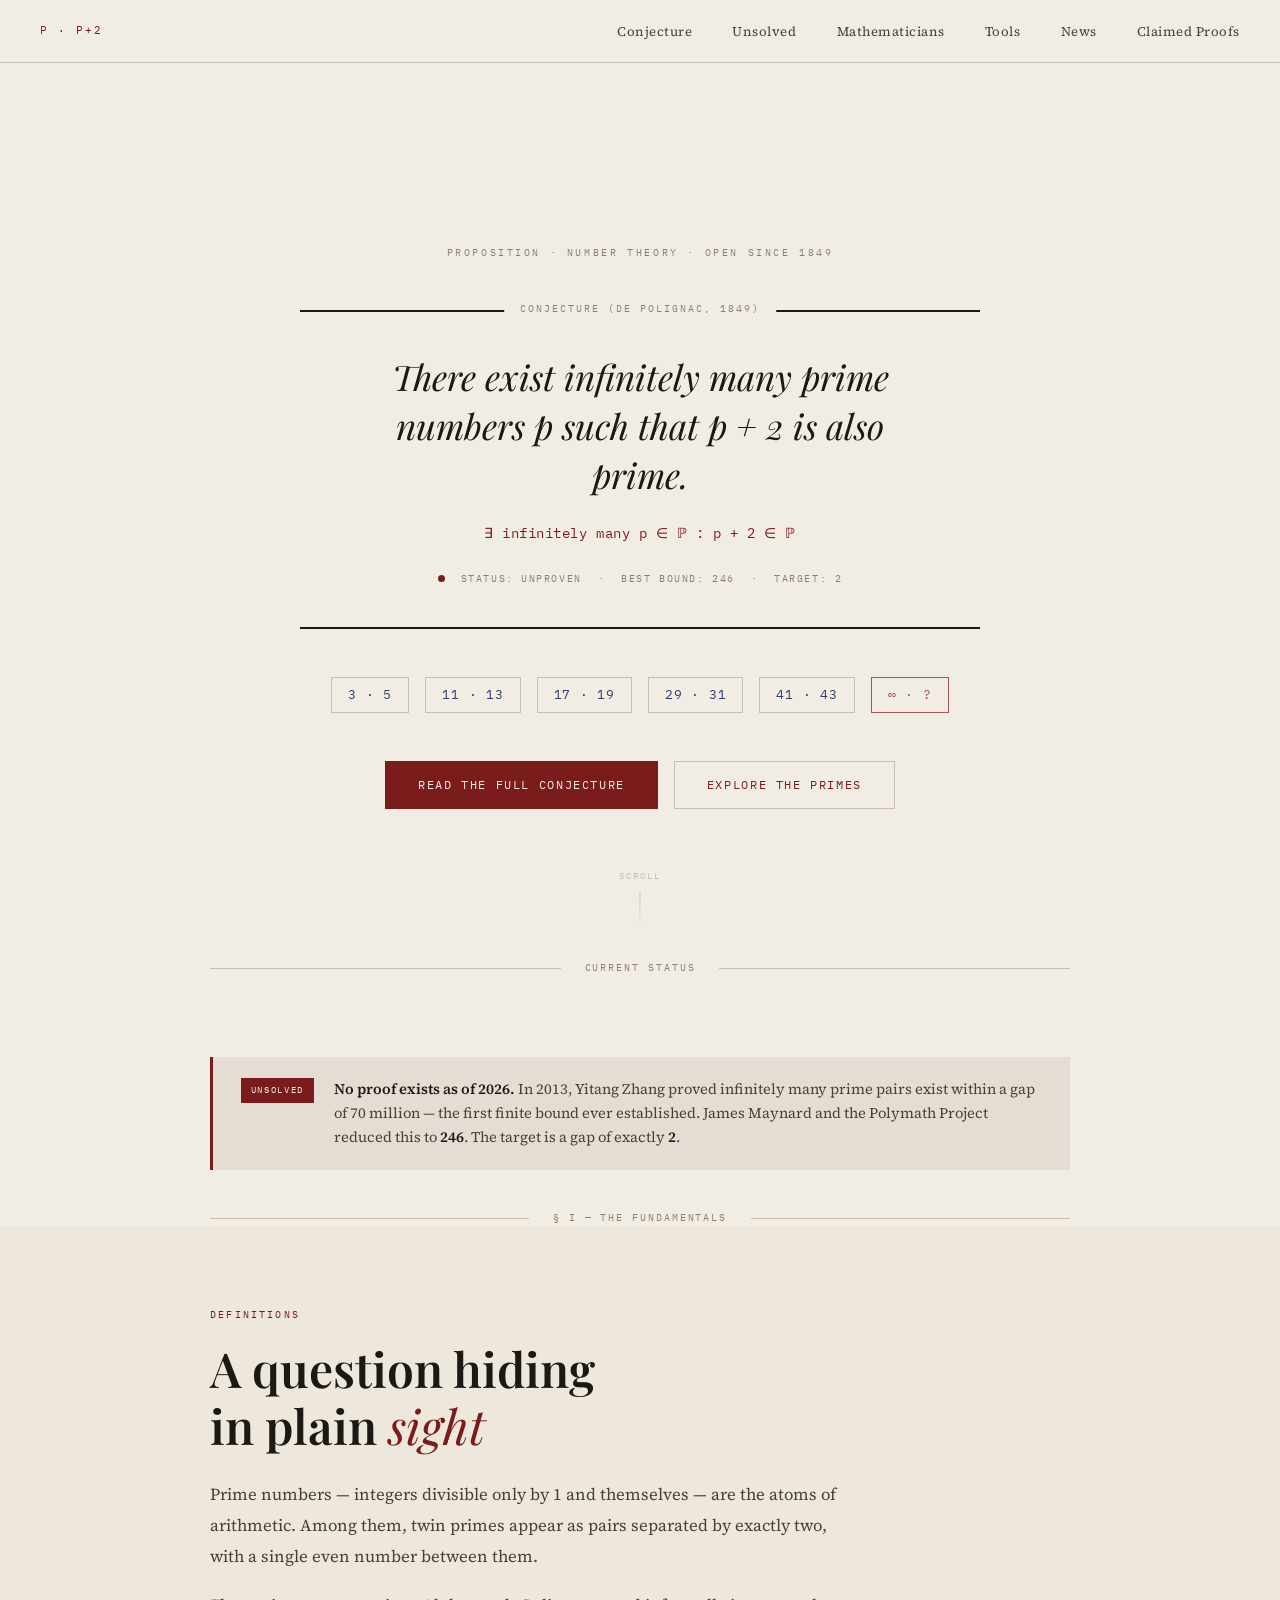
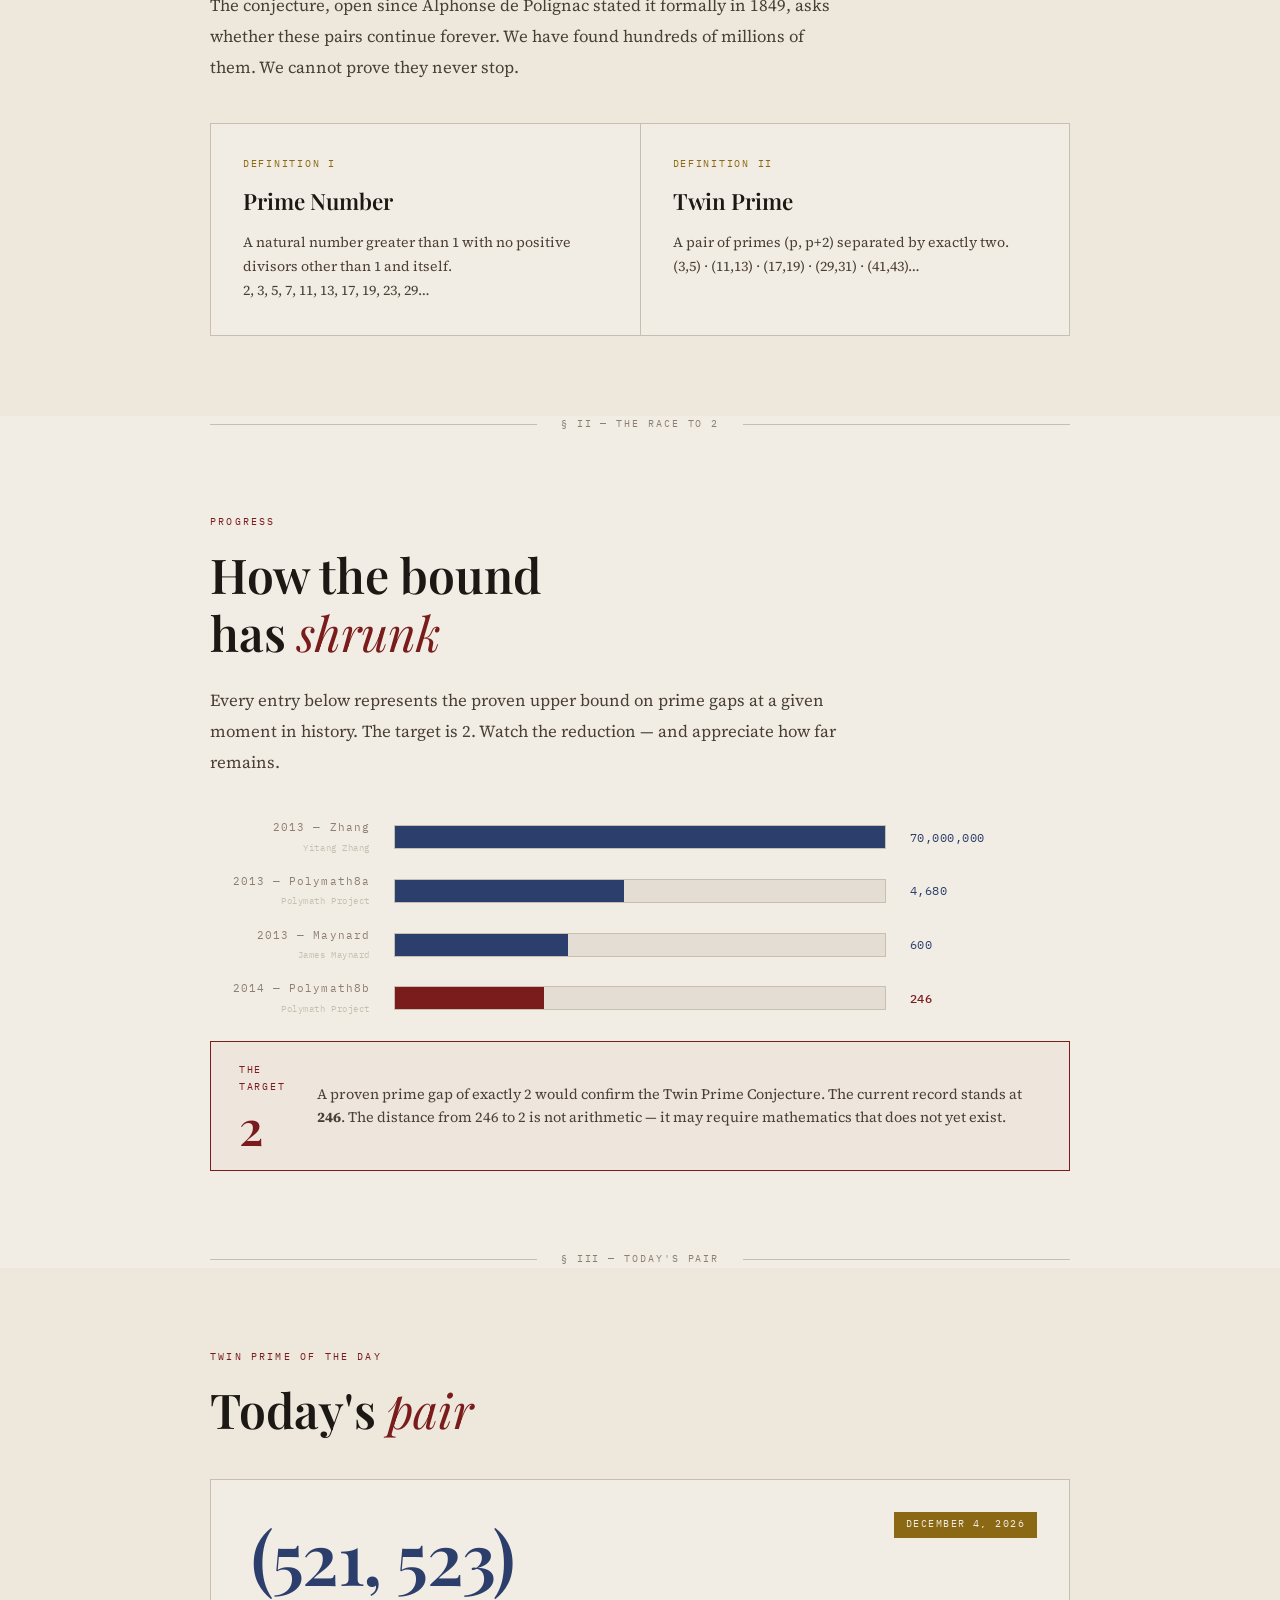
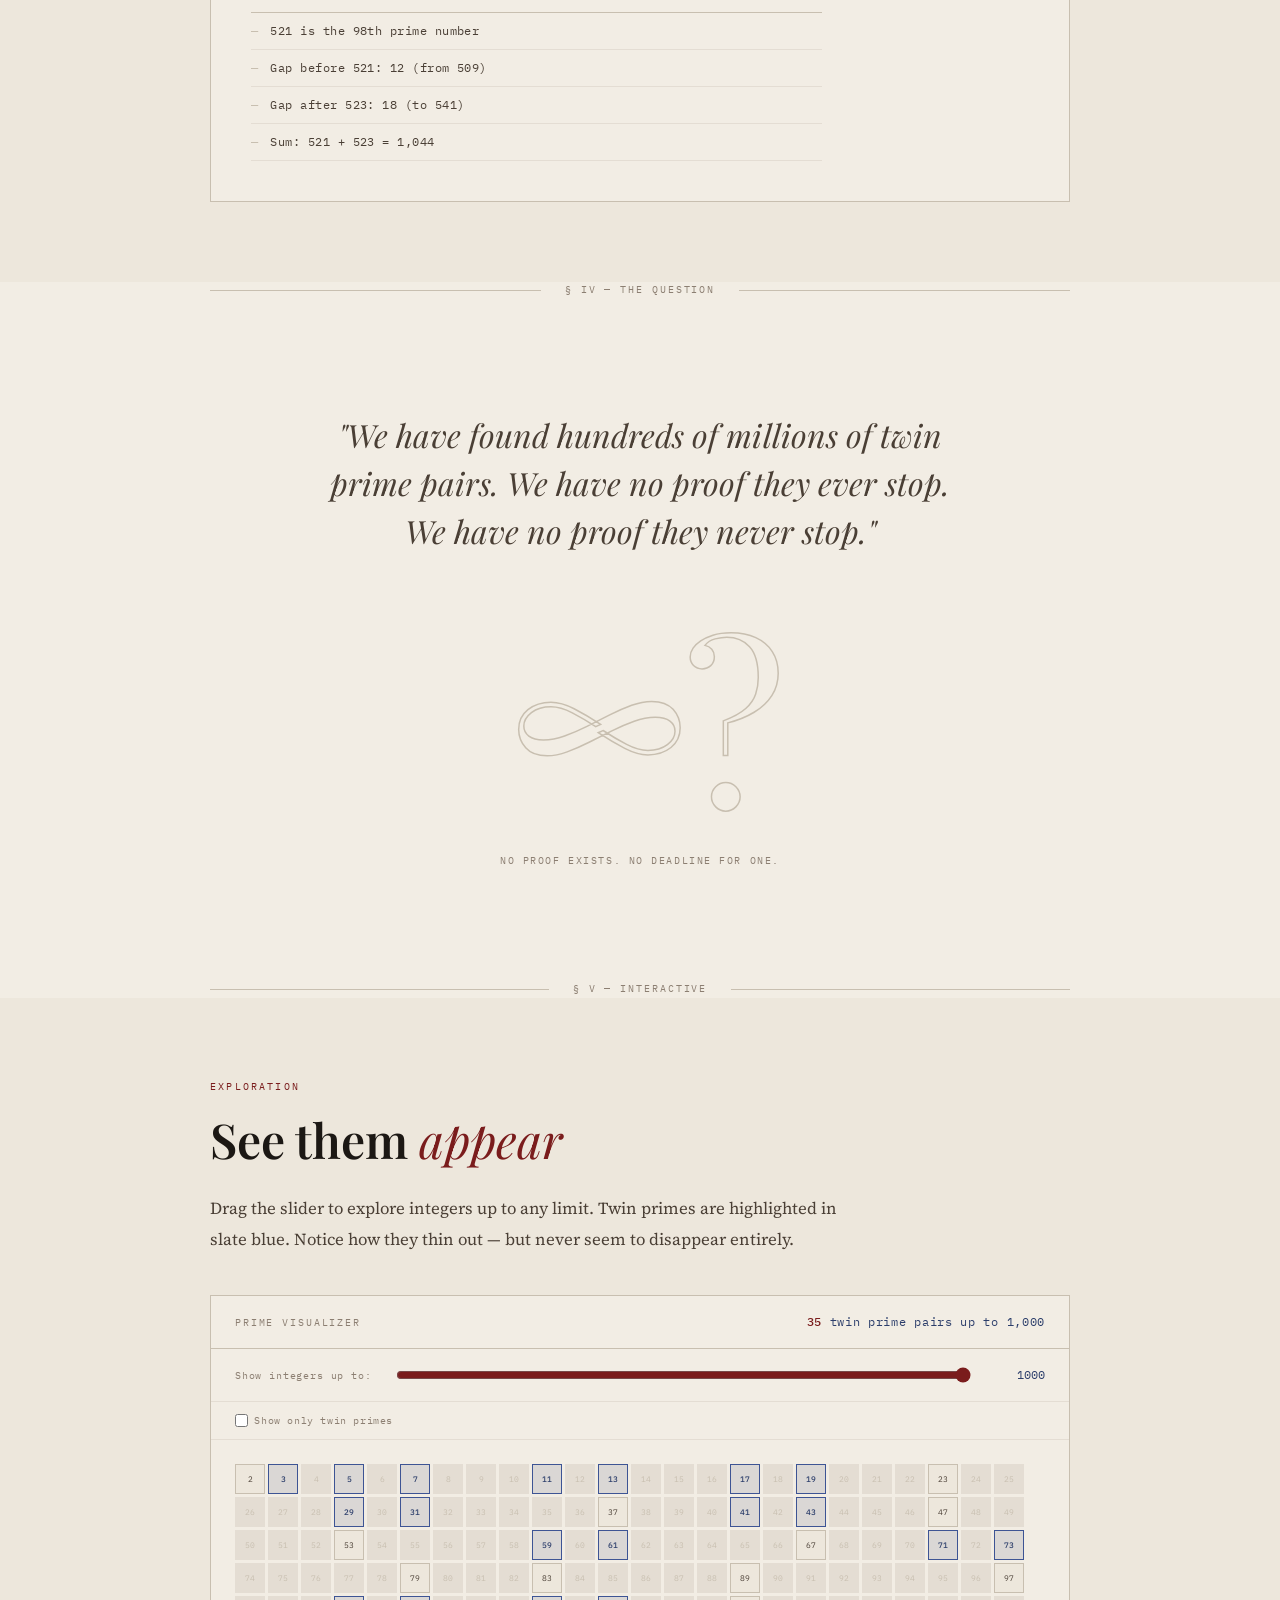
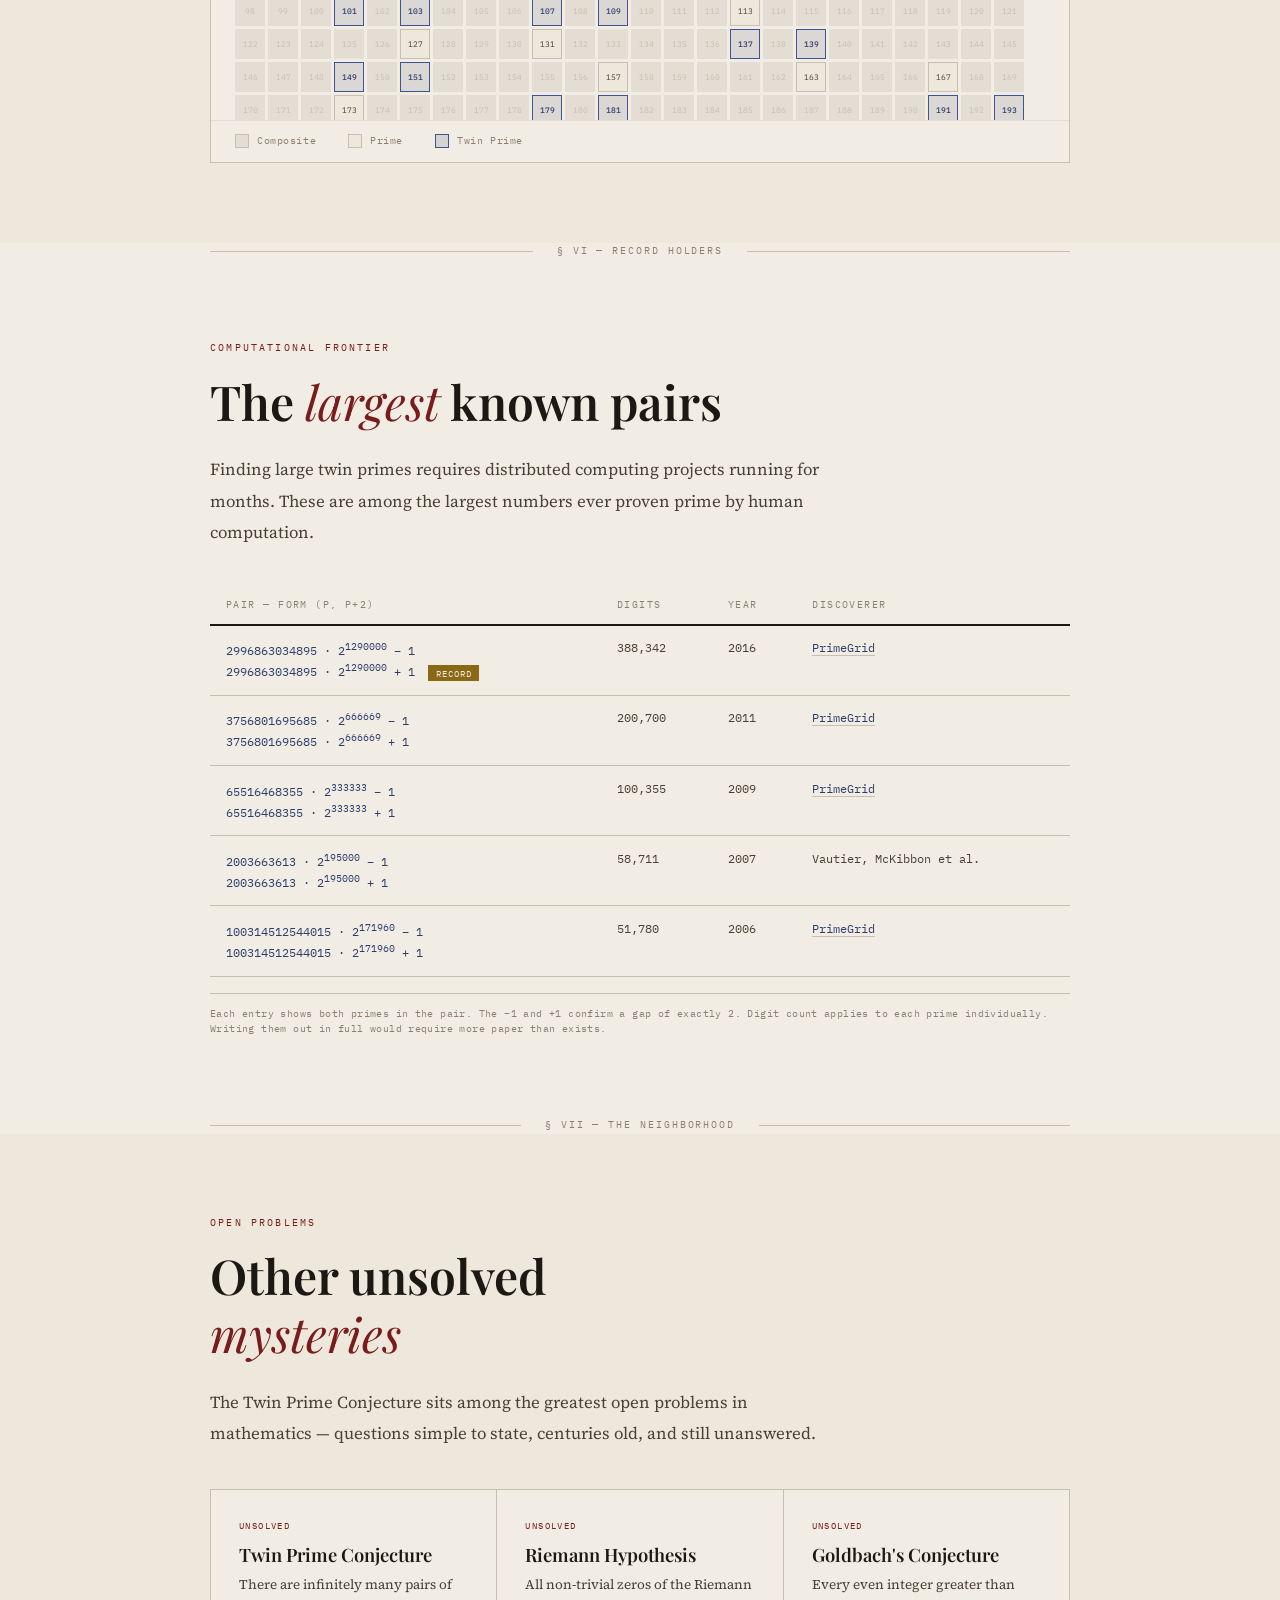
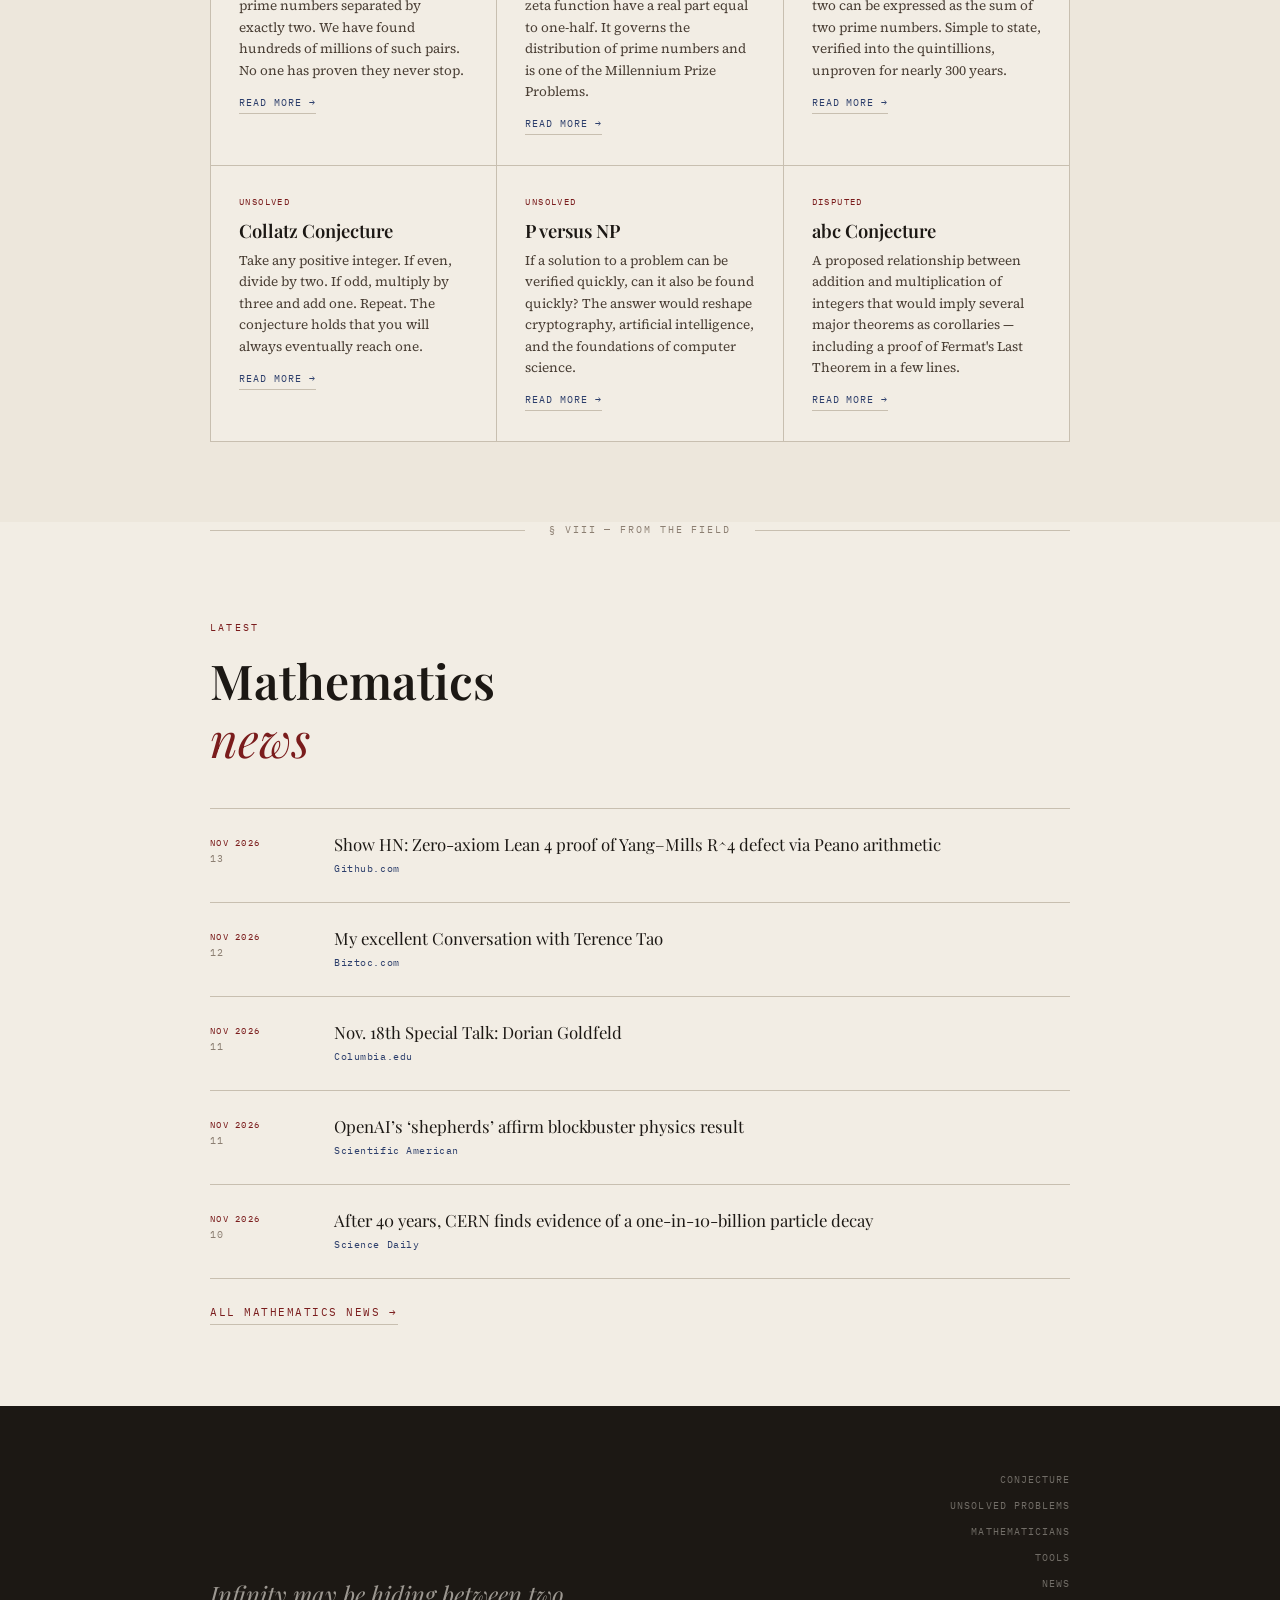
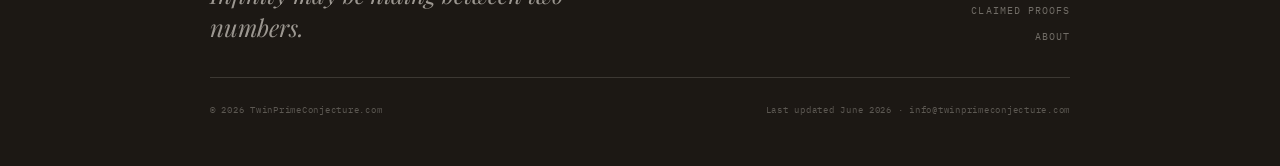
<file: index.html>
<!DOCTYPE html>
<html lang="en">
<head>
  <meta charset="UTF-8" />
  <meta name="viewport" content="width=device-width, initial-scale=1.0" />
  <title>Twin Prime Conjecture — One of Mathematics' Oldest Unsolved Mysteries</title>
  <meta name="description" content="Are there infinitely many prime pairs separated by two? Explore the Twin Prime Conjecture — a mystery open since antiquity that the greatest mathematical minds have yet to solve." />
  <meta property="og:title" content="Twin Prime Conjecture" />
  <meta property="og:description" content="Are there infinitely many prime pairs separated by two? Explore mathematics' most elegant unsolved problem." />
  <meta property="og:url" content="https://twinprimeconjecture.com" />
  <meta property="og:type" content="website" />
  <meta property="og:image" content="https://twinprimeconjecture.com/og-image.png" />
  <meta name="twitter:card" content="summary_large_image" />
  <meta name="twitter:title" content="Twin Prime Conjecture" />
  <meta name="twitter:description" content="Are there infinitely many prime pairs separated by two? Explore mathematics' most elegant unsolved problem." />
  <meta name="twitter:image" content="https://twinprimeconjecture.com/og-image.png" />
  <link rel="canonical" href="https://twinprimeconjecture.com" />
  <link rel="icon" type="image/svg+xml" href="favicon.svg" />
  <link rel="preconnect" href="https://fonts.googleapis.com" />
  <link rel="preconnect" href="https://fonts.gstatic.com" crossorigin />
  <link href="https://fonts.googleapis.com/css2?family=Playfair+Display:ital,wght@0,400;0,600;0,700;1,400;1,600&family=Source+Serif+4:ital,wght@0,300;0,400;0,600;1,300;1,400&family=IBM+Plex+Mono:wght@300;400;500&display=swap" rel="stylesheet" />

  <!-- Google tag (gtag.js) -->
  <script async src="https://www.googletagmanager.com/gtag/js?id=G-EFRN5096B6"></script>
  <script>
    window.dataLayer = window.dataLayer || [];
    function gtag(){dataLayer.push(arguments);}
    gtag('js', new Date());
    gtag('config', 'G-EFRN5096B6');
  </script>

  <style>
    /* ── TOKENS ─────────────────────────────────────────────── */
    :root {
      --paper:    #F2EDE4;
      --paper-alt:#EDE7DC;
      --ghost:    #E4DDD3;
      --rule:     #C8BFB0;
      --dim:      #8C7F72;
      --ink-light:#4A3F35;
      --ink:      #1C1814;
      --oxblood:  #7A1C1C;
      --oxblood-l:#9B2626;
      --slate:    #2C3E6B;
      --slate-l:  #3D5494;
      --gold:     #8B6914;

      --ff-display: 'Playfair Display', 'Georgia', serif;
      --ff-body:    'Source Serif 4', 'Georgia', serif;
      --ff-mono:    'IBM Plex Mono', 'Courier New', monospace;

      --max-w: 860px;
      --margin: 2.5rem;
    }

    /* ── RESET ──────────────────────────────────────────────── */
    *, *::before, *::after { box-sizing: border-box; margin: 0; padding: 0; }
    html { scroll-behavior: smooth; }
    body {
      background: var(--paper);
      color: var(--ink);
      font-family: var(--ff-body);
      font-size: 17px;
      line-height: 1.75;
      overflow-x: hidden;
    }
    a { color: inherit; text-decoration: none; }

    /* ── NAV ─────────────────────────────────────────────────── */
    .site-nav {
      position: fixed;
      top: 0; left: 0; right: 0;
      z-index: 100;
      display: flex;
      align-items: center;
      justify-content: space-between;
      padding: 1rem 2.5rem;
      background: rgba(242, 237, 228, 0.92);
      backdrop-filter: blur(10px);
      border-bottom: 1px solid var(--rule);
    }
    .nav-logo {
      font-family: var(--ff-mono);
      font-size: 0.7rem;
      letter-spacing: 0.18em;
      color: var(--oxblood);
      text-transform: uppercase;
    }
    .nav-links {
      display: flex;
      gap: 2.5rem;
      list-style: none;
    }
    .nav-links a {
      font-family: var(--ff-body);
      font-size: 0.82rem;
      font-weight: 400;
      color: var(--ink-light);
      letter-spacing: 0.04em;
      transition: color 0.2s;
      border-bottom: 1px solid transparent;
      padding-bottom: 1px;
    }
    .nav-links a:hover { color: var(--oxblood); border-bottom-color: var(--oxblood); }

    /* ── PAGE WRAP ──────────────────────────────────────────── */
    .page-wrap { padding-top: 60px; }

    /* ── HERO ───────────────────────────────────────────────── */
    #hero {
      min-height: 100vh;
      display: flex;
      flex-direction: column;
      align-items: center;
      justify-content: center;
      padding: 6rem var(--margin) 4rem;
      text-align: center;
      position: relative;
      background: var(--paper);
    }
    .hero-chapter {
      font-family: var(--ff-mono);
      font-size: 0.65rem;
      letter-spacing: 0.25em;
      color: var(--dim);
      text-transform: uppercase;
      margin-bottom: 3rem;
    }

    /* THE SIGNATURE ELEMENT: typeset theorem */
    .theorem-block {
      border-top: 2px solid var(--ink);
      border-bottom: 2px solid var(--ink);
      padding: 2.5rem 3rem;
      margin: 0 auto 3rem;
      max-width: 680px;
      position: relative;
    }
    .theorem-label {
      position: absolute;
      top: -0.7rem;
      left: 50%;
      transform: translateX(-50%);
      background: var(--paper);
      padding: 0 1rem;
      font-family: var(--ff-mono);
      font-size: 0.62rem;
      letter-spacing: 0.2em;
      color: var(--dim);
      text-transform: uppercase;
      white-space: nowrap;
    }
    .theorem-statement {
      font-family: var(--ff-display);
      font-size: clamp(1.4rem, 3.5vw, 2.2rem);
      font-weight: 400;
      font-style: italic;
      line-height: 1.4;
      color: var(--ink);
      margin-bottom: 1.5rem;
    }
    .theorem-formal {
      font-family: var(--ff-mono);
      font-size: 0.85rem;
      color: var(--oxblood);
      letter-spacing: 0.04em;
      line-height: 1.6;
    }
    .theorem-status {
      margin-top: 1.5rem;
      font-family: var(--ff-mono);
      font-size: 0.65rem;
      letter-spacing: 0.15em;
      color: var(--dim);
      text-transform: uppercase;
      display: flex;
      align-items: center;
      justify-content: center;
      gap: 1rem;
    }
    .status-dot {
      display: inline-block;
      width: 7px;
      height: 7px;
      background: var(--oxblood);
      border-radius: 50%;
    }

    .hero-pairs {
      display: flex;
      gap: 1rem;
      justify-content: center;
      flex-wrap: wrap;
      margin-bottom: 3rem;
    }
    .prime-pair {
      font-family: var(--ff-mono);
      font-size: 0.8rem;
      color: var(--slate);
      letter-spacing: 0.06em;
      padding: 0.35rem 1rem;
      border: 1px solid var(--rule);
      transition: all 0.2s;
      background: transparent;
    }
    .prime-pair:hover {
      border-color: var(--slate);
      background: var(--ghost);
    }
    .prime-pair.infinite {
      color: var(--oxblood);
      border-color: var(--oxblood);
      opacity: 0.7;
    }

    .hero-cta {
      display: flex;
      gap: 1rem;
      flex-wrap: wrap;
      justify-content: center;
    }
    .btn-primary {
      font-family: var(--ff-mono);
      font-size: 0.72rem;
      letter-spacing: 0.14em;
      text-transform: uppercase;
      color: var(--paper);
      background: var(--oxblood);
      padding: 0.8rem 2rem;
      border: 1px solid var(--oxblood);
      cursor: pointer;
      transition: background 0.2s;
      display: inline-block;
    }
    .btn-primary:hover { background: var(--oxblood-l); }
    .btn-secondary {
      font-family: var(--ff-mono);
      font-size: 0.72rem;
      letter-spacing: 0.14em;
      text-transform: uppercase;
      color: var(--oxblood);
      background: transparent;
      padding: 0.8rem 2rem;
      border: 1px solid var(--rule);
      cursor: pointer;
      transition: border-color 0.2s, color 0.2s;
      display: inline-block;
    }
    .btn-secondary:hover { border-color: var(--oxblood); }

    .scroll-hint {
      position: absolute;
      bottom: 2rem;
      left: 50%;
      transform: translateX(-50%);
      display: flex;
      flex-direction: column;
      align-items: center;
      gap: 0.5rem;
    }
    .scroll-hint span {
      font-family: var(--ff-mono);
      font-size: 0.58rem;
      letter-spacing: 0.2em;
      color: var(--rule);
      text-transform: uppercase;
    }
    .scroll-line {
      width: 1px;
      height: 36px;
      background: linear-gradient(to bottom, var(--rule), transparent);
      animation: scrollPulse 2s ease-in-out infinite;
    }
    @keyframes scrollPulse {
      0%, 100% { opacity: 0.3; }
      50% { opacity: 1; }
    }

    /* ── CHAPTER DIVIDER ────────────────────────────────────── */
    .chapter-rule {
      display: flex;
      align-items: center;
      gap: 1.5rem;
      padding: 0 var(--margin);
      max-width: calc(var(--max-w) + 2 * var(--margin));
      margin: 0 auto;
    }
    .chapter-rule::before,
    .chapter-rule::after {
      content: '';
      flex: 1;
      height: 1px;
      background: var(--rule);
    }
    .chapter-rule-label {
      font-family: var(--ff-mono);
      font-size: 0.6rem;
      letter-spacing: 0.2em;
      color: var(--dim);
      text-transform: uppercase;
      white-space: nowrap;
    }

    /* ── SECTIONS ───────────────────────────────────────────── */
    .section {
      padding: 5rem var(--margin);
    }
    .section--alt { background: var(--paper-alt); }
    .container {
      max-width: var(--max-w);
      margin: 0 auto;
    }

    .section-eyebrow {
      font-family: var(--ff-mono);
      font-size: 0.62rem;
      letter-spacing: 0.22em;
      color: var(--oxblood);
      text-transform: uppercase;
      margin-bottom: 1rem;
    }
    .section-heading {
      font-family: var(--ff-display);
      font-size: clamp(1.8rem, 4vw, 3rem);
      font-weight: 600;
      line-height: 1.2;
      color: var(--ink);
      margin-bottom: 1.5rem;
    }
    .section-heading em {
      font-style: italic;
      font-weight: 400;
      color: var(--oxblood);
    }
    .prose {
      font-size: 1.05rem;
      line-height: 1.85;
      color: var(--ink-light);
      max-width: 640px;
    }
    .prose p + p { margin-top: 1.1rem; }

    /* ── STATUS CALLOUT ─────────────────────────────────────── */
    .status-callout {
      border-left: 3px solid var(--oxblood);
      padding: 1.25rem 1.75rem;
      background: var(--ghost);
      margin-top: 2.5rem;
      display: flex;
      align-items: flex-start;
      gap: 1.25rem;
    }
    .status-tag {
      font-family: var(--ff-mono);
      font-size: 0.58rem;
      letter-spacing: 0.18em;
      text-transform: uppercase;
      color: var(--paper);
      background: var(--oxblood);
      padding: 0.25rem 0.6rem;
      white-space: nowrap;
      flex-shrink: 0;
      margin-top: 0.1rem;
    }
    .status-body {
      font-size: 0.92rem;
      line-height: 1.65;
      color: var(--ink-light);
    }
    .status-body strong { color: var(--ink); font-weight: 600; }

    /* ── DEFINITION GRID ────────────────────────────────────── */
    .def-grid {
      display: grid;
      grid-template-columns: 1fr 1fr;
      gap: 1px;
      background: var(--rule);
      border: 1px solid var(--rule);
      margin-top: 2.5rem;
    }
    .def-block {
      background: var(--paper);
      padding: 2rem;
    }
    .def-term-label {
      font-family: var(--ff-mono);
      font-size: 0.6rem;
      letter-spacing: 0.18em;
      color: var(--gold);
      text-transform: uppercase;
      margin-bottom: 0.6rem;
    }
    .def-term {
      font-family: var(--ff-display);
      font-size: 1.4rem;
      font-weight: 600;
      color: var(--ink);
      margin-bottom: 0.6rem;
    }
    .def-body {
      font-size: 0.88rem;
      line-height: 1.7;
      color: var(--ink-light);
      font-family: var(--ff-body);
    }

    /* ── BOUND TIMELINE ─────────────────────────────────────── */
    .bound-rows {
      margin-top: 2.5rem;
      display: flex;
      flex-direction: column;
      gap: 1rem;
    }
    .bound-row {
      display: grid;
      grid-template-columns: 160px 1fr 160px;
      align-items: center;
      gap: 1.5rem;
    }
    .bound-meta { text-align: right; }
    .bound-year {
      font-family: var(--ff-mono);
      font-size: 0.68rem;
      letter-spacing: 0.1em;
      color: var(--dim);
    }
    .bound-person {
      font-family: var(--ff-mono);
      font-size: 0.58rem;
      color: var(--rule);
      letter-spacing: 0.06em;
      margin-top: 0.15rem;
    }
    .bound-bar-outer {
      height: 24px;
      background: var(--ghost);
      border: 1px solid var(--rule);
      overflow: hidden;
    }
    .bound-bar-fill {
      height: 100%;
      background: var(--slate);
      transition: width 1.2s ease;
    }
    .bound-bar-fill.current { background: var(--oxblood); }
    .bound-value {
      font-family: var(--ff-mono);
      font-size: 0.75rem;
      color: var(--slate);
      letter-spacing: 0.04em;
    }
    .bound-value.current { color: var(--oxblood); font-weight: 500; }
    .bound-target {
      margin-top: 1.5rem;
      padding: 1.25rem 1.75rem;
      border: 1px solid var(--oxblood);
      background: rgba(122, 28, 28, 0.04);
      display: flex;
      align-items: center;
      gap: 2rem;
    }
    .bound-target-number {
      font-family: var(--ff-display);
      font-size: 3rem;
      font-weight: 600;
      color: var(--oxblood);
      line-height: 1;
      flex-shrink: 0;
    }
    .bound-target-text {
      font-size: 0.9rem;
      line-height: 1.6;
      color: var(--ink-light);
    }
    .bound-target-label {
      font-family: var(--ff-mono);
      font-size: 0.6rem;
      letter-spacing: 0.18em;
      text-transform: uppercase;
      color: var(--oxblood);
      margin-bottom: 0.4rem;
    }

    /* ── TWIN PRIME OF THE DAY ──────────────────────────────── */
    .today-wrap {
      margin-top: 2.5rem;
      display: grid;
      grid-template-columns: 1fr auto;
      gap: 2rem;
      align-items: start;
      border: 1px solid var(--rule);
      background: var(--paper);
    }
    .today-main { padding: 2.5rem; }
    .today-pair {
      font-family: var(--ff-display);
      font-size: clamp(2.5rem, 7vw, 4.5rem);
      font-weight: 600;
      color: var(--slate);
      line-height: 1;
      margin-bottom: 0.5rem;
      letter-spacing: -0.02em;
    }
    .today-facts {
      list-style: none;
      margin-top: 1.25rem;
      border-top: 1px solid var(--rule);
    }
    .today-facts li {
      font-family: var(--ff-mono);
      font-size: 0.72rem;
      color: var(--ink-light);
      letter-spacing: 0.04em;
      padding: 0.5rem 0;
      border-bottom: 1px solid var(--ghost);
      display: flex;
      gap: 0.75rem;
      align-items: flex-start;
    }
    .today-facts li::before {
      content: '—';
      color: var(--rule);
      flex-shrink: 0;
    }
    .today-aside {
      padding: 2rem 2rem 2rem 0;
      display: flex;
      flex-direction: column;
      align-items: flex-end;
      gap: 0.5rem;
    }
    .today-date-tag {
      font-family: var(--ff-mono);
      font-size: 0.6rem;
      letter-spacing: 0.15em;
      text-transform: uppercase;
      color: var(--paper);
      background: var(--gold);
      padding: 0.3rem 0.75rem;
      white-space: nowrap;
    }

    /* ── MYSTERY ────────────────────────────────────────────── */
    #mystery {
      text-align: center;
      padding: 7rem var(--margin);
    }
    .mystery-pull {
      font-family: var(--ff-display);
      font-size: clamp(1.3rem, 3vw, 2rem);
      font-style: italic;
      font-weight: 400;
      line-height: 1.5;
      color: var(--ink-light);
      max-width: 620px;
      margin: 0 auto 3rem;
    }
    .mystery-glyph {
      font-family: var(--ff-display);
      font-size: clamp(6rem, 18vw, 14rem);
      line-height: 1;
      color: transparent;
      -webkit-text-stroke: 1.5px var(--rule);
      letter-spacing: -0.05em;
      transition: -webkit-text-stroke-color 0.6s;
      cursor: default;
      user-select: none;
    }
    .mystery-glyph:hover { -webkit-text-stroke-color: var(--oxblood); }
    .mystery-caption {
      font-family: var(--ff-mono);
      font-size: 0.65rem;
      color: var(--dim);
      letter-spacing: 0.15em;
      text-transform: uppercase;
      margin-top: 1.5rem;
    }

    /* ── VISUALIZER ─────────────────────────────────────────── */
    .viz-panel {
      margin-top: 2.5rem;
      border: 1px solid var(--rule);
      background: var(--paper);
    }
    .viz-header {
      padding: 1rem 1.5rem;
      border-bottom: 1px solid var(--rule);
      display: flex;
      align-items: center;
      justify-content: space-between;
      flex-wrap: wrap;
      gap: 1rem;
    }
    .viz-title {
      font-family: var(--ff-mono);
      font-size: 0.65rem;
      letter-spacing: 0.18em;
      color: var(--dim);
      text-transform: uppercase;
    }
    .viz-counter {
      font-family: var(--ff-mono);
      font-size: 0.72rem;
      color: var(--slate);
      letter-spacing: 0.06em;
    }
    .viz-counter span { color: var(--oxblood); font-weight: 500; }
    .viz-controls {
      padding: 1rem 1.5rem;
      border-bottom: 1px solid var(--ghost);
      display: flex;
      align-items: center;
      gap: 1.5rem;
      flex-wrap: wrap;
    }
    .viz-range-label {
      font-family: var(--ff-mono);
      font-size: 0.65rem;
      color: var(--dim);
      letter-spacing: 0.08em;
      white-space: nowrap;
    }
    #range-slider {
      flex: 1;
      min-width: 120px;
      accent-color: var(--oxblood);
    }
    #range-value {
      font-family: var(--ff-mono);
      font-size: 0.72rem;
      color: var(--slate);
      min-width: 50px;
      text-align: right;
    }
    .viz-toggle-row {
      padding: 0.6rem 1.5rem;
      border-bottom: 1px solid var(--ghost);
      display: flex;
      gap: 1.5rem;
      flex-wrap: wrap;
    }
    .viz-toggle {
      display: flex;
      align-items: center;
      gap: 0.4rem;
      font-family: var(--ff-mono);
      font-size: 0.62rem;
      color: var(--dim);
      cursor: pointer;
      letter-spacing: 0.06em;
    }
    .viz-toggle input { accent-color: var(--oxblood); }
    #prime-grid {
      padding: 1.5rem;
      display: flex;
      flex-wrap: wrap;
      gap: 3px;
      max-height: 280px;
      overflow-y: auto;
    }
    .prime-dot {
      width: 30px;
      height: 30px;
      display: flex;
      align-items: center;
      justify-content: center;
      font-family: var(--ff-mono);
      font-size: 0.52rem;
      color: var(--rule);
      background: var(--ghost);
      transition: background 0.12s;
    }
    .prime-dot.is-prime {
      background: var(--paper-alt);
      color: var(--ink-light);
      border: 1px solid var(--rule);
    }
    .prime-dot.is-twin {
      background: rgba(44, 62, 107, 0.12);
      color: var(--slate);
      border: 1px solid var(--slate-l);
      font-weight: 500;
    }
    .prime-dot.hidden { display: none; }
    .viz-legend {
      padding: 0.75rem 1.5rem;
      border-top: 1px solid var(--ghost);
      display: flex;
      gap: 2rem;
      flex-wrap: wrap;
    }
    .legend-item {
      display: flex;
      align-items: center;
      gap: 0.5rem;
      font-family: var(--ff-mono);
      font-size: 0.6rem;
      color: var(--dim);
      letter-spacing: 0.06em;
    }
    .legend-swatch {
      width: 14px;
      height: 14px;
      flex-shrink: 0;
    }
    .legend-swatch.composite { background: var(--ghost); border: 1px solid var(--rule); }
    .legend-swatch.prime { background: var(--paper-alt); border: 1px solid var(--rule); }
    .legend-swatch.twin { background: rgba(44,62,107,0.15); border: 1px solid var(--slate-l); }

    /* ── RECORD TABLE ───────────────────────────────────────── */
    .records-table {
      width: 100%;
      border-collapse: collapse;
      margin-top: 2.5rem;
      font-family: var(--ff-mono);
      font-size: 0.75rem;
    }
    .records-table th {
      text-align: left;
      padding: 0.6rem 1rem;
      font-weight: 400;
      font-size: 0.6rem;
      letter-spacing: 0.15em;
      color: var(--dim);
      text-transform: uppercase;
      border-bottom: 2px solid var(--ink);
    }
    .records-table td {
      padding: 0.85rem 1rem;
      color: var(--ink-light);
      border-bottom: 1px solid var(--rule);
      vertical-align: top;
      line-height: 1.5;
    }
    .records-table td:first-child { color: var(--slate); }
    .records-table tr:hover td { background: var(--ghost); }
    .record-tag {
      font-size: 0.58rem;
      letter-spacing: 0.12em;
      text-transform: uppercase;
      color: var(--paper);
      background: var(--gold);
      padding: 0.1rem 0.45rem;
      margin-left: 0.4rem;
      vertical-align: middle;
    }
    .table-footnote {
      font-family: var(--ff-mono);
      font-size: 0.62rem;
      color: var(--dim);
      letter-spacing: 0.04em;
      margin-top: 1rem;
      line-height: 1.6;
      border-top: 1px solid var(--rule);
      padding-top: 0.75rem;
    }

    /* ── CONJECTURE CARDS ───────────────────────────────────── */
    .conjecture-grid {
      display: grid;
      grid-template-columns: repeat(auto-fit, minmax(240px, 1fr));
      gap: 1px;
      background: var(--rule);
      border: 1px solid var(--rule);
      margin-top: 2.5rem;
    }
    .conj-card {
      background: var(--paper);
      padding: 1.75rem;
      transition: background 0.15s;
    }
    .conj-card:hover { background: var(--ghost); }
    .conj-status {
      font-family: var(--ff-mono);
      font-size: 0.58rem;
      letter-spacing: 0.15em;
      text-transform: uppercase;
      color: var(--oxblood);
      margin-bottom: 0.6rem;
    }
    .conj-name {
      font-family: var(--ff-display);
      font-size: 1.15rem;
      font-weight: 600;
      color: var(--ink);
      margin-bottom: 0.5rem;
      line-height: 1.2;
    }
    .conj-body {
      font-size: 0.84rem;
      line-height: 1.6;
      color: var(--ink-light);
      font-family: var(--ff-body);
    }
    .conj-link {
      display: inline-block;
      margin-top: 0.85rem;
      font-family: var(--ff-mono);
      font-size: 0.6rem;
      letter-spacing: 0.1em;
      color: var(--slate);
      text-transform: uppercase;
      border-bottom: 1px solid var(--rule);
      padding-bottom: 1px;
      transition: border-color 0.2s, color 0.2s;
    }
    .conj-link:hover { color: var(--oxblood); border-color: var(--oxblood); }

    /* ── NEWS ───────────────────────────────────────────────── */
    .news-list { margin-top: 2.5rem; }
    .news-row {
      display: grid;
      grid-template-columns: 100px 1fr;
      gap: 1.5rem;
      padding: 1.5rem 0;
      border-bottom: 1px solid var(--rule);
      align-items: start;
      transition: background 0.12s;
    }
    .news-row:first-child { border-top: 1px solid var(--rule); }
    .news-row:hover { background: var(--ghost); margin: 0 -1.5rem; padding: 1.5rem; }
    .news-date {
      font-family: var(--ff-mono);
      font-size: 0.62rem;
      color: var(--dim);
      letter-spacing: 0.06em;
      line-height: 1.5;
      padding-top: 0.2rem;
    }
    .news-date .news-month {
      display: block;
      color: var(--oxblood);
      font-size: 0.58rem;
      letter-spacing: 0.14em;
      text-transform: uppercase;
      margin-bottom: 0.15rem;
    }
    .news-headline {
      font-family: var(--ff-display);
      font-size: 1.05rem;
      color: var(--ink);
      line-height: 1.35;
      margin-bottom: 0.35rem;
      transition: color 0.15s;
    }
    .news-row:hover .news-headline { color: var(--oxblood); }
    .news-source {
      font-family: var(--ff-mono);
      font-size: 0.6rem;
      color: var(--slate);
      letter-spacing: 0.06em;
    }
    .news-empty {
      padding: 3rem;
      text-align: center;
      font-family: var(--ff-mono);
      font-size: 0.72rem;
      color: var(--dim);
      letter-spacing: 0.1em;
      border: 1px solid var(--rule);
    }
    .view-more {
      display: inline-block;
      margin-top: 1.5rem;
      font-family: var(--ff-mono);
      font-size: 0.68rem;
      letter-spacing: 0.14em;
      color: var(--oxblood);
      text-transform: uppercase;
      border-bottom: 1px solid var(--rule);
      padding-bottom: 2px;
      transition: border-color 0.2s;
    }
    .view-more:hover { border-color: var(--oxblood); }

    /* ── FOOTER ─────────────────────────────────────────────── */
    .site-footer {
      background: var(--ink);
      color: var(--paper);
      padding: 4rem var(--margin) 3rem;
      margin-top: 0;
    }
    .footer-inner {
      max-width: var(--max-w);
      margin: 0 auto;
      display: grid;
      grid-template-columns: 1fr auto;
      gap: 3rem;
      align-items: end;
      padding-bottom: 2rem;
      border-bottom: 1px solid rgba(242,237,228,0.15);
    }
    .footer-motto {
      font-family: var(--ff-display);
      font-size: clamp(1rem, 2.5vw, 1.5rem);
      font-style: italic;
      color: rgba(242,237,228,0.6);
      line-height: 1.4;
      max-width: 440px;
    }
    .footer-nav {
      display: flex;
      flex-direction: column;
      gap: 0.5rem;
      text-align: right;
    }
    .footer-nav a {
      font-family: var(--ff-mono);
      font-size: 0.65rem;
      letter-spacing: 0.1em;
      color: rgba(242,237,228,0.4);
      text-transform: uppercase;
      transition: color 0.2s;
    }
    .footer-nav a:hover { color: rgba(242,237,228,0.9); }
    .footer-copy {
      max-width: var(--max-w);
      margin: 1.5rem auto 0;
      font-family: var(--ff-mono);
      font-size: 0.58rem;
      color: rgba(242,237,228,0.3);
      letter-spacing: 0.08em;
      display: flex;
      justify-content: space-between;
      flex-wrap: wrap;
      gap: 0.5rem;
    }

    /* ── RESPONSIVE ─────────────────────────────────────────── */
    @media (max-width: 680px) {
      .site-nav { padding: 1rem 1.25rem; }
      .nav-links { gap: 1.25rem; }
      .nav-links a { font-size: 0.75rem; }
      .theorem-block { padding: 2rem 1.5rem; }
      .def-grid { grid-template-columns: 1fr; }
      .bound-row { grid-template-columns: 100px 1fr 100px; gap: 0.75rem; }
      .today-wrap { grid-template-columns: 1fr; }
      .today-aside { padding: 0 1.5rem 1.5rem; flex-direction: row; align-items: center; }
      .footer-inner { grid-template-columns: 1fr; }
      .footer-nav { text-align: left; }
      .news-row { grid-template-columns: 1fr; gap: 0.4rem; }
      .news-row:hover { margin: 0 -1.25rem; padding: 1.5rem 1.25rem; }
      .section { padding: 4rem 1.25rem; }
      #mystery { padding: 5rem 1.25rem; }
    }
    @media (prefers-reduced-motion: reduce) {
      .scroll-line { animation: none; }
    }
  </style>
</head>
<body>

  <!-- NAV -->
  <nav class="site-nav">
    <a href="index.html" class="nav-logo">p · p+2</a>
    <ul class="nav-links">
      <li><a href="conjecture.html">Conjecture</a></li>
      <li><a href="unsolved.html">Unsolved</a></li>
      <li><a href="mathematicians.html">Mathematicians</a></li>
      <li><a href="tools.html">Tools</a></li>
      <li><a href="news.html">News</a></li>
      <li><a href="claimed-proofs.html">Claimed Proofs</a></li>
    </ul>
  </nav>

  <div class="page-wrap">

  <!-- ── HERO ── -->
  <section id="hero">
    <p class="hero-chapter">Proposition · Number Theory · Open Since 1849</p>

    <div class="theorem-block">
      <span class="theorem-label">Conjecture (de Polignac, 1849)</span>
      <p class="theorem-statement">There exist infinitely many prime numbers p such that p + 2 is also prime.</p>
      <p class="theorem-formal">∃ infinitely many p ∈ ℙ : p + 2 ∈ ℙ</p>
      <div class="theorem-status">
        <span class="status-dot"></span>
        <span>Status: Unproven</span>
        <span>·</span>
        <span>Best bound: 246</span>
        <span>·</span>
        <span>Target: 2</span>
      </div>
    </div>

    <div class="hero-pairs">
      <span class="prime-pair">3 · 5</span>
      <span class="prime-pair">11 · 13</span>
      <span class="prime-pair">17 · 19</span>
      <span class="prime-pair">29 · 31</span>
      <span class="prime-pair">41 · 43</span>
      <span class="prime-pair infinite">∞ · ?</span>
    </div>

    <div class="hero-cta">
      <a href="conjecture.html" class="btn-primary">Read the full conjecture</a>
      <a href="#visualizer" class="btn-secondary">Explore the primes</a>
    </div>

    <div class="scroll-hint">
      <span>Scroll</span>
      <div class="scroll-line"></div>
    </div>
  </section>

  <!-- ── STATUS ── -->
  <div class="chapter-rule"><span class="chapter-rule-label">Current Status</span></div>
  <div class="section" style="padding-top: 2.5rem; padding-bottom: 2.5rem;">
    <div class="container">
      <div class="status-callout">
        <span class="status-tag">Unsolved</span>
        <p class="status-body">
          <strong>No proof exists as of 2026.</strong> In 2013, Yitang Zhang proved infinitely many prime pairs exist within a gap of 70 million — the first finite bound ever established. James Maynard and the Polymath Project reduced this to <strong>246</strong>. The target is a gap of exactly <strong>2</strong>.
        </p>
      </div>
    </div>
  </div>

  <!-- ── WHAT IS IT ── -->
  <div class="chapter-rule"><span class="chapter-rule-label">§ I — The Fundamentals</span></div>
  <section class="section section--alt" id="what">
    <div class="container">
      <p class="section-eyebrow">Definitions</p>
      <h2 class="section-heading">A question hiding<br />in plain <em>sight</em></h2>
      <div class="prose">
        <p>Prime numbers — integers divisible only by 1 and themselves — are the atoms of arithmetic. Among them, twin primes appear as pairs separated by exactly two, with a single even number between them.</p>
        <p>The conjecture, open since Alphonse de Polignac stated it formally in 1849, asks whether these pairs continue forever. We have found hundreds of millions of them. We cannot prove they never stop.</p>
      </div>
      <div class="def-grid">
        <div class="def-block">
          <p class="def-term-label">Definition I</p>
          <p class="def-term">Prime Number</p>
          <p class="def-body">A natural number greater than 1 with no positive divisors other than 1 and itself.<br />2, 3, 5, 7, 11, 13, 17, 19, 23, 29…</p>
        </div>
        <div class="def-block">
          <p class="def-term-label">Definition II</p>
          <p class="def-term">Twin Prime</p>
          <p class="def-body">A pair of primes (p, p+2) separated by exactly two.<br />(3,5) · (11,13) · (17,19) · (29,31) · (41,43)…</p>
        </div>
      </div>
    </div>
  </section>

  <!-- ── RACE TO 2 ── -->
  <div class="chapter-rule"><span class="chapter-rule-label">§ II — The Race to 2</span></div>
  <section class="section" id="bound-timeline">
    <div class="container">
      <p class="section-eyebrow">Progress</p>
      <h2 class="section-heading">How the bound<br />has <em>shrunk</em></h2>
      <div class="prose">
        <p>Every entry below represents the proven upper bound on prime gaps at a given moment in history. The target is 2. Watch the reduction — and appreciate how far remains.</p>
      </div>
      <div class="bound-rows" id="bound-bars"></div>
      <div class="bound-target">
        <div>
          <p class="bound-target-label">The Target</p>
          <p class="bound-target-number">2</p>
        </div>
        <p class="bound-target-text">A proven prime gap of exactly 2 would confirm the Twin Prime Conjecture. The current record stands at <strong>246</strong>. The distance from 246 to 2 is not arithmetic — it may require mathematics that does not yet exist.</p>
      </div>
    </div>
  </section>

  <!-- ── TWIN PRIME OF THE DAY ── -->
  <div class="chapter-rule"><span class="chapter-rule-label">§ III — Today's Pair</span></div>
  <section class="section section--alt" id="today">
    <div class="container">
      <p class="section-eyebrow">Twin Prime of the Day</p>
      <h2 class="section-heading">Today's <em>pair</em></h2>
      <div class="today-wrap">
        <div class="today-main">
          <p class="today-pair" id="today-pair">—</p>
          <ul class="today-facts" id="today-facts"></ul>
        </div>
        <div class="today-aside">
          <span class="today-date-tag" id="today-date"></span>
        </div>
      </div>
    </div>
  </section>

  <!-- ── THE MYSTERY ── -->
  <div class="chapter-rule"><span class="chapter-rule-label">§ IV — The Question</span></div>
  <section id="mystery">
    <p class="mystery-pull">"We have found hundreds of millions of twin prime pairs. We have no proof they ever stop. We have no proof they never stop."</p>
    <div class="mystery-glyph">∞?</div>
    <p class="mystery-caption">No proof exists. No deadline for one.</p>
  </section>

  <!-- ── VISUALIZER ── -->
  <div class="chapter-rule"><span class="chapter-rule-label">§ V — Interactive</span></div>
  <section class="section section--alt" id="visualizer">
    <div class="container">
      <p class="section-eyebrow">Exploration</p>
      <h2 class="section-heading">See them <em>appear</em></h2>
      <div class="prose">
        <p>Drag the slider to explore integers up to any limit. Twin primes are highlighted in slate blue. Notice how they thin out — but never seem to disappear entirely.</p>
      </div>
      <div class="viz-panel">
        <div class="viz-header">
          <span class="viz-title">Prime Visualizer</span>
          <span class="viz-counter" id="viz-counter"></span>
        </div>
        <div class="viz-controls">
          <span class="viz-range-label">Show integers up to:</span>
          <input type="range" id="range-slider" min="50" max="1000" value="1000" step="10" />
          <span id="range-value">1000</span>
        </div>
        <div class="viz-toggle-row">
          <label class="viz-toggle">
            <input type="checkbox" id="show-only-twins" onchange="renderGrid()" />
            Show only twin primes
          </label>
        </div>
        <div id="prime-grid"></div>
        <div class="viz-legend">
          <div class="legend-item"><div class="legend-swatch composite"></div> Composite</div>
          <div class="legend-item"><div class="legend-swatch prime"></div> Prime</div>
          <div class="legend-item"><div class="legend-swatch twin"></div> Twin Prime</div>
        </div>
      </div>
    </div>
  </section>

  <!-- ── RECORD HOLDERS ── -->
  <div class="chapter-rule"><span class="chapter-rule-label">§ VI — Record Holders</span></div>
  <section class="section" id="pairs">
    <div class="container">
      <p class="section-eyebrow">Computational Frontier</p>
      <h2 class="section-heading">The <em>largest</em> known pairs</h2>
      <div class="prose">
        <p>Finding large twin primes requires distributed computing projects running for months. These are among the largest numbers ever proven prime by human computation.</p>
      </div>
      <table class="records-table">
        <thead>
          <tr>
            <th>Pair — form (p, p+2)</th>
            <th>Digits</th>
            <th>Year</th>
            <th>Discoverer</th>
          </tr>
        </thead>
        <tbody>
          <tr>
            <td>
              2996863034895 · 2<sup>1290000</sup> − 1<br />
              2996863034895 · 2<sup>1290000</sup> + 1
              <span class="record-tag">Record</span>
            </td>
            <td>388,342</td>
            <td>2016</td>
            <td><a href="https://www.primegrid.com" target="_blank" rel="noopener" style="color:var(--slate); border-bottom: 1px solid var(--rule);">PrimeGrid</a></td>
          </tr>
          <tr>
            <td>
              3756801695685 · 2<sup>666669</sup> − 1<br />
              3756801695685 · 2<sup>666669</sup> + 1
            </td>
            <td>200,700</td>
            <td>2011</td>
            <td><a href="https://www.primegrid.com" target="_blank" rel="noopener" style="color:var(--slate); border-bottom: 1px solid var(--rule);">PrimeGrid</a></td>
          </tr>
          <tr>
            <td>
              65516468355 · 2<sup>333333</sup> − 1<br />
              65516468355 · 2<sup>333333</sup> + 1
            </td>
            <td>100,355</td>
            <td>2009</td>
            <td><a href="https://www.primegrid.com" target="_blank" rel="noopener" style="color:var(--slate); border-bottom: 1px solid var(--rule);">PrimeGrid</a></td>
          </tr>
          <tr>
            <td>
              2003663613 · 2<sup>195000</sup> − 1<br />
              2003663613 · 2<sup>195000</sup> + 1
            </td>
            <td>58,711</td>
            <td>2007</td>
            <td>Vautier, McKibbon et al.</td>
          </tr>
          <tr>
            <td>
              100314512544015 · 2<sup>171960</sup> − 1<br />
              100314512544015 · 2<sup>171960</sup> + 1
            </td>
            <td>51,780</td>
            <td>2006</td>
            <td><a href="https://www.primegrid.com" target="_blank" rel="noopener" style="color:var(--slate); border-bottom: 1px solid var(--rule);">PrimeGrid</a></td>
          </tr>
        </tbody>
      </table>
      <p class="table-footnote">Each entry shows both primes in the pair. The −1 and +1 confirm a gap of exactly 2. Digit count applies to each prime individually. Writing them out in full would require more paper than exists.</p>
    </div>
  </section>

  <!-- ── RELATED ── -->
  <div class="chapter-rule"><span class="chapter-rule-label">§ VII — The Neighborhood</span></div>
  <section class="section section--alt" id="related">
    <div class="container">
      <p class="section-eyebrow">Open Problems</p>
      <h2 class="section-heading">Other unsolved<br /><em>mysteries</em></h2>
      <div class="prose">
        <p>The Twin Prime Conjecture sits among the greatest open problems in mathematics — questions simple to state, centuries old, and still unanswered.</p>
      </div>
      <div class="conjecture-grid" id="conjecture-cards"></div>
    </div>
  </section>

  <!-- ── NEWS ── -->
  <div class="chapter-rule"><span class="chapter-rule-label">§ VIII — From the Field</span></div>
  <section class="section" id="latest">
    <div class="container">
      <p class="section-eyebrow">Latest</p>
      <h2 class="section-heading">Mathematics<br /><em>news</em></h2>
      <div id="news-container"></div>
      <a href="news.html" class="view-more">All mathematics news →</a>
    </div>
  </section>

  </div><!-- /page-wrap -->

  <!-- FOOTER -->
  <footer class="site-footer">
    <div class="footer-inner">
      <p class="footer-motto">Infinity may be hiding between two numbers.</p>
      <nav class="footer-nav">
        <a href="conjecture.html">Conjecture</a>
        <a href="unsolved.html">Unsolved Problems</a>
        <a href="mathematicians.html">Mathematicians</a>
        <a href="tools.html">Tools</a>
        <a href="news.html">News</a>
        <a href="claimed-proofs.html">Claimed Proofs</a>
        <a href="about.html">About</a>
      </nav>
    </div>
    <div class="footer-copy">
      <span>© 2026 TwinPrimeConjecture.com</span>
      <span>Last updated June 2026 · info@twinprimeconjecture.com</span>
    </div>
  </footer>

  <script>
    /* ── BOUND TIMELINE ── */
    (function () {
      const bounds = [
        { year: '2013 — Zhang',      value: 70000000, label: '70,000,000', person: 'Yitang Zhang' },
        { year: '2013 — Polymath8a', value: 4680,     label: '4,680',      person: 'Polymath Project' },
        { year: '2013 — Maynard',    value: 600,      label: '600',        person: 'James Maynard' },
        { year: '2014 — Polymath8b', value: 246,      label: '246',        person: 'Polymath Project', current: true },
      ];
      const max = Math.log(bounds[0].value);
      const container = document.getElementById('bound-bars');
      bounds.forEach(b => {
        const pct = Math.max((Math.log(b.value) / max) * 100, 2).toFixed(1);
        container.innerHTML += `
          <div class="bound-row">
            <div class="bound-meta">
              <p class="bound-year">${b.year}</p>
              <p class="bound-person">${b.person}</p>
            </div>
            <div class="bound-bar-outer">
              <div class="bound-bar-fill ${b.current ? 'current' : ''}" style="width:${pct}%"></div>
            </div>
            <p class="bound-value ${b.current ? 'current' : ''}">${b.label}</p>
          </div>`;
      });
    })();

    /* ── TWIN PRIME OF THE DAY ── */
    (function () {
      const pairs = [
        [3,5],[5,7],[11,13],[17,19],[29,31],[41,43],[59,61],[71,73],
        [101,103],[107,109],[137,139],[149,151],[179,181],[191,193],
        [197,199],[227,229],[239,241],[269,271],[281,283],[311,313],
        [347,349],[419,421],[431,433],[461,463],[521,523],[569,571],
        [599,601],[617,619],[641,643],[659,661],[809,811],[821,823],
        [827,829],[857,859],[881,883],[1019,1021],[1031,1033],
        [1049,1051],[1061,1063],[1091,1093],[1151,1153],[1229,1231],
        [1277,1279],[1289,1291],[1301,1303],[1319,1321],[1427,1429],
        [1451,1453],[1481,1483],[1487,1489],[1607,1609],[1619,1621],
        [1667,1669],[1697,1699],[1721,1723],[1787,1789],[1871,1873],
        [1877,1879],[1931,1933],[1949,1951],[1997,1999],[2027,2029],
        [2081,2083],[2087,2089],[2111,2113],[2129,2131],[2141,2143],
        [2237,2239],[2267,2269],[2309,2311],[2339,2341],[2381,2383],
        [2549,2551],[2591,2593],[2657,2659],[2687,2689],[2711,2713],
        [2729,2731],[2789,2791],[2801,2803],[2969,2971],[2999,3001],
        [3119,3121],[3167,3169],[3251,3253],[3257,3259],[3299,3301],
        [3329,3331],[3359,3361],[3371,3373],[3389,3391],[3461,3463],
        [3467,3469],[3527,3529],[3539,3541],[3557,3559],[3581,3583],
        [3671,3673],[3767,3769],[3821,3823],[3851,3853],[3917,3919],
        [3929,3931],[4001,4003],[4049,4051],[4091,4093],[4127,4129],
        [4157,4159],[4217,4219],[4229,4231],[4241,4243],[4259,4261],
        [4271,4273],[4289,4291],[4337,4339],[4421,4423],[4481,4483],
        [4517,4519],[4547,4549],[4637,4639],[4649,4651],[4721,4723],
        [4787,4789],[4799,4801],[4931,4933],[4967,4969],[5009,5011],
        [5021,5023],[5051,5053],[5081,5083],[5099,5101],[5231,5233],
        [5279,5281],[5417,5419],[5441,5443],[5477,5479],[5501,5503],
        [5519,5521],[5639,5641],[5651,5653],[5657,5659],[5741,5743],
        [5849,5851],[5867,5869],[5879,5881],[6089,6091],[6131,6133],
        [6197,6199],[6269,6271],[6299,6301],[6311,6313],[6317,6319],
        [6329,6331],[6359,6361],[6449,6451],[6469,6471],[6551,6553],
      ];

      function isPrime(n) {
        if (n < 2) return false;
        if (n < 4) return true;
        if (n % 2 === 0 || n % 3 === 0) return false;
        for (let i = 5; i * i <= n; i += 6)
          if (n % i === 0 || n % (i + 2) === 0) return false;
        return true;
      }

      function primeIndex(p) {
        let count = 0, num = 1;
        while (num < p) { num++; if (isPrime(num)) count++; }
        return count;
      }

      function ordinal(n) {
        const mod100 = n % 100;
        const mod10 = n % 10;
        if (mod100 >= 11 && mod100 <= 13) return n + 'th';
        if (mod10 === 1) return n + 'st';
        if (mod10 === 2) return n + 'nd';
        if (mod10 === 3) return n + 'rd';
        return n + 'th';
      }

      function gapBefore(p) {
        let n = p - 1;
        while (n > 1 && !isPrime(n)) n--;
        return p - n;
      }

      function gapAfter(q) {
        let n = q + 1;
        while (!isPrime(n)) n++;
        return n - q;
      }

      const now = new Date();
      const dayOfYear = Math.floor((now - new Date(now.getFullYear(), 0, 0)) / 86400000);
      const [p, q] = pairs[dayOfYear % pairs.length];

      document.getElementById('today-pair').textContent = `(${p.toLocaleString()}, ${q.toLocaleString()})`;

      const idx = primeIndex(p);
      const facts = [
        `${p.toLocaleString()} is the ${ordinal(idx)} prime number`,
        `Gap before ${p.toLocaleString()}: ${gapBefore(p)} (from ${(p - gapBefore(p)).toLocaleString()})`,
        `Gap after ${q.toLocaleString()}: ${gapAfter(q)} (to ${(q + gapAfter(q)).toLocaleString()})`,
        `Sum: ${p.toLocaleString()} + ${q.toLocaleString()} = ${(p + q).toLocaleString()}`,
      ];

      const factsEl = document.getElementById('today-facts');
      facts.forEach(f => { factsEl.innerHTML += `<li>${f}</li>`; });

      document.getElementById('today-date').textContent =
        now.toLocaleDateString('en-US', { month: 'long', day: 'numeric', year: 'numeric' });
    })();

    /* ── PRIME VISUALIZER ── */
    function sieve(limit) {
      const isP = new Array(limit + 1).fill(true);
      isP[0] = isP[1] = false;
      for (let i = 2; i * i <= limit; i++)
        if (isP[i]) for (let j = i * i; j <= limit; j += i) isP[j] = false;
      return isP;
    }

    function renderGrid() {
      const limit = Number(document.getElementById('range-slider').value);
      const onlyTwins = document.getElementById('show-only-twins').checked;
      document.getElementById('range-value').textContent = limit;

      const isP = sieve(limit);
      const twins = new Set();
      for (let i = 2; i <= limit - 2; i++)
        if (isP[i] && isP[i + 2]) { twins.add(i); twins.add(i + 2); }

      let twinCount = 0;
      for (let i = 2; i <= limit - 2; i++) if (isP[i] && isP[i + 2]) twinCount++;

      document.getElementById('viz-counter').innerHTML =
        `<span>${twinCount}</span> twin prime pair${twinCount !== 1 ? 's' : ''} up to ${limit.toLocaleString()}`;

      const grid = document.getElementById('prime-grid');
      grid.innerHTML = '';
      for (let i = 2; i <= limit; i++) {
        const isTwin = twins.has(i);
        if (onlyTwins && !isTwin) continue;
        const div = document.createElement('div');
        div.className = 'prime-dot' + (isTwin ? ' is-twin' : isP[i] ? ' is-prime' : '');
        div.textContent = i;
        div.title = isTwin ? `${i} — twin prime` : isP[i] ? `${i} — prime` : `${i}`;
        grid.appendChild(div);
      }
    }

    document.getElementById('range-slider').addEventListener('input', renderGrid);
    renderGrid();

    /* ── CONJECTURE CARDS ── */
    fetch('conjectures.json')
      .then(r => r.json())
      .then(data => {
        const c = document.getElementById('conjecture-cards');
        c.innerHTML = '';
        data.slice(0, 6).forEach(item => {
          c.innerHTML += `
            <div class="conj-card">
              <p class="conj-status">${item.status || 'Unsolved'}</p>
              <p class="conj-name">${item.name}</p>
              <p class="conj-body">${item.summary}</p>
              <a href="unsolved.html#${item.id}" class="conj-link">Read more →</a>
            </div>`;
        });
      })
      .catch(() => {});

    /* ── NEWS ── */
    fetch('news.json')
      .then(r => r.json())
      .then(articles => {
        const container = document.getElementById('news-container');
        if (!articles || articles.length === 0) {
          container.innerHTML = '<div class="news-empty">No articles yet — pipeline runs four times daily.</div>';
          return;
        }
        container.innerHTML = '<div class="news-list">' +
          articles.slice(0, 5).map(a => {
            const d = a.publishedAt ? new Date(a.publishedAt) : null;
            const month = d ? d.toLocaleDateString('en-US', { month: 'short', year: 'numeric' }) : '';
            const day = d ? d.toLocaleDateString('en-US', { day: 'numeric' }) : '';
            return `
              <a href="${a.url || '#'}" target="_blank" rel="noopener" class="news-row">
                <div class="news-date">
                  <span class="news-month">${month}</span>
                  ${day}
                </div>
                <div>
                  <p class="news-headline">${a.title}</p>
                  <p class="news-source">${a.source?.name || ''}</p>
                </div>
              </a>`;
          }).join('') + '</div>';
      })
      .catch(() => {
        document.getElementById('news-container').innerHTML =
          '<div class="news-empty">Could not load news.</div>';
      });
  </script>

</body>
</html>
</file>
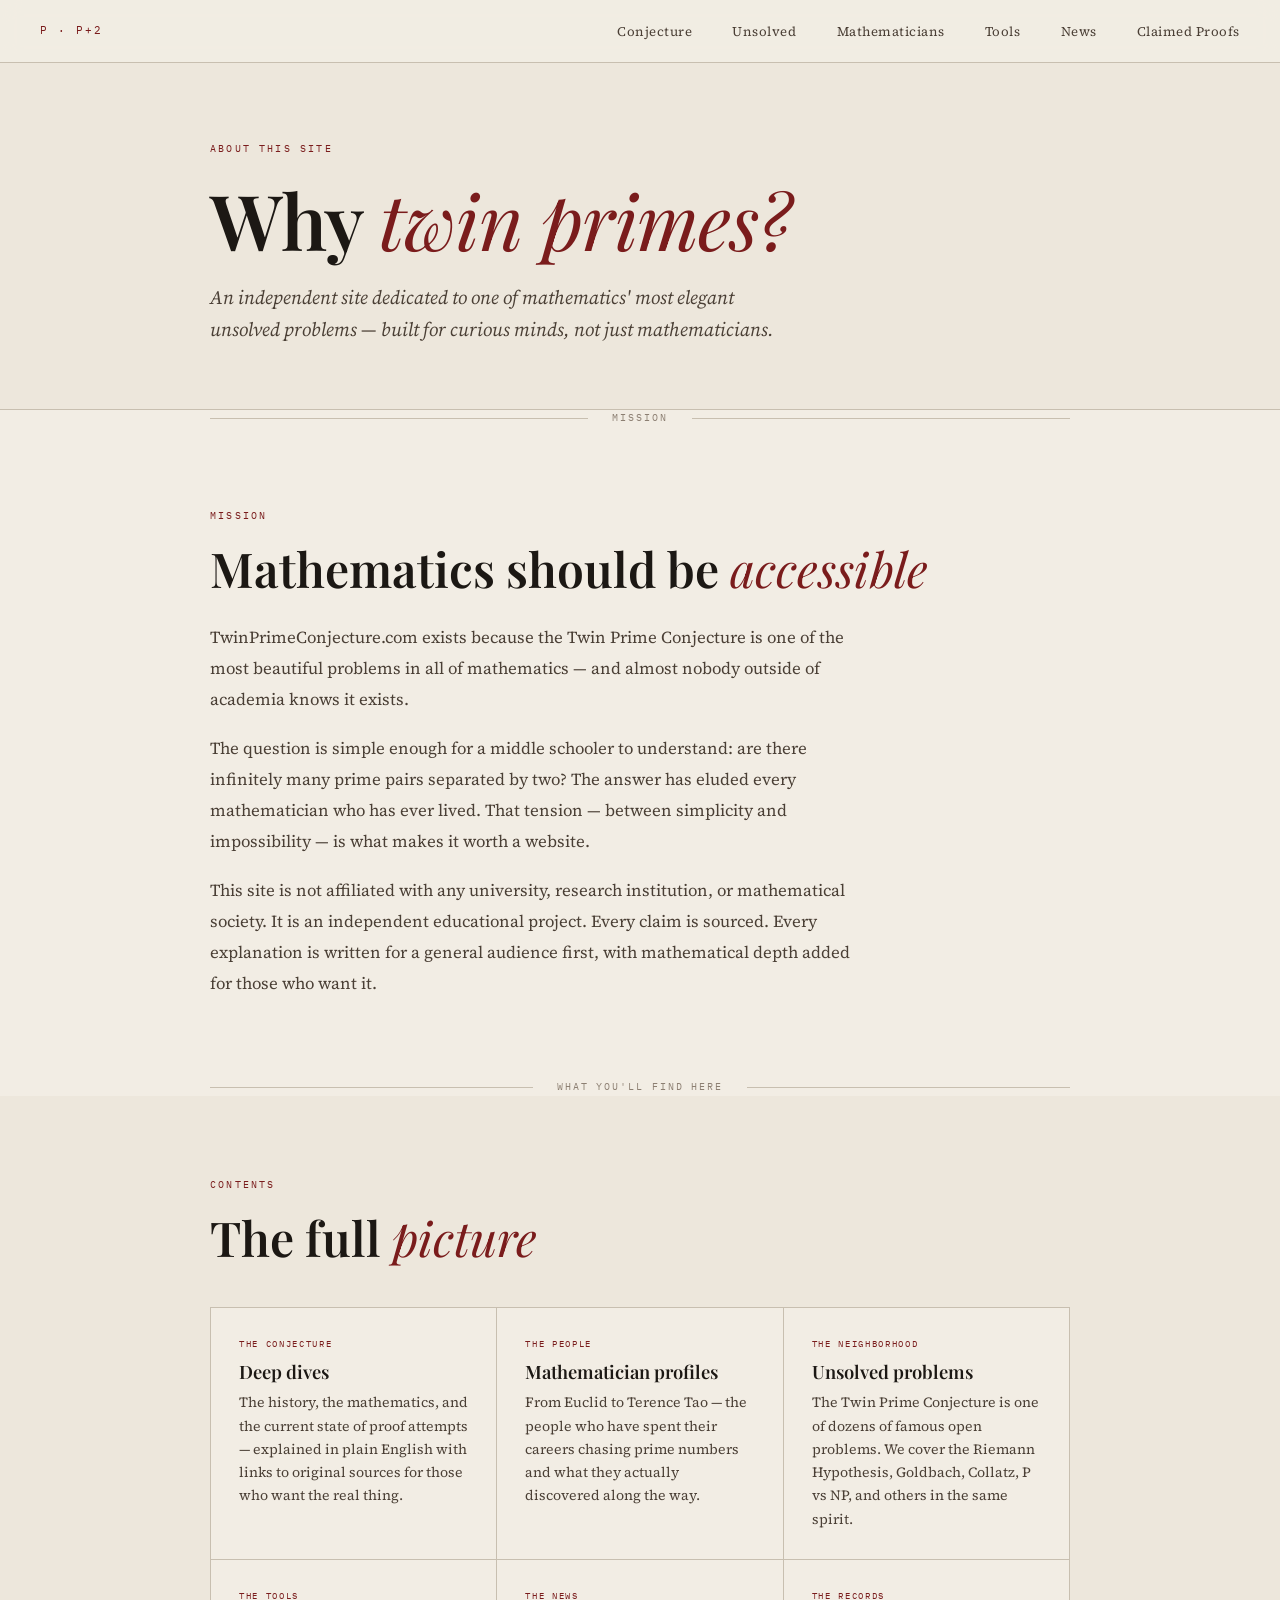
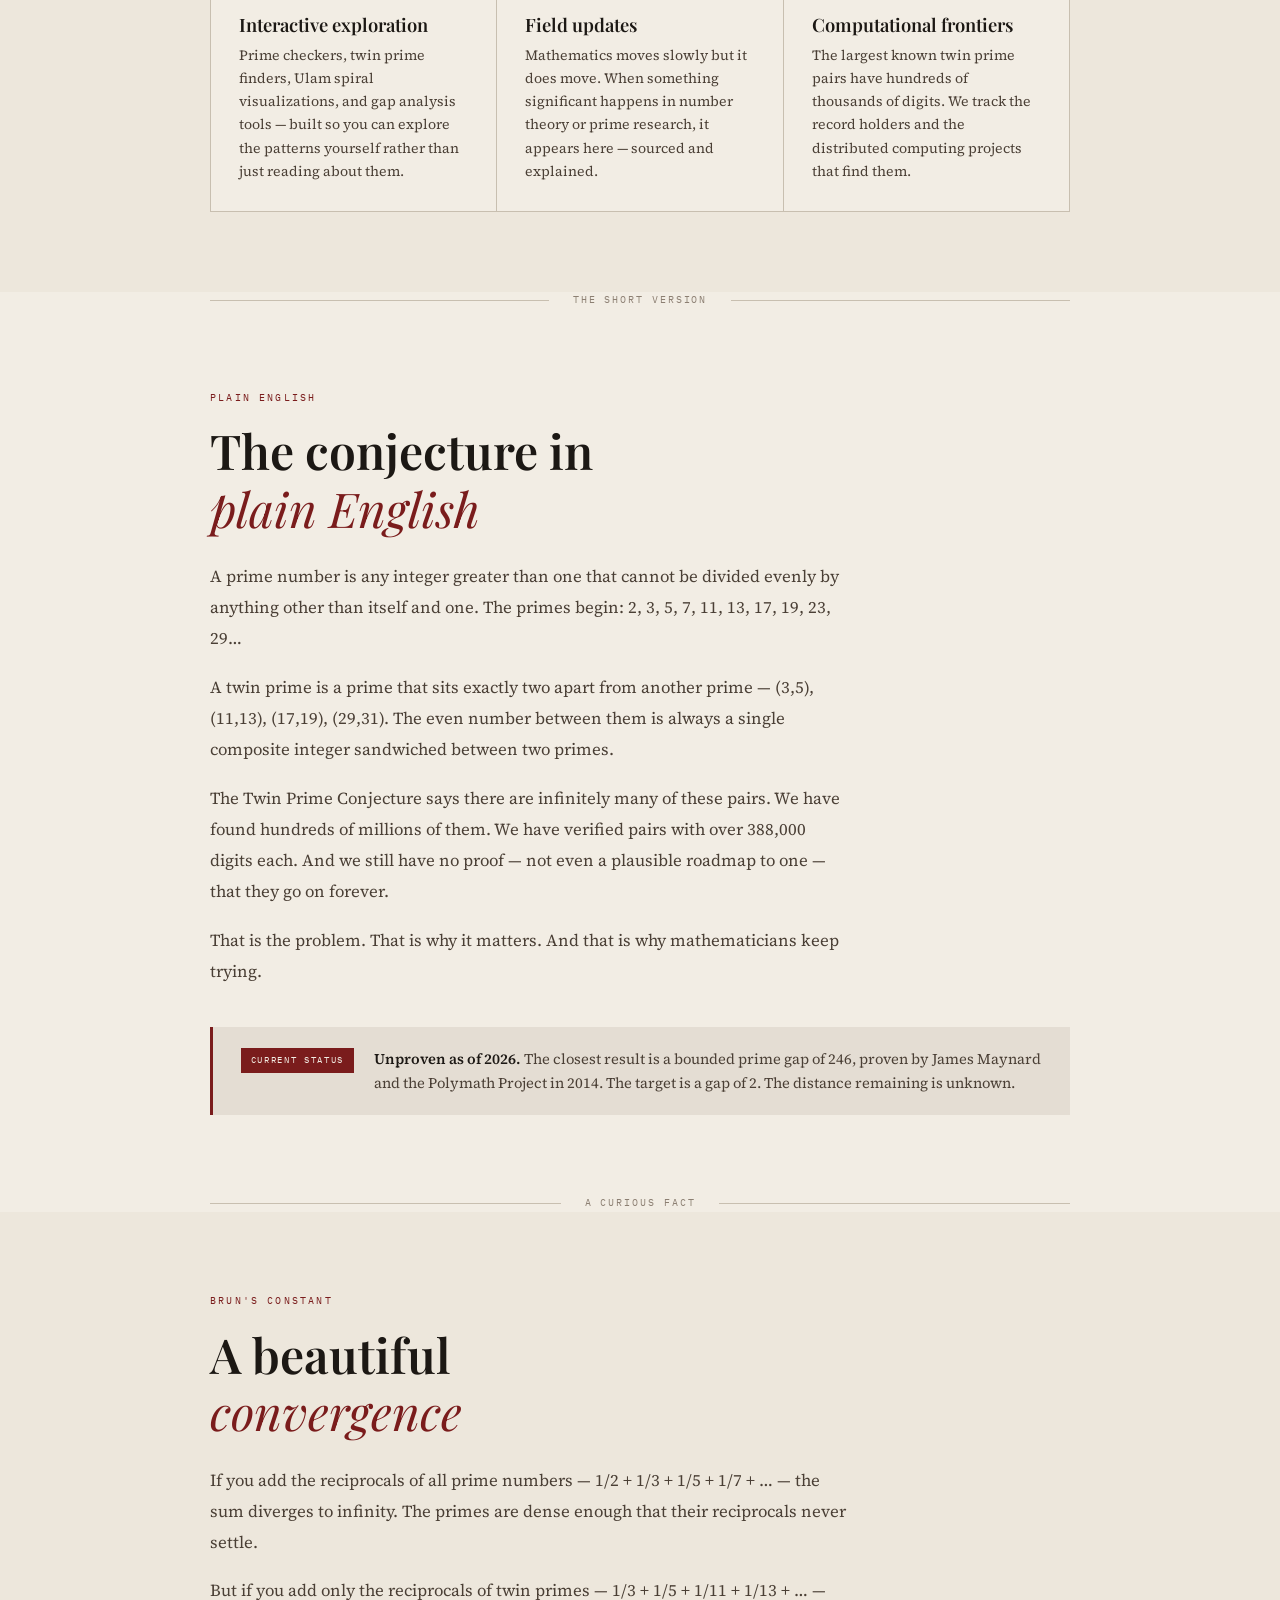
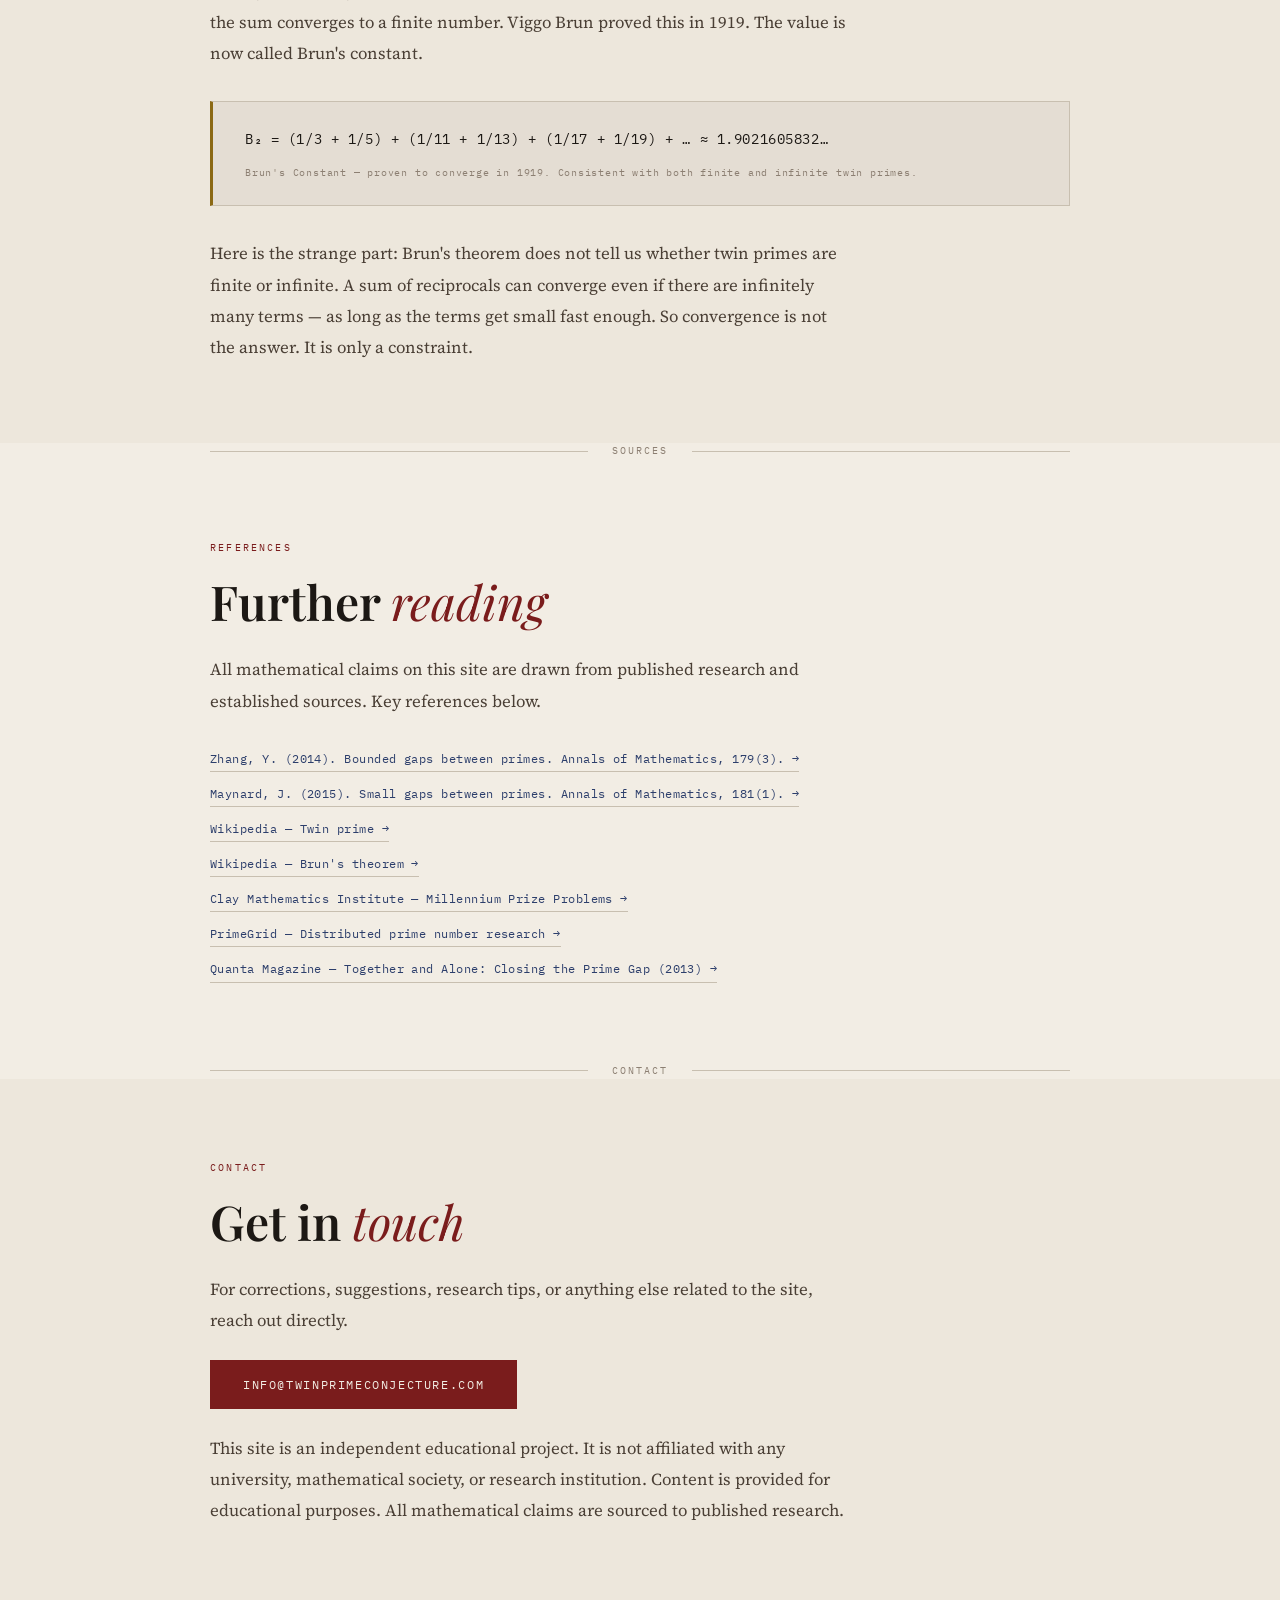
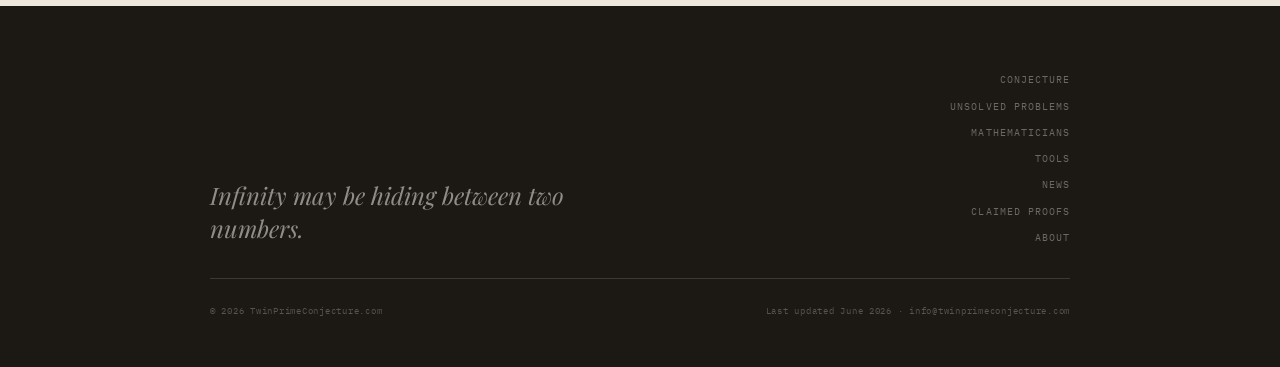
<file: about.html>
<!DOCTYPE html>
<html lang="en">
<head>
  <meta charset="UTF-8" />
  <meta name="viewport" content="width=device-width, initial-scale=1.0" />
  <title>About — Twin Prime Conjecture</title>
  <meta name="description" content="About TwinPrimeConjecture.com — an independent mathematics education site dedicated to one of the oldest unsolved problems in number theory." />
  <meta property="og:title" content="About — Twin Prime Conjecture" />
  <meta property="og:description" content="An independent mathematics education site dedicated to one of the oldest unsolved problems in number theory." />
  <meta property="og:url" content="https://twinprimeconjecture.com/about.html" />
  <meta property="og:type" content="website" />
  <meta property="og:image" content="https://twinprimeconjecture.com/og-image.png" />
  <meta name="twitter:card" content="summary_large_image" />
  <meta name="twitter:title" content="About — Twin Prime Conjecture" />
  <meta name="twitter:description" content="An independent mathematics education site dedicated to one of the oldest unsolved problems in number theory." />
  <meta name="twitter:image" content="https://twinprimeconjecture.com/og-image.png" />
  <link rel="canonical" href="https://twinprimeconjecture.com/about.html" />
  <link rel="icon" type="image/svg+xml" href="favicon.svg" />
  <link rel="stylesheet" href="styles.css" />
  <link rel="preconnect" href="https://fonts.googleapis.com" />
  <link rel="preconnect" href="https://fonts.gstatic.com" crossorigin />
  <link href="https://fonts.googleapis.com/css2?family=Playfair+Display:ital,wght@0,400;0,600;0,700;1,400;1,600&family=Source+Serif+4:ital,wght@0,300;0,400;0,600;1,300;1,400&family=IBM+Plex+Mono:wght@300;400;500&display=swap" rel="stylesheet" />

  <!-- Google tag (gtag.js) -->
  <script async src="https://www.googletagmanager.com/gtag/js?id=G-EFRN5096B6"></script>
  <script>
    window.dataLayer = window.dataLayer || [];
    function gtag(){dataLayer.push(arguments);}
    gtag('js', new Date());
    gtag('config', 'G-EFRN5096B6');
  </script>
</head>
<body>

  <!-- NAV -->
  <nav class="site-nav">
    <a href="index.html" class="nav-logo">p · p+2</a>
    <ul class="nav-links">
      <li><a href="conjecture.html">Conjecture</a></li>
      <li><a href="unsolved.html">Unsolved</a></li>
      <li><a href="mathematicians.html">Mathematicians</a></li>
      <li><a href="tools.html">Tools</a></li>
      <li><a href="news.html">News</a></li>
      <li><a href="claimed-proofs.html">Claimed Proofs</a></li>
    </ul>
  </nav>

  <div class="page-wrap">

    <!-- PAGE HERO -->
    <div class="page-hero">
      <div class="container">
        <p class="page-eyebrow">About this site</p>
        <h1 class="page-title">Why <em>twin primes?</em></h1>
        <p class="page-lead">An independent site dedicated to one of mathematics' most elegant unsolved problems — built for curious minds, not just mathematicians.</p>
      </div>
    </div>

    <div class="chapter-rule"><span class="chapter-rule-label">Mission</span></div>

    <section class="section">
      <div class="container">
        <p class="section-eyebrow">Mission</p>
        <h2 class="section-heading">Mathematics should be <em>accessible</em></h2>
        <div class="prose">
          <p>TwinPrimeConjecture.com exists because the Twin Prime Conjecture is one of the most beautiful problems in all of mathematics — and almost nobody outside of academia knows it exists.</p>
          <p>The question is simple enough for a middle schooler to understand: are there infinitely many prime pairs separated by two? The answer has eluded every mathematician who has ever lived. That tension — between simplicity and impossibility — is what makes it worth a website.</p>
          <p>This site is not affiliated with any university, research institution, or mathematical society. It is an independent educational project. Every claim is sourced. Every explanation is written for a general audience first, with mathematical depth added for those who want it.</p>
        </div>
      </div>
    </section>

    <div class="chapter-rule"><span class="chapter-rule-label">What You'll Find Here</span></div>

    <section class="section section--alt">
      <div class="container">
        <p class="section-eyebrow">Contents</p>
        <h2 class="section-heading">The full <em>picture</em></h2>
        <div class="card-grid" style="margin-top: 2.5rem;">
          <div class="card">
            <p class="card-eyebrow">The Conjecture</p>
            <p class="card-title">Deep dives</p>
            <p class="card-body">The history, the mathematics, and the current state of proof attempts — explained in plain English with links to original sources for those who want the real thing.</p>
          </div>
          <div class="card">
            <p class="card-eyebrow">The People</p>
            <p class="card-title">Mathematician profiles</p>
            <p class="card-body">From Euclid to Terence Tao — the people who have spent their careers chasing prime numbers and what they actually discovered along the way.</p>
          </div>
          <div class="card">
            <p class="card-eyebrow">The Neighborhood</p>
            <p class="card-title">Unsolved problems</p>
            <p class="card-body">The Twin Prime Conjecture is one of dozens of famous open problems. We cover the Riemann Hypothesis, Goldbach, Collatz, P vs NP, and others in the same spirit.</p>
          </div>
          <div class="card">
            <p class="card-eyebrow">The Tools</p>
            <p class="card-title">Interactive exploration</p>
            <p class="card-body">Prime checkers, twin prime finders, Ulam spiral visualizations, and gap analysis tools — built so you can explore the patterns yourself rather than just reading about them.</p>
          </div>
          <div class="card">
            <p class="card-eyebrow">The News</p>
            <p class="card-title">Field updates</p>
            <p class="card-body">Mathematics moves slowly but it does move. When something significant happens in number theory or prime research, it appears here — sourced and explained.</p>
          </div>
          <div class="card">
            <p class="card-eyebrow">The Records</p>
            <p class="card-title">Computational frontiers</p>
            <p class="card-body">The largest known twin prime pairs have hundreds of thousands of digits. We track the record holders and the distributed computing projects that find them.</p>
          </div>
        </div>
      </div>
    </section>

    <div class="chapter-rule"><span class="chapter-rule-label">The Short Version</span></div>

    <section class="section">
      <div class="container">
        <p class="section-eyebrow">Plain English</p>
        <h2 class="section-heading">The conjecture in<br /><em>plain English</em></h2>
        <div class="prose">
          <p>A prime number is any integer greater than one that cannot be divided evenly by anything other than itself and one. The primes begin: 2, 3, 5, 7, 11, 13, 17, 19, 23, 29…</p>
          <p>A twin prime is a prime that sits exactly two apart from another prime — (3,5), (11,13), (17,19), (29,31). The even number between them is always a single composite integer sandwiched between two primes.</p>
          <p>The Twin Prime Conjecture says there are infinitely many of these pairs. We have found hundreds of millions of them. We have verified pairs with over 388,000 digits each. And we still have no proof — not even a plausible roadmap to one — that they go on forever.</p>
          <p>That is the problem. That is why it matters. And that is why mathematicians keep trying.</p>
        </div>
        <div class="status-callout" style="margin-top: 2.5rem;">
          <span class="status-tag">Current Status</span>
          <p class="status-body">
            <strong>Unproven as of 2026.</strong> The closest result is a bounded prime gap of 246, proven by James Maynard and the Polymath Project in 2014. The target is a gap of 2. The distance remaining is unknown.
          </p>
        </div>
      </div>
    </section>

    <div class="chapter-rule"><span class="chapter-rule-label">A Curious Fact</span></div>

    <section class="section section--alt">
      <div class="container">
        <p class="section-eyebrow">Brun's Constant</p>
        <h2 class="section-heading">A beautiful<br /><em>convergence</em></h2>
        <div class="prose">
          <p>If you add the reciprocals of all prime numbers — 1/2 + 1/3 + 1/5 + 1/7 + … — the sum diverges to infinity. The primes are dense enough that their reciprocals never settle.</p>
          <p>But if you add only the reciprocals of twin primes — 1/3 + 1/5 + 1/11 + 1/13 + … — the sum converges to a finite number. Viggo Brun proved this in 1919. The value is now called Brun's constant.</p>
        </div>

        <div class="formula-block" style="margin-top: 2rem;">
          B₂ = (1/3 + 1/5) + (1/11 + 1/13) + (1/17 + 1/19) + … ≈ 1.9021605832…
          <span class="formula-caption">Brun's Constant — proven to converge in 1919. Consistent with both finite and infinite twin primes.</span>
        </div>

        <div class="prose" style="margin-top: 1.5rem;">
          <p>Here is the strange part: Brun's theorem does not tell us whether twin primes are finite or infinite. A sum of reciprocals can converge even if there are infinitely many terms — as long as the terms get small fast enough. So convergence is not the answer. It is only a constraint.</p>
        </div>
      </div>
    </section>

    <div class="chapter-rule"><span class="chapter-rule-label">Sources</span></div>

    <section class="section">
      <div class="container">
        <p class="section-eyebrow">References</p>
        <h2 class="section-heading">Further <em>reading</em></h2>
        <div class="prose">
          <p>All mathematical claims on this site are drawn from published research and established sources. Key references below.</p>
        </div>
        <div style="margin-top: 2rem; display: flex; flex-direction: column; gap: 0.75rem;">
          <a href="https://annals.math.princeton.edu/2014/179-3/p07" target="_blank" rel="noopener"
             style="font-family: var(--ff-mono); font-size: 0.72rem; color: var(--slate); letter-spacing: 0.04em; border-bottom: 1px solid var(--rule); padding-bottom: 2px; display: inline-block; width: fit-content;">
            Zhang, Y. (2014). Bounded gaps between primes. Annals of Mathematics, 179(3). →
          </a>
          <a href="https://arxiv.org/abs/1311.4600" target="_blank" rel="noopener"
             style="font-family: var(--ff-mono); font-size: 0.72rem; color: var(--slate); letter-spacing: 0.04em; border-bottom: 1px solid var(--rule); padding-bottom: 2px; display: inline-block; width: fit-content;">
            Maynard, J. (2015). Small gaps between primes. Annals of Mathematics, 181(1). →
          </a>
          <a href="https://en.wikipedia.org/wiki/Twin_prime" target="_blank" rel="noopener"
             style="font-family: var(--ff-mono); font-size: 0.72rem; color: var(--slate); letter-spacing: 0.04em; border-bottom: 1px solid var(--rule); padding-bottom: 2px; display: inline-block; width: fit-content;">
            Wikipedia — Twin prime →
          </a>
          <a href="https://en.wikipedia.org/wiki/Brun%27s_theorem" target="_blank" rel="noopener"
             style="font-family: var(--ff-mono); font-size: 0.72rem; color: var(--slate); letter-spacing: 0.04em; border-bottom: 1px solid var(--rule); padding-bottom: 2px; display: inline-block; width: fit-content;">
            Wikipedia — Brun's theorem →
          </a>
          <a href="https://www.claymath.org/millennium/" target="_blank" rel="noopener"
             style="font-family: var(--ff-mono); font-size: 0.72rem; color: var(--slate); letter-spacing: 0.04em; border-bottom: 1px solid var(--rule); padding-bottom: 2px; display: inline-block; width: fit-content;">
            Clay Mathematics Institute — Millennium Prize Problems →
          </a>
          <a href="https://www.primegrid.com" target="_blank" rel="noopener"
             style="font-family: var(--ff-mono); font-size: 0.72rem; color: var(--slate); letter-spacing: 0.04em; border-bottom: 1px solid var(--rule); padding-bottom: 2px; display: inline-block; width: fit-content;">
            PrimeGrid — Distributed prime number research →
          </a>
          <a href="https://www.quantamagazine.org/together-and-alone-closing-the-prime-gap-20131119/" target="_blank" rel="noopener"
             style="font-family: var(--ff-mono); font-size: 0.72rem; color: var(--slate); letter-spacing: 0.04em; border-bottom: 1px solid var(--rule); padding-bottom: 2px; display: inline-block; width: fit-content;">
            Quanta Magazine — Together and Alone: Closing the Prime Gap (2013) →
          </a>
        </div>
      </div>
    </section>

    <div class="chapter-rule"><span class="chapter-rule-label">Contact</span></div>

    <section class="section section--alt">
      <div class="container">
        <p class="section-eyebrow">Contact</p>
        <h2 class="section-heading">Get in <em>touch</em></h2>
        <div class="prose">
          <p>For corrections, suggestions, research tips, or anything else related to the site, reach out directly.</p>
          <p style="margin-top: 1.5rem;">
            <a href="mailto:info@twinprimeconjecture.com" class="btn-primary">info@twinprimeconjecture.com</a>
          </p>
          <p style="margin-top: 1.5rem;">This site is an independent educational project. It is not affiliated with any university, mathematical society, or research institution. Content is provided for educational purposes. All mathematical claims are sourced to published research.</p>
        </div>
      </div>
    </section>

  </div>

  <!-- FOOTER -->
  <footer class="site-footer">
    <div class="footer-inner">
      <p class="footer-motto">Infinity may be hiding between two numbers.</p>
      <nav class="footer-nav">
        <a href="conjecture.html">Conjecture</a>
        <a href="unsolved.html">Unsolved Problems</a>
        <a href="mathematicians.html">Mathematicians</a>
        <a href="tools.html">Tools</a>
        <a href="news.html">News</a>
        <a href="claimed-proofs.html">Claimed Proofs</a>
        <a href="about.html">About</a>
      </nav>
    </div>
    <div class="footer-copy">
      <span>© 2026 TwinPrimeConjecture.com</span>
      <span>Last updated June 2026 · info@twinprimeconjecture.com</span>
    </div>
  </footer>

</body>
</html>
</file>
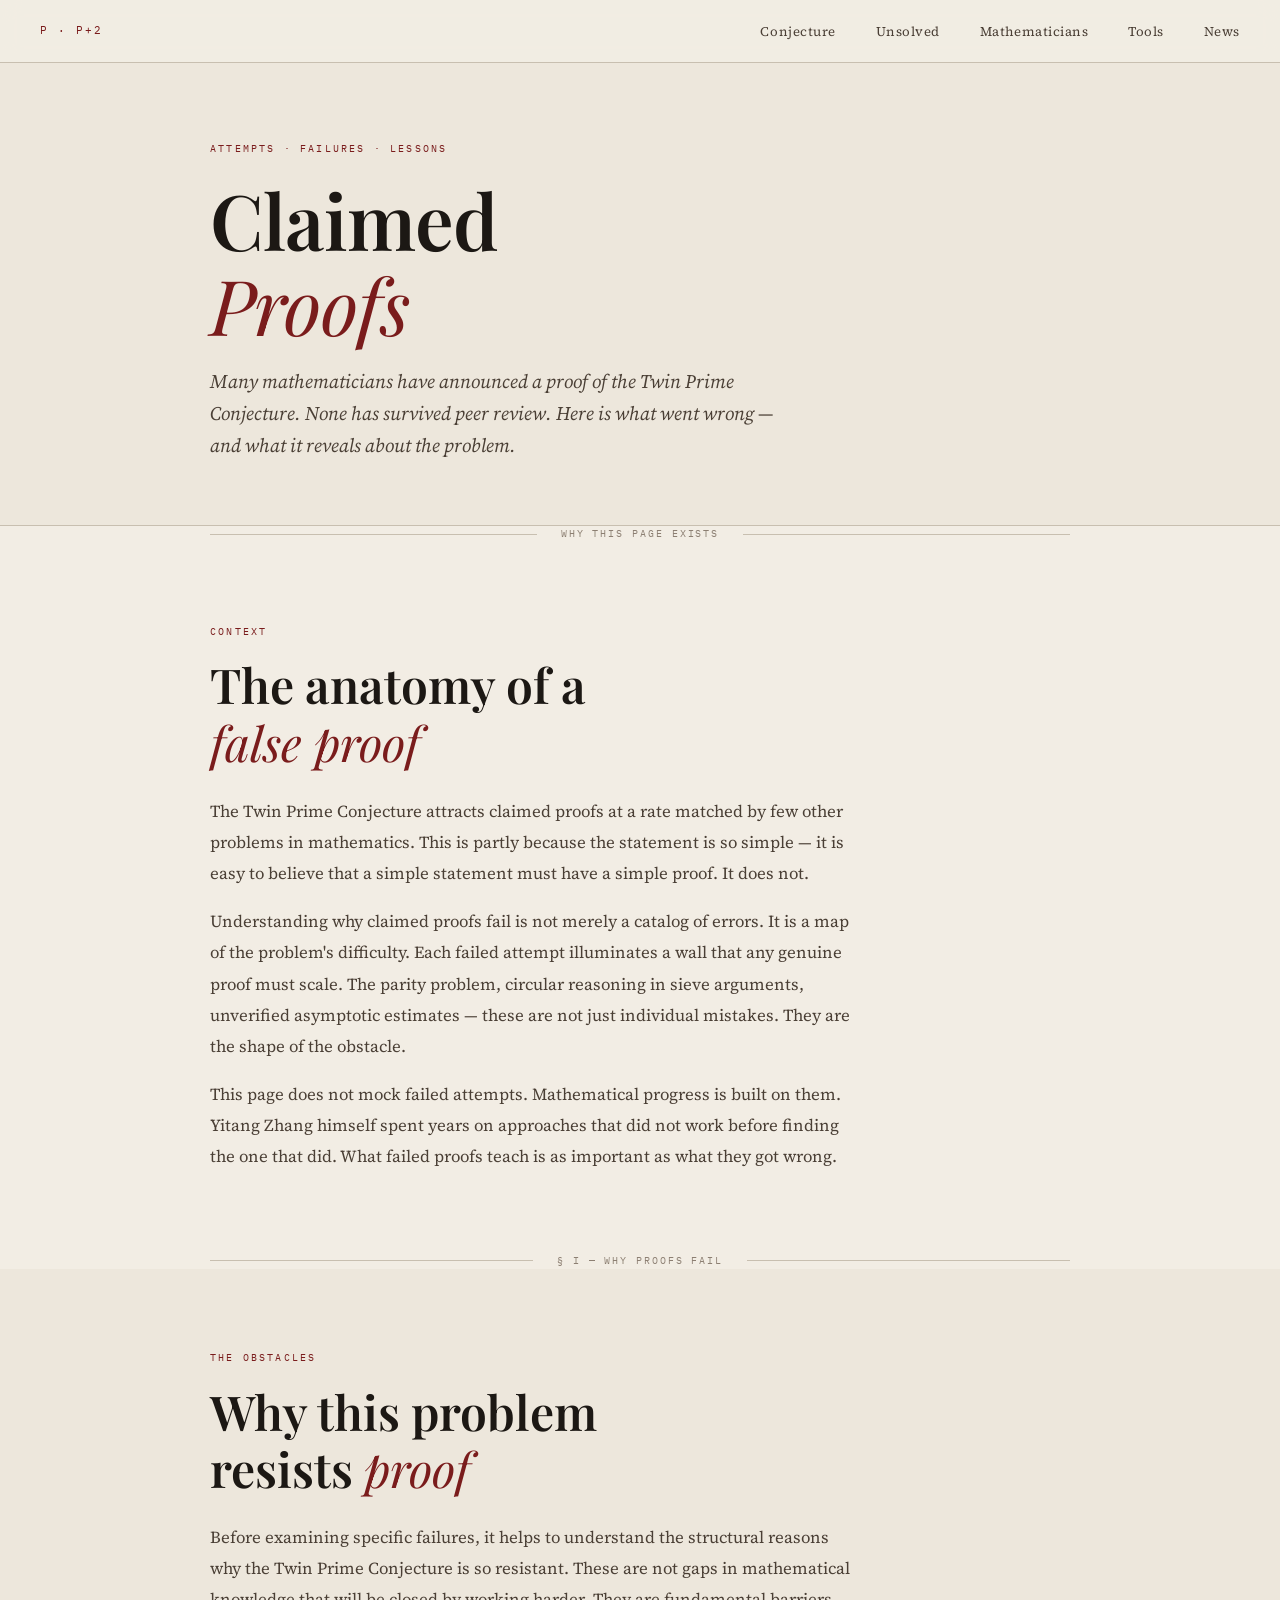
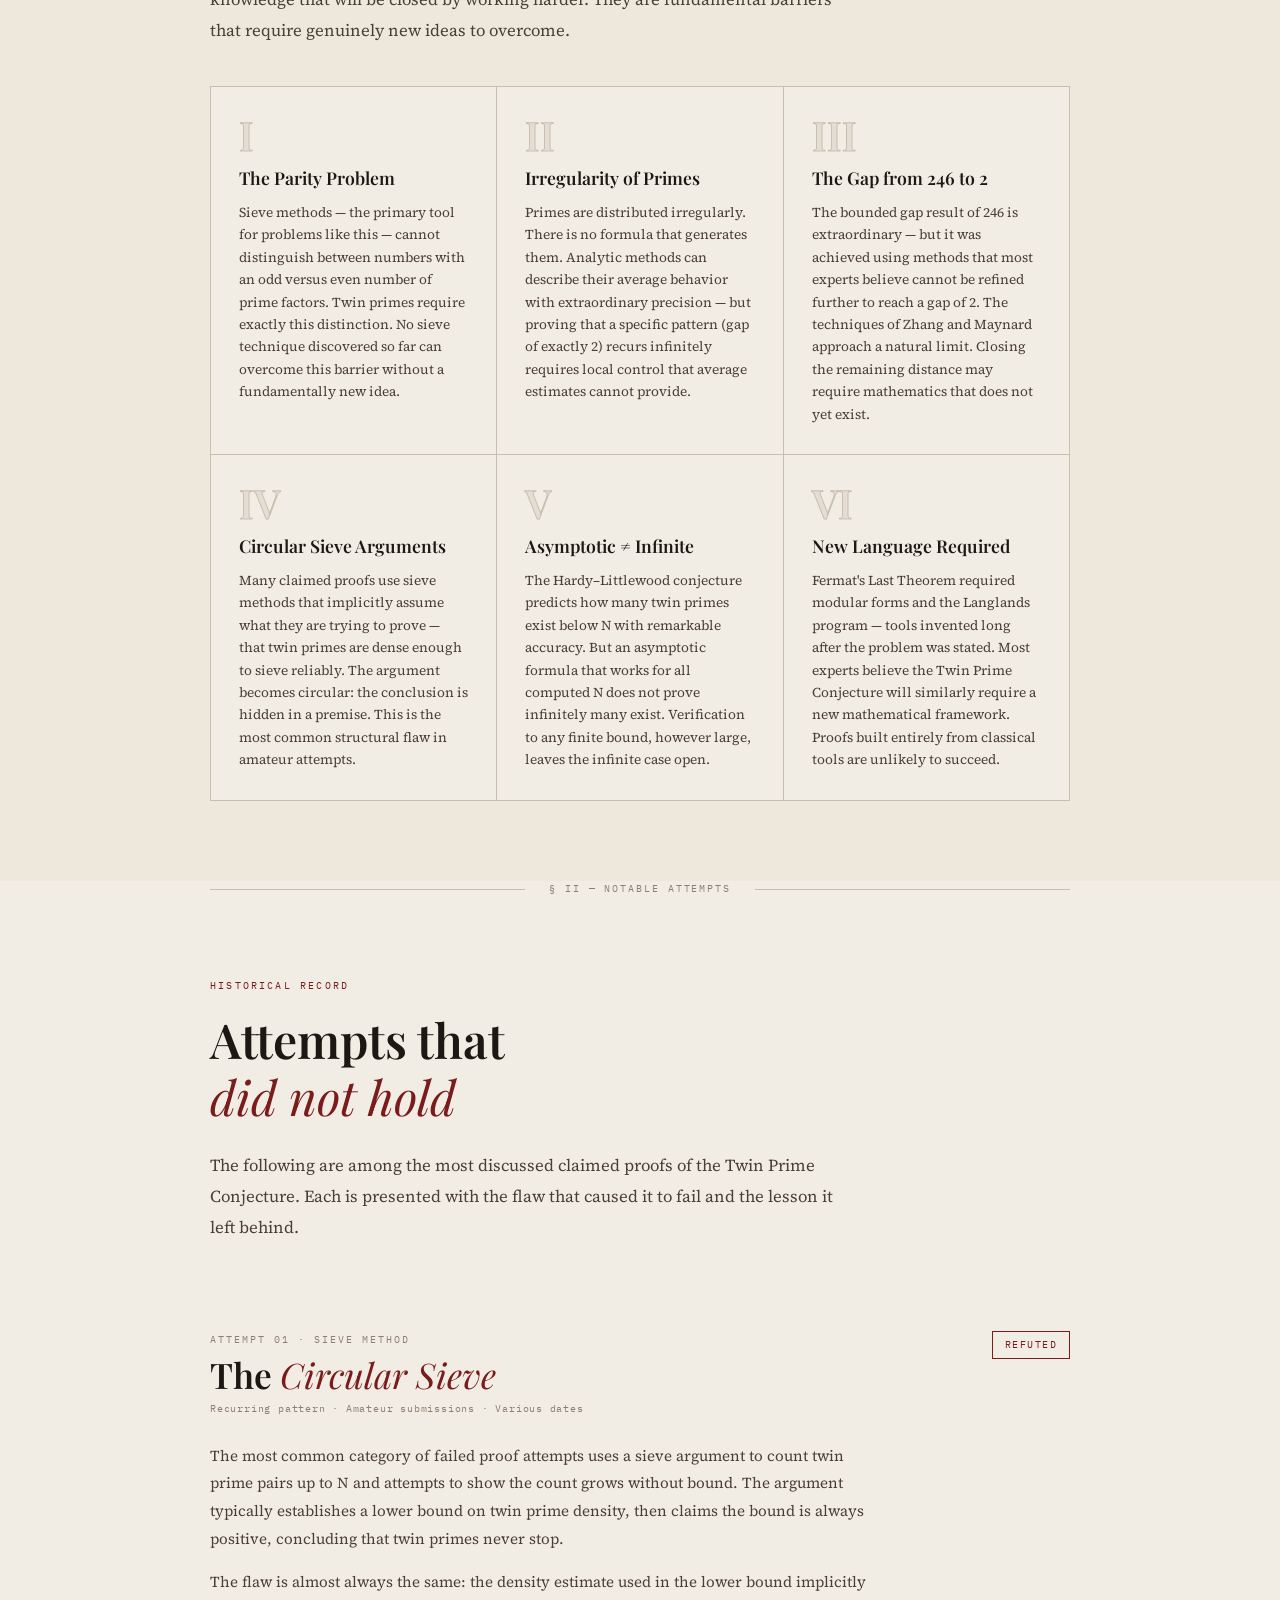
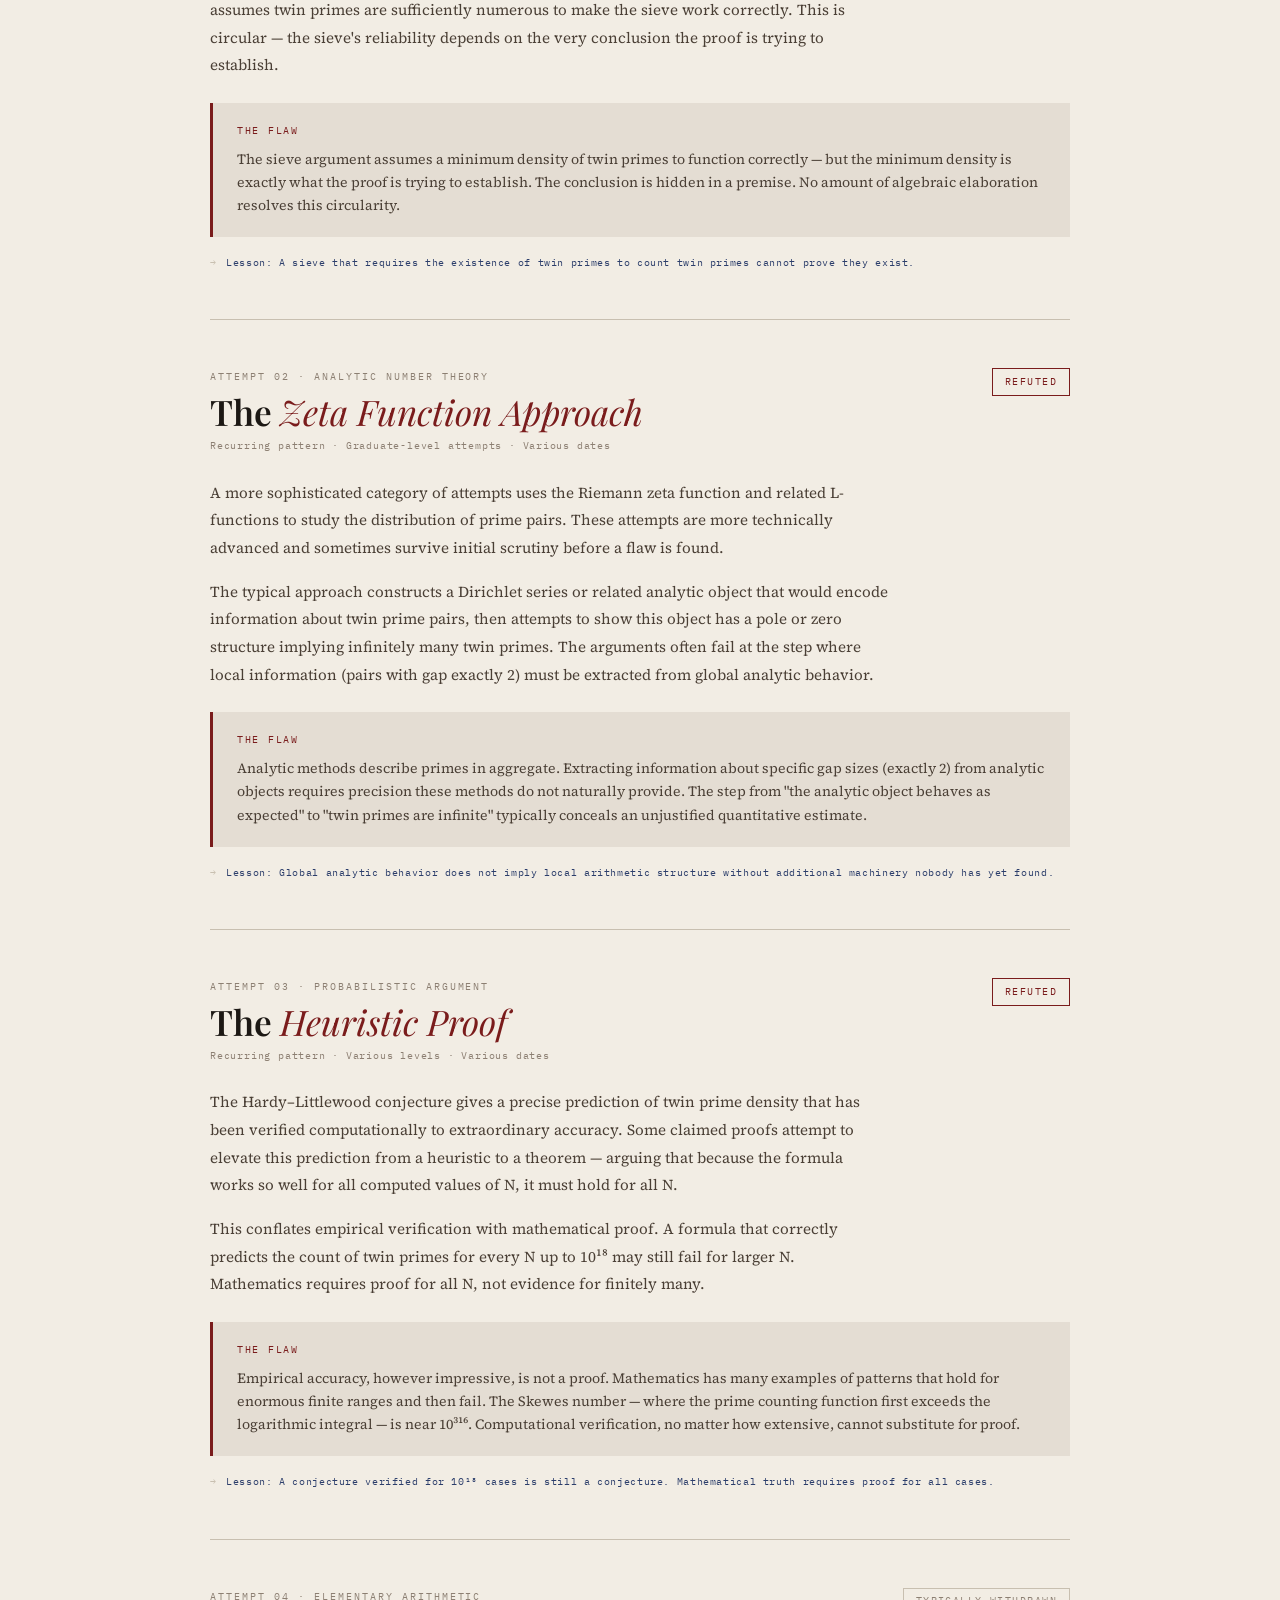
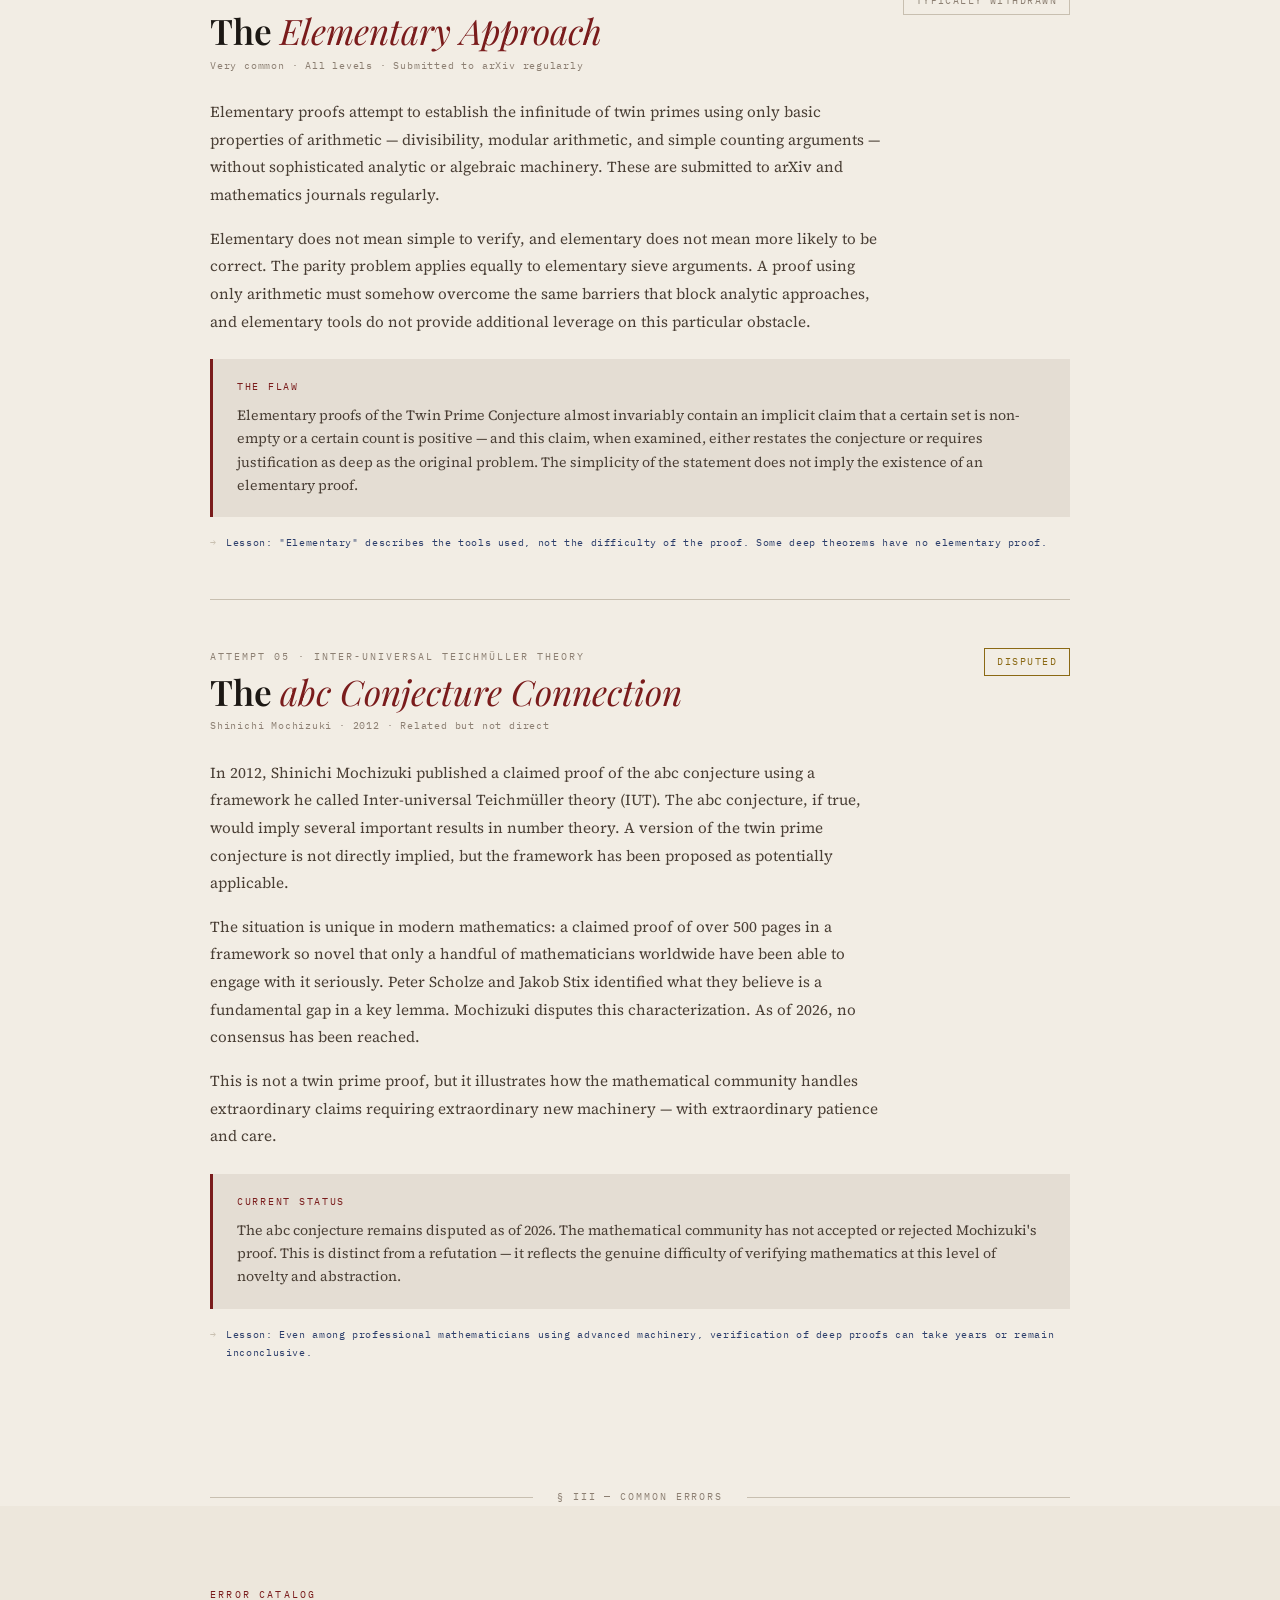
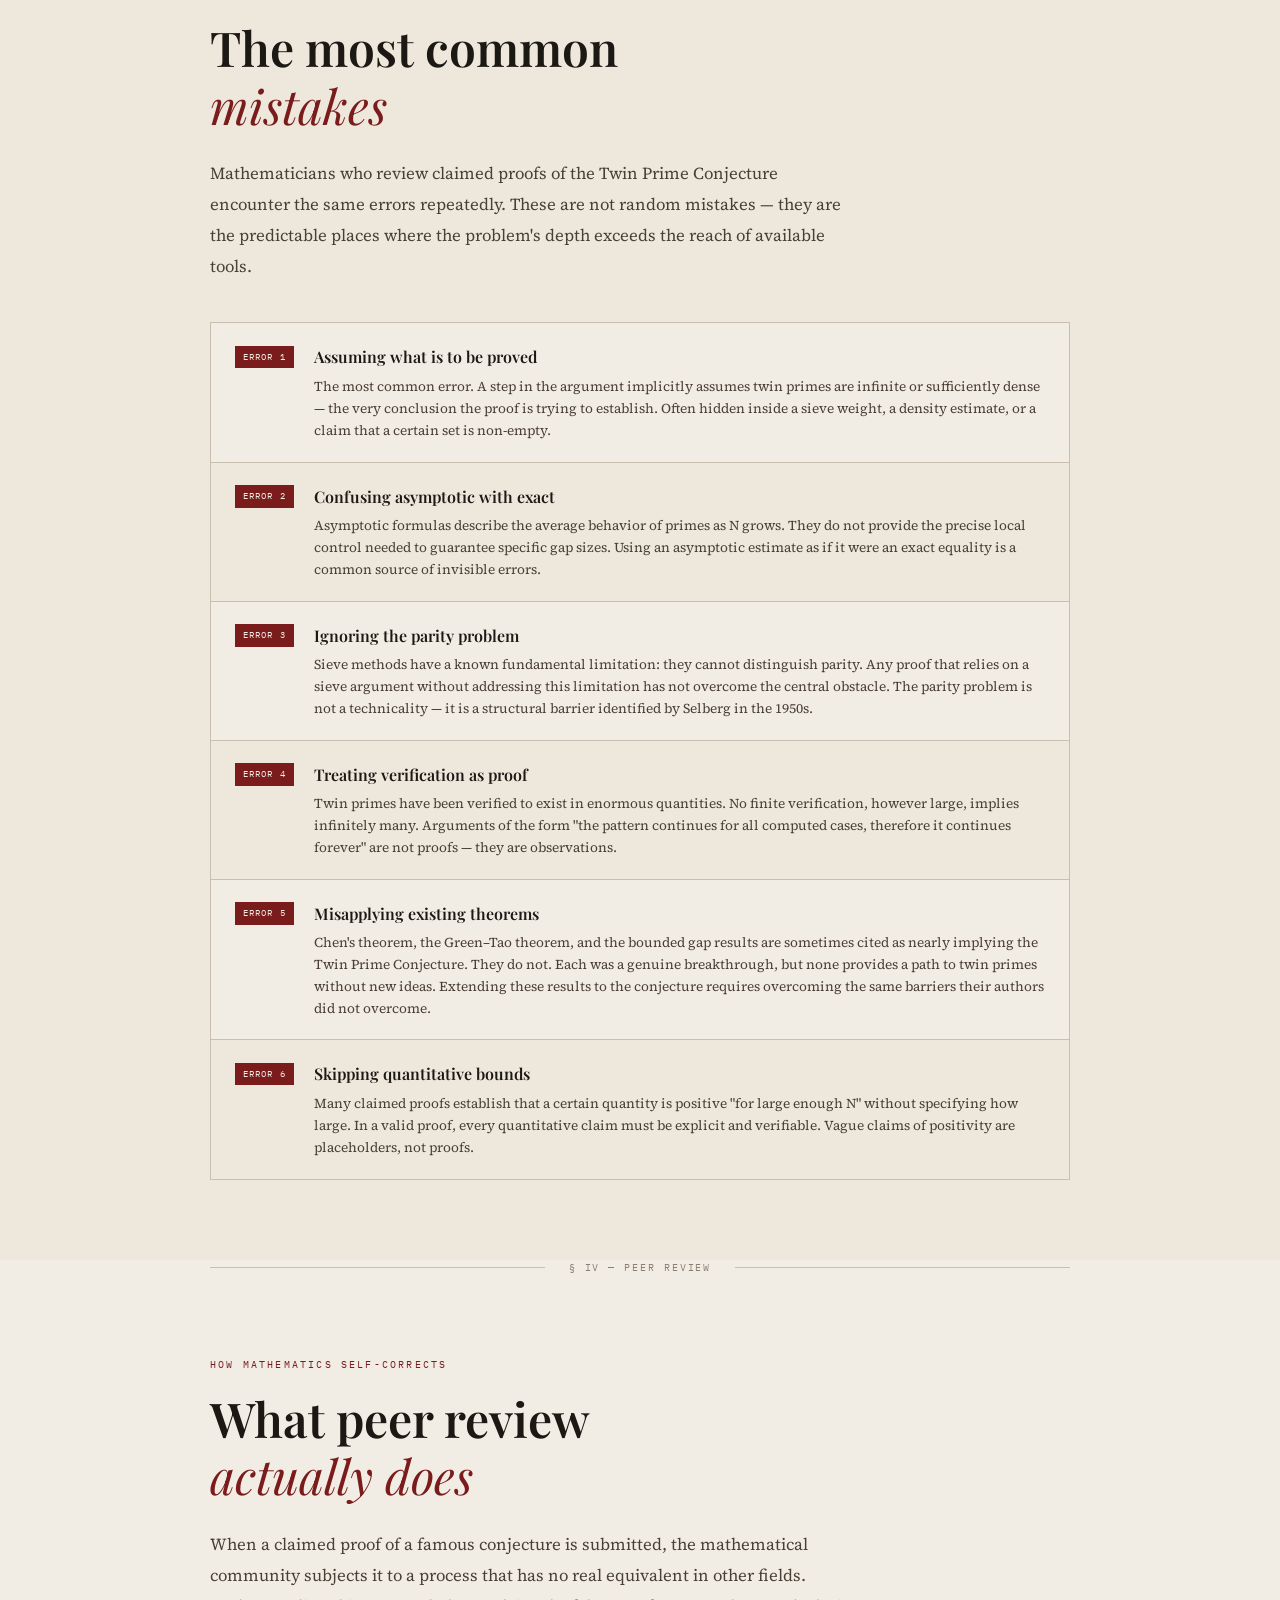
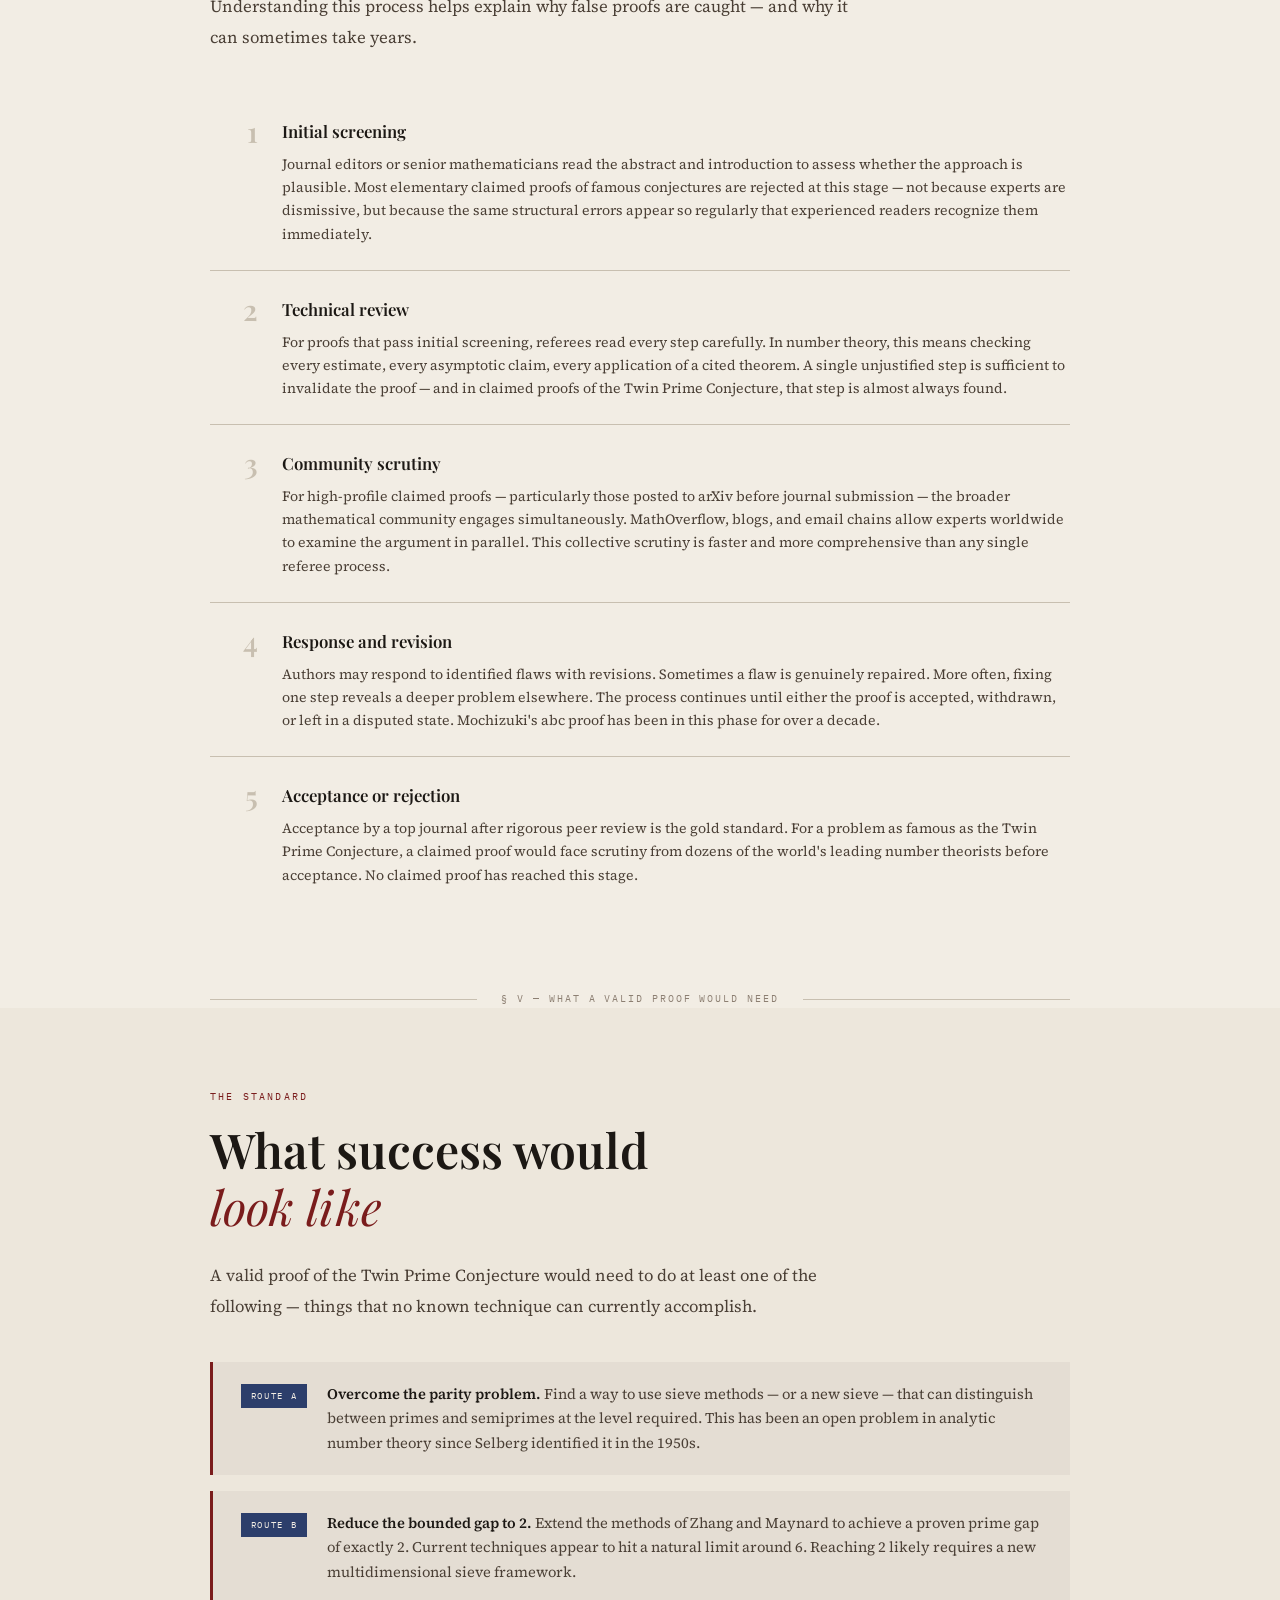
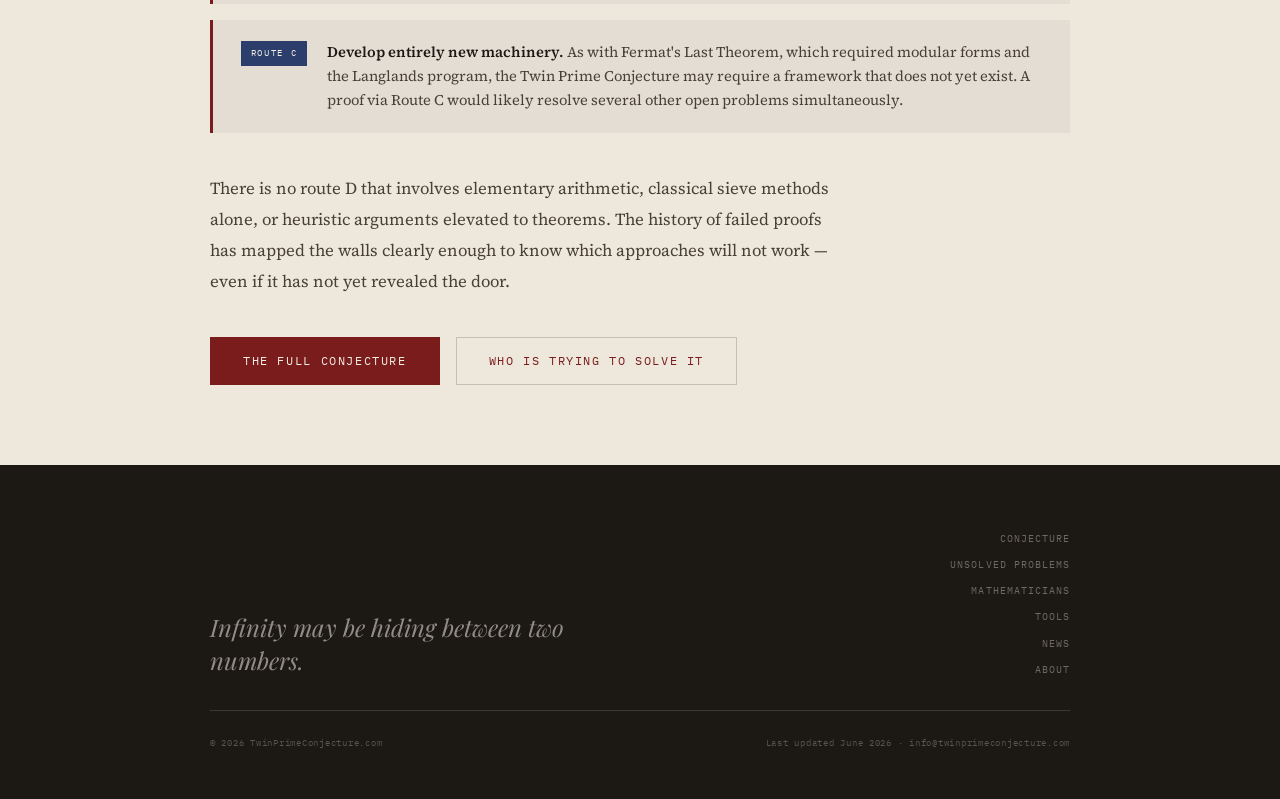
<file: claimed-proofs.html>
<!DOCTYPE html>
<html lang="en">
<head>
  <meta charset="UTF-8" />
  <meta name="viewport" content="width=device-width, initial-scale=1.0" />
  <title>Claimed Proofs — Twin Prime Conjecture</title>
  <meta name="description" content="A history of claimed proofs of the Twin Prime Conjecture — why they failed, what they got right, and what a valid proof would need to overcome." />
  <meta property="og:title" content="Claimed Proofs — Twin Prime Conjecture" />
  <meta property="og:description" content="A history of claimed proofs — why they failed, what peer review revealed, and what a valid proof would need to overcome." />
  <meta property="og:url" content="https://twinprimeconjecture.com/claimed-proofs.html" />
  <meta property="og:type" content="website" />
  <meta property="og:image" content="https://twinprimeconjecture.com/og-image.png" />
  <meta name="twitter:card" content="summary_large_image" />
  <meta name="twitter:title" content="Claimed Proofs — Twin Prime Conjecture" />
  <meta name="twitter:description" content="Why claimed proofs of the Twin Prime Conjecture fail — and what a valid proof would need." />
  <meta name="twitter:image" content="https://twinprimeconjecture.com/og-image.png" />
  <link rel="canonical" href="https://twinprimeconjecture.com/claimed-proofs.html" />
  <link rel="icon" type="image/svg+xml" href="favicon.svg" />
  <link rel="stylesheet" href="styles.css" />
  <link rel="preconnect" href="https://fonts.googleapis.com" />
  <link rel="preconnect" href="https://fonts.gstatic.com" crossorigin />
  <link href="https://fonts.googleapis.com/css2?family=Playfair+Display:ital,wght@0,400;0,600;0,700;1,400;1,600&family=Source+Serif+4:ital,wght@0,300;0,400;0,600;1,300;1,400&family=IBM+Plex+Mono:wght@300;400;500&display=swap" rel="stylesheet" />

  <!-- Google tag (gtag.js) -->
  <script async src="https://www.googletagmanager.com/gtag/js?id=G-EFRN5096B6"></script>
  <script>
    window.dataLayer = window.dataLayer || [];
    function gtag(){dataLayer.push(arguments);}
    gtag('js', new Date());
    gtag('config', 'G-EFRN5096B6');
  </script>

  <style>
    .proof-block {
      padding: 3rem 0;
      border-bottom: 1px solid var(--rule);
    }
    .proof-block:last-child { border-bottom: none; }

    .proof-header {
      display: flex;
      align-items: flex-start;
      justify-content: space-between;
      gap: 2rem;
      margin-bottom: 1.5rem;
      flex-wrap: wrap;
    }
    .proof-number {
      font-family: var(--ff-mono);
      font-size: 0.62rem;
      letter-spacing: 0.2em;
      color: var(--dim);
      text-transform: uppercase;
      margin-bottom: 0.4rem;
    }
    .proof-title {
      font-family: var(--ff-display);
      font-size: clamp(1.4rem, 3.5vw, 2.2rem);
      font-weight: 600;
      color: var(--ink);
      line-height: 1.15;
    }
    .proof-title em {
      font-style: italic;
      font-weight: 400;
      color: var(--oxblood);
    }
    .proof-meta {
      font-family: var(--ff-mono);
      font-size: 0.62rem;
      color: var(--dim);
      letter-spacing: 0.08em;
      margin-top: 0.3rem;
    }
    .proof-verdict {
      font-family: var(--ff-mono);
      font-size: 0.6rem;
      letter-spacing: 0.15em;
      text-transform: uppercase;
      padding: 0.28rem 0.75rem;
      border: 1px solid;
      white-space: nowrap;
      flex-shrink: 0;
      align-self: flex-start;
    }
    .proof-verdict.refuted {
      color: var(--oxblood);
      border-color: var(--oxblood);
    }
    .proof-verdict.withdrawn {
      color: var(--dim);
      border-color: var(--rule);
    }
    .proof-verdict.disputed {
      color: var(--gold);
      border-color: var(--gold);
    }
    .proof-body {
      font-size: 0.95rem;
      line-height: 1.82;
      color: var(--ink-light);
      max-width: 680px;
      font-family: var(--ff-body);
    }
    .proof-body p + p { margin-top: 1rem; }
    .proof-flaw {
      margin-top: 1.5rem;
      padding: 1.25rem 1.5rem;
      background: var(--ghost);
      border-left: 3px solid var(--oxblood);
    }
    .proof-flaw-label {
      font-family: var(--ff-mono);
      font-size: 0.6rem;
      letter-spacing: 0.18em;
      text-transform: uppercase;
      color: var(--oxblood);
      margin-bottom: 0.5rem;
    }
    .proof-flaw-text {
      font-size: 0.88rem;
      line-height: 1.65;
      color: var(--ink-light);
      font-family: var(--ff-body);
    }
    .proof-lesson {
      margin-top: 1rem;
      font-family: var(--ff-mono);
      font-size: 0.65rem;
      color: var(--slate);
      letter-spacing: 0.06em;
      display: flex;
      align-items: flex-start;
      gap: 0.6rem;
    }
    .proof-lesson::before {
      content: '→';
      flex-shrink: 0;
      color: var(--rule);
    }

    .why-hard-grid {
      display: grid;
      grid-template-columns: repeat(auto-fit, minmax(240px, 1fr));
      gap: 1px;
      background: var(--rule);
      border: 1px solid var(--rule);
      margin-top: 2.5rem;
    }
    .why-hard-card {
      background: var(--paper);
      padding: 1.75rem;
    }
    .why-hard-number {
      font-family: var(--ff-display);
      font-size: 2.5rem;
      font-weight: 600;
      color: var(--ghost);
      line-height: 1;
      margin-bottom: 0.5rem;
      -webkit-text-stroke: 1px var(--rule);
    }
    .why-hard-title {
      font-family: var(--ff-display);
      font-size: 1.1rem;
      font-weight: 600;
      color: var(--ink);
      margin-bottom: 0.5rem;
    }
    .why-hard-body {
      font-size: 0.85rem;
      line-height: 1.65;
      color: var(--ink-light);
      font-family: var(--ff-body);
    }

    .peer-review-steps {
      margin-top: 2.5rem;
      display: flex;
      flex-direction: column;
      gap: 0;
    }
    .peer-step {
      display: grid;
      grid-template-columns: 48px 1fr;
      gap: 1.5rem;
      padding: 1.5rem 0;
      border-bottom: 1px solid var(--rule);
      align-items: start;
    }
    .peer-step:last-child { border-bottom: none; }
    .peer-step-num {
      font-family: var(--ff-display);
      font-size: 1.8rem;
      font-weight: 600;
      color: var(--rule);
      line-height: 1;
      text-align: right;
    }
    .peer-step-title {
      font-family: var(--ff-display);
      font-size: 1.05rem;
      font-weight: 600;
      color: var(--ink);
      margin-bottom: 0.4rem;
    }
    .peer-step-body {
      font-size: 0.88rem;
      line-height: 1.65;
      color: var(--ink-light);
      font-family: var(--ff-body);
    }

    .common-errors {
      margin-top: 2.5rem;
      display: flex;
      flex-direction: column;
      gap: 1px;
      background: var(--rule);
      border: 1px solid var(--rule);
    }
    .error-row {
      background: var(--paper);
      padding: 1.25rem 1.5rem;
      display: grid;
      grid-template-columns: auto 1fr;
      gap: 1.25rem;
      align-items: start;
    }
    .error-row--alt { background: var(--paper-alt); }
    .error-tag {
      font-family: var(--ff-mono);
      font-size: 0.58rem;
      letter-spacing: 0.12em;
      text-transform: uppercase;
      color: var(--paper);
      background: var(--oxblood);
      padding: 0.2rem 0.5rem;
      white-space: nowrap;
      flex-shrink: 0;
      margin-top: 0.15rem;
    }
    .error-title {
      font-family: var(--ff-display);
      font-size: 1rem;
      font-weight: 600;
      color: var(--ink);
      margin-bottom: 0.3rem;
    }
    .error-body {
      font-size: 0.85rem;
      line-height: 1.6;
      color: var(--ink-light);
      font-family: var(--ff-body);
    }
  </style>
</head>
<body>

  <!-- NAV -->
  <nav class="site-nav">
    <a href="index.html" class="nav-logo">p · p+2</a>
    <ul class="nav-links">
      <li><a href="conjecture.html">Conjecture</a></li>
      <li><a href="unsolved.html">Unsolved</a></li>
      <li><a href="mathematicians.html">Mathematicians</a></li>
      <li><a href="tools.html">Tools</a></li>
      <li><a href="news.html">News</a></li>
    </ul>
  </nav>

  <div class="page-wrap">

    <!-- PAGE HERO -->
    <div class="page-hero">
      <div class="container">
        <p class="page-eyebrow">Attempts · Failures · Lessons</p>
        <h1 class="page-title">Claimed<br /><em>Proofs</em></h1>
        <p class="page-lead">Many mathematicians have announced a proof of the Twin Prime Conjecture. None has survived peer review. Here is what went wrong — and what it reveals about the problem.</p>
      </div>
    </div>

    <div class="chapter-rule"><span class="chapter-rule-label">Why This Page Exists</span></div>

    <section class="section">
      <div class="container">
        <p class="section-eyebrow">Context</p>
        <h2 class="section-heading">The anatomy of a<br /><em>false proof</em></h2>
        <div class="prose">
          <p>The Twin Prime Conjecture attracts claimed proofs at a rate matched by few other problems in mathematics. This is partly because the statement is so simple — it is easy to believe that a simple statement must have a simple proof. It does not.</p>
          <p>Understanding why claimed proofs fail is not merely a catalog of errors. It is a map of the problem's difficulty. Each failed attempt illuminates a wall that any genuine proof must scale. The parity problem, circular reasoning in sieve arguments, unverified asymptotic estimates — these are not just individual mistakes. They are the shape of the obstacle.</p>
          <p>This page does not mock failed attempts. Mathematical progress is built on them. Yitang Zhang himself spent years on approaches that did not work before finding the one that did. What failed proofs teach is as important as what they got wrong.</p>
        </div>
      </div>
    </section>

    <div class="chapter-rule"><span class="chapter-rule-label">§ I — Why Proofs Fail</span></div>

    <section class="section section--alt">
      <div class="container">
        <p class="section-eyebrow">The Obstacles</p>
        <h2 class="section-heading">Why this problem<br />resists <em>proof</em></h2>
        <div class="prose">
          <p>Before examining specific failures, it helps to understand the structural reasons why the Twin Prime Conjecture is so resistant. These are not gaps in mathematical knowledge that will be closed by working harder. They are fundamental barriers that require genuinely new ideas to overcome.</p>
        </div>
        <div class="why-hard-grid">
          <div class="why-hard-card">
            <p class="why-hard-number">I</p>
            <p class="why-hard-title">The Parity Problem</p>
            <p class="why-hard-body">Sieve methods — the primary tool for problems like this — cannot distinguish between numbers with an odd versus even number of prime factors. Twin primes require exactly this distinction. No sieve technique discovered so far can overcome this barrier without a fundamentally new idea.</p>
          </div>
          <div class="why-hard-card">
            <p class="why-hard-number">II</p>
            <p class="why-hard-title">Irregularity of Primes</p>
            <p class="why-hard-body">Primes are distributed irregularly. There is no formula that generates them. Analytic methods can describe their average behavior with extraordinary precision — but proving that a specific pattern (gap of exactly 2) recurs infinitely requires local control that average estimates cannot provide.</p>
          </div>
          <div class="why-hard-card">
            <p class="why-hard-number">III</p>
            <p class="why-hard-title">The Gap from 246 to 2</p>
            <p class="why-hard-body">The bounded gap result of 246 is extraordinary — but it was achieved using methods that most experts believe cannot be refined further to reach a gap of 2. The techniques of Zhang and Maynard approach a natural limit. Closing the remaining distance may require mathematics that does not yet exist.</p>
          </div>
          <div class="why-hard-card">
            <p class="why-hard-number">IV</p>
            <p class="why-hard-title">Circular Sieve Arguments</p>
            <p class="why-hard-body">Many claimed proofs use sieve methods that implicitly assume what they are trying to prove — that twin primes are dense enough to sieve reliably. The argument becomes circular: the conclusion is hidden in a premise. This is the most common structural flaw in amateur attempts.</p>
          </div>
          <div class="why-hard-card">
            <p class="why-hard-number">V</p>
            <p class="why-hard-title">Asymptotic ≠ Infinite</p>
            <p class="why-hard-body">The Hardy–Littlewood conjecture predicts how many twin primes exist below N with remarkable accuracy. But an asymptotic formula that works for all computed N does not prove infinitely many exist. Verification to any finite bound, however large, leaves the infinite case open.</p>
          </div>
          <div class="why-hard-card">
            <p class="why-hard-number">VI</p>
            <p class="why-hard-title">New Language Required</p>
            <p class="why-hard-body">Fermat's Last Theorem required modular forms and the Langlands program — tools invented long after the problem was stated. Most experts believe the Twin Prime Conjecture will similarly require a new mathematical framework. Proofs built entirely from classical tools are unlikely to succeed.</p>
          </div>
        </div>
      </div>
    </section>

    <div class="chapter-rule"><span class="chapter-rule-label">§ II — Notable Attempts</span></div>

    <section class="section">
      <div class="container">
        <p class="section-eyebrow">Historical Record</p>
        <h2 class="section-heading">Attempts that<br /><em>did not hold</em></h2>
        <div class="prose">
          <p>The following are among the most discussed claimed proofs of the Twin Prime Conjecture. Each is presented with the flaw that caused it to fail and the lesson it left behind.</p>
        </div>

        <div style="margin-top: 2.5rem;">

          <!-- ATTEMPT 1 -->
          <div class="proof-block">
            <div class="proof-header">
              <div>
                <p class="proof-number">Attempt 01 · Sieve Method</p>
                <p class="proof-title">The <em>Circular Sieve</em></p>
                <p class="proof-meta">Recurring pattern · Amateur submissions · Various dates</p>
              </div>
              <span class="proof-verdict refuted">Refuted</span>
            </div>
            <div class="proof-body">
              <p>The most common category of failed proof attempts uses a sieve argument to count twin prime pairs up to N and attempts to show the count grows without bound. The argument typically establishes a lower bound on twin prime density, then claims the bound is always positive, concluding that twin primes never stop.</p>
              <p>The flaw is almost always the same: the density estimate used in the lower bound implicitly assumes twin primes are sufficiently numerous to make the sieve work correctly. This is circular — the sieve's reliability depends on the very conclusion the proof is trying to establish.</p>
            </div>
            <div class="proof-flaw">
              <p class="proof-flaw-label">The Flaw</p>
              <p class="proof-flaw-text">The sieve argument assumes a minimum density of twin primes to function correctly — but the minimum density is exactly what the proof is trying to establish. The conclusion is hidden in a premise. No amount of algebraic elaboration resolves this circularity.</p>
            </div>
            <p class="proof-lesson">Lesson: A sieve that requires the existence of twin primes to count twin primes cannot prove they exist.</p>
          </div>

          <!-- ATTEMPT 2 -->
          <div class="proof-block">
            <div class="proof-header">
              <div>
                <p class="proof-number">Attempt 02 · Analytic Number Theory</p>
                <p class="proof-title">The <em>Zeta Function Approach</em></p>
                <p class="proof-meta">Recurring pattern · Graduate-level attempts · Various dates</p>
              </div>
              <span class="proof-verdict refuted">Refuted</span>
            </div>
            <div class="proof-body">
              <p>A more sophisticated category of attempts uses the Riemann zeta function and related L-functions to study the distribution of prime pairs. These attempts are more technically advanced and sometimes survive initial scrutiny before a flaw is found.</p>
              <p>The typical approach constructs a Dirichlet series or related analytic object that would encode information about twin prime pairs, then attempts to show this object has a pole or zero structure implying infinitely many twin primes. The arguments often fail at the step where local information (pairs with gap exactly 2) must be extracted from global analytic behavior.</p>
            </div>
            <div class="proof-flaw">
              <p class="proof-flaw-label">The Flaw</p>
              <p class="proof-flaw-text">Analytic methods describe primes in aggregate. Extracting information about specific gap sizes (exactly 2) from analytic objects requires precision these methods do not naturally provide. The step from "the analytic object behaves as expected" to "twin primes are infinite" typically conceals an unjustified quantitative estimate.</p>
            </div>
            <p class="proof-lesson">Lesson: Global analytic behavior does not imply local arithmetic structure without additional machinery nobody has yet found.</p>
          </div>

          <!-- ATTEMPT 3 -->
          <div class="proof-block">
            <div class="proof-header">
              <div>
                <p class="proof-number">Attempt 03 · Probabilistic Argument</p>
                <p class="proof-title">The <em>Heuristic Proof</em></p>
                <p class="proof-meta">Recurring pattern · Various levels · Various dates</p>
              </div>
              <span class="proof-verdict refuted">Refuted</span>
            </div>
            <div class="proof-body">
              <p>The Hardy–Littlewood conjecture gives a precise prediction of twin prime density that has been verified computationally to extraordinary accuracy. Some claimed proofs attempt to elevate this prediction from a heuristic to a theorem — arguing that because the formula works so well for all computed values of N, it must hold for all N.</p>
              <p>This conflates empirical verification with mathematical proof. A formula that correctly predicts the count of twin primes for every N up to 10¹⁸ may still fail for larger N. Mathematics requires proof for all N, not evidence for finitely many.</p>
            </div>
            <div class="proof-flaw">
              <p class="proof-flaw-label">The Flaw</p>
              <p class="proof-flaw-text">Empirical accuracy, however impressive, is not a proof. Mathematics has many examples of patterns that hold for enormous finite ranges and then fail. The Skewes number — where the prime counting function first exceeds the logarithmic integral — is near 10³¹⁶. Computational verification, no matter how extensive, cannot substitute for proof.</p>
            </div>
            <p class="proof-lesson">Lesson: A conjecture verified for 10¹⁸ cases is still a conjecture. Mathematical truth requires proof for all cases.</p>
          </div>

          <!-- ATTEMPT 4 -->
          <div class="proof-block">
            <div class="proof-header">
              <div>
                <p class="proof-number">Attempt 04 · Elementary Arithmetic</p>
                <p class="proof-title">The <em>Elementary Approach</em></p>
                <p class="proof-meta">Very common · All levels · Submitted to arXiv regularly</p>
              </div>
              <span class="proof-verdict withdrawn">Typically Withdrawn</span>
            </div>
            <div class="proof-body">
              <p>Elementary proofs attempt to establish the infinitude of twin primes using only basic properties of arithmetic — divisibility, modular arithmetic, and simple counting arguments — without sophisticated analytic or algebraic machinery. These are submitted to arXiv and mathematics journals regularly.</p>
              <p>Elementary does not mean simple to verify, and elementary does not mean more likely to be correct. The parity problem applies equally to elementary sieve arguments. A proof using only arithmetic must somehow overcome the same barriers that block analytic approaches, and elementary tools do not provide additional leverage on this particular obstacle.</p>
            </div>
            <div class="proof-flaw">
              <p class="proof-flaw-label">The Flaw</p>
              <p class="proof-flaw-text">Elementary proofs of the Twin Prime Conjecture almost invariably contain an implicit claim that a certain set is non-empty or a certain count is positive — and this claim, when examined, either restates the conjecture or requires justification as deep as the original problem. The simplicity of the statement does not imply the existence of an elementary proof.</p>
            </div>
            <p class="proof-lesson">Lesson: "Elementary" describes the tools used, not the difficulty of the proof. Some deep theorems have no elementary proof.</p>
          </div>

          <!-- ATTEMPT 5 -->
          <div class="proof-block">
            <div class="proof-header">
              <div>
                <p class="proof-number">Attempt 05 · Inter-Universal Teichmüller Theory</p>
                <p class="proof-title">The <em>abc Conjecture Connection</em></p>
                <p class="proof-meta">Shinichi Mochizuki · 2012 · Related but not direct</p>
              </div>
              <span class="proof-verdict disputed">Disputed</span>
            </div>
            <div class="proof-body">
              <p>In 2012, Shinichi Mochizuki published a claimed proof of the abc conjecture using a framework he called Inter-universal Teichmüller theory (IUT). The abc conjecture, if true, would imply several important results in number theory. A version of the twin prime conjecture is not directly implied, but the framework has been proposed as potentially applicable.</p>
              <p>The situation is unique in modern mathematics: a claimed proof of over 500 pages in a framework so novel that only a handful of mathematicians worldwide have been able to engage with it seriously. Peter Scholze and Jakob Stix identified what they believe is a fundamental gap in a key lemma. Mochizuki disputes this characterization. As of 2026, no consensus has been reached.</p>
              <p>This is not a twin prime proof, but it illustrates how the mathematical community handles extraordinary claims requiring extraordinary new machinery — with extraordinary patience and care.</p>
            </div>
            <div class="proof-flaw">
              <p class="proof-flaw-label">Current Status</p>
              <p class="proof-flaw-text">The abc conjecture remains disputed as of 2026. The mathematical community has not accepted or rejected Mochizuki's proof. This is distinct from a refutation — it reflects the genuine difficulty of verifying mathematics at this level of novelty and abstraction.</p>
            </div>
            <p class="proof-lesson">Lesson: Even among professional mathematicians using advanced machinery, verification of deep proofs can take years or remain inconclusive.</p>
          </div>

        </div>
      </div>
    </section>

    <div class="chapter-rule"><span class="chapter-rule-label">§ III — Common Errors</span></div>

    <section class="section section--alt">
      <div class="container">
        <p class="section-eyebrow">Error Catalog</p>
        <h2 class="section-heading">The most common<br /><em>mistakes</em></h2>
        <div class="prose">
          <p>Mathematicians who review claimed proofs of the Twin Prime Conjecture encounter the same errors repeatedly. These are not random mistakes — they are the predictable places where the problem's depth exceeds the reach of available tools.</p>
        </div>
        <div class="common-errors">
          <div class="error-row">
            <span class="error-tag">Error 1</span>
            <div>
              <p class="error-title">Assuming what is to be proved</p>
              <p class="error-body">The most common error. A step in the argument implicitly assumes twin primes are infinite or sufficiently dense — the very conclusion the proof is trying to establish. Often hidden inside a sieve weight, a density estimate, or a claim that a certain set is non-empty.</p>
            </div>
          </div>
          <div class="error-row error-row--alt">
            <span class="error-tag">Error 2</span>
            <div>
              <p class="error-title">Confusing asymptotic with exact</p>
              <p class="error-body">Asymptotic formulas describe the average behavior of primes as N grows. They do not provide the precise local control needed to guarantee specific gap sizes. Using an asymptotic estimate as if it were an exact equality is a common source of invisible errors.</p>
            </div>
          </div>
          <div class="error-row">
            <span class="error-tag">Error 3</span>
            <div>
              <p class="error-title">Ignoring the parity problem</p>
              <p class="error-body">Sieve methods have a known fundamental limitation: they cannot distinguish parity. Any proof that relies on a sieve argument without addressing this limitation has not overcome the central obstacle. The parity problem is not a technicality — it is a structural barrier identified by Selberg in the 1950s.</p>
            </div>
          </div>
          <div class="error-row error-row--alt">
            <span class="error-tag">Error 4</span>
            <div>
              <p class="error-title">Treating verification as proof</p>
              <p class="error-body">Twin primes have been verified to exist in enormous quantities. No finite verification, however large, implies infinitely many. Arguments of the form "the pattern continues for all computed cases, therefore it continues forever" are not proofs — they are observations.</p>
            </div>
          </div>
          <div class="error-row">
            <span class="error-tag">Error 5</span>
            <div>
              <p class="error-title">Misapplying existing theorems</p>
              <p class="error-body">Chen's theorem, the Green–Tao theorem, and the bounded gap results are sometimes cited as nearly implying the Twin Prime Conjecture. They do not. Each was a genuine breakthrough, but none provides a path to twin primes without new ideas. Extending these results to the conjecture requires overcoming the same barriers their authors did not overcome.</p>
            </div>
          </div>
          <div class="error-row error-row--alt">
            <span class="error-tag">Error 6</span>
            <div>
              <p class="error-title">Skipping quantitative bounds</p>
              <p class="error-body">Many claimed proofs establish that a certain quantity is positive "for large enough N" without specifying how large. In a valid proof, every quantitative claim must be explicit and verifiable. Vague claims of positivity are placeholders, not proofs.</p>
            </div>
          </div>
        </div>
      </div>
    </section>

    <div class="chapter-rule"><span class="chapter-rule-label">§ IV — Peer Review</span></div>

    <section class="section">
      <div class="container">
        <p class="section-eyebrow">How Mathematics Self-Corrects</p>
        <h2 class="section-heading">What peer review<br /><em>actually does</em></h2>
        <div class="prose">
          <p>When a claimed proof of a famous conjecture is submitted, the mathematical community subjects it to a process that has no real equivalent in other fields. Understanding this process helps explain why false proofs are caught — and why it can sometimes take years.</p>
        </div>
        <div class="peer-review-steps">
          <div class="peer-step">
            <span class="peer-step-num">1</span>
            <div>
              <p class="peer-step-title">Initial screening</p>
              <p class="peer-step-body">Journal editors or senior mathematicians read the abstract and introduction to assess whether the approach is plausible. Most elementary claimed proofs of famous conjectures are rejected at this stage — not because experts are dismissive, but because the same structural errors appear so regularly that experienced readers recognize them immediately.</p>
            </div>
          </div>
          <div class="peer-step">
            <span class="peer-step-num">2</span>
            <div>
              <p class="peer-step-title">Technical review</p>
              <p class="peer-step-body">For proofs that pass initial screening, referees read every step carefully. In number theory, this means checking every estimate, every asymptotic claim, every application of a cited theorem. A single unjustified step is sufficient to invalidate the proof — and in claimed proofs of the Twin Prime Conjecture, that step is almost always found.</p>
            </div>
          </div>
          <div class="peer-step">
            <span class="peer-step-num">3</span>
            <div>
              <p class="peer-step-title">Community scrutiny</p>
              <p class="peer-step-body">For high-profile claimed proofs — particularly those posted to arXiv before journal submission — the broader mathematical community engages simultaneously. MathOverflow, blogs, and email chains allow experts worldwide to examine the argument in parallel. This collective scrutiny is faster and more comprehensive than any single referee process.</p>
            </div>
          </div>
          <div class="peer-step">
            <span class="peer-step-num">4</span>
            <div>
              <p class="peer-step-title">Response and revision</p>
              <p class="peer-step-body">Authors may respond to identified flaws with revisions. Sometimes a flaw is genuinely repaired. More often, fixing one step reveals a deeper problem elsewhere. The process continues until either the proof is accepted, withdrawn, or left in a disputed state. Mochizuki's abc proof has been in this phase for over a decade.</p>
            </div>
          </div>
          <div class="peer-step">
            <span class="peer-step-num">5</span>
            <div>
              <p class="peer-step-title">Acceptance or rejection</p>
              <p class="peer-step-body">Acceptance by a top journal after rigorous peer review is the gold standard. For a problem as famous as the Twin Prime Conjecture, a claimed proof would face scrutiny from dozens of the world's leading number theorists before acceptance. No claimed proof has reached this stage.</p>
            </div>
          </div>
        </div>
      </div>
    </section>

    <div class="chapter-rule"><span class="chapter-rule-label">§ V — What a Valid Proof Would Need</span></div>

    <section class="section section--alt">
      <div class="container">
        <p class="section-eyebrow">The Standard</p>
        <h2 class="section-heading">What success would<br /><em>look like</em></h2>
        <div class="prose">
          <p>A valid proof of the Twin Prime Conjecture would need to do at least one of the following — things that no known technique can currently accomplish.</p>
        </div>

        <div class="status-callout" style="margin-top: 2.5rem;">
          <span class="status-tag status-tag--slate">Route A</span>
          <p class="status-body">
            <strong>Overcome the parity problem.</strong> Find a way to use sieve methods — or a new sieve — that can distinguish between primes and semiprimes at the level required. This has been an open problem in analytic number theory since Selberg identified it in the 1950s.
          </p>
        </div>

        <div class="status-callout" style="margin-top: 1rem;">
          <span class="status-tag status-tag--slate">Route B</span>
          <p class="status-body">
            <strong>Reduce the bounded gap to 2.</strong> Extend the methods of Zhang and Maynard to achieve a proven prime gap of exactly 2. Current techniques appear to hit a natural limit around 6. Reaching 2 likely requires a new multidimensional sieve framework.
          </p>
        </div>

        <div class="status-callout" style="margin-top: 1rem;">
          <span class="status-tag status-tag--slate">Route C</span>
          <p class="status-body">
            <strong>Develop entirely new machinery.</strong> As with Fermat's Last Theorem, which required modular forms and the Langlands program, the Twin Prime Conjecture may require a framework that does not yet exist. A proof via Route C would likely resolve several other open problems simultaneously.
          </p>
        </div>

        <div class="prose" style="margin-top: 2.5rem;">
          <p>There is no route D that involves elementary arithmetic, classical sieve methods alone, or heuristic arguments elevated to theorems. The history of failed proofs has mapped the walls clearly enough to know which approaches will not work — even if it has not yet revealed the door.</p>
        </div>

        <div style="margin-top: 2.5rem; display: flex; gap: 1rem; flex-wrap: wrap;">
          <a href="conjecture.html" class="btn-primary">The full conjecture</a>
          <a href="mathematicians.html" class="btn-secondary">Who is trying to solve it</a>
        </div>
      </div>
    </section>

  </div>

  <!-- FOOTER -->
  <footer class="site-footer">
    <div class="footer-inner">
      <p class="footer-motto">Infinity may be hiding between two numbers.</p>
      <nav class="footer-nav">
        <a href="conjecture.html">Conjecture</a>
        <a href="unsolved.html">Unsolved Problems</a>
        <a href="mathematicians.html">Mathematicians</a>
        <a href="tools.html">Tools</a>
        <a href="news.html">News</a>
        <a href="about.html">About</a>
      </nav>
    </div>
    <div class="footer-copy">
      <span>© 2026 TwinPrimeConjecture.com</span>
      <span>Last updated June 2026 · info@twinprimeconjecture.com</span>
    </div>
  </footer>

</body>
</html>
</file>
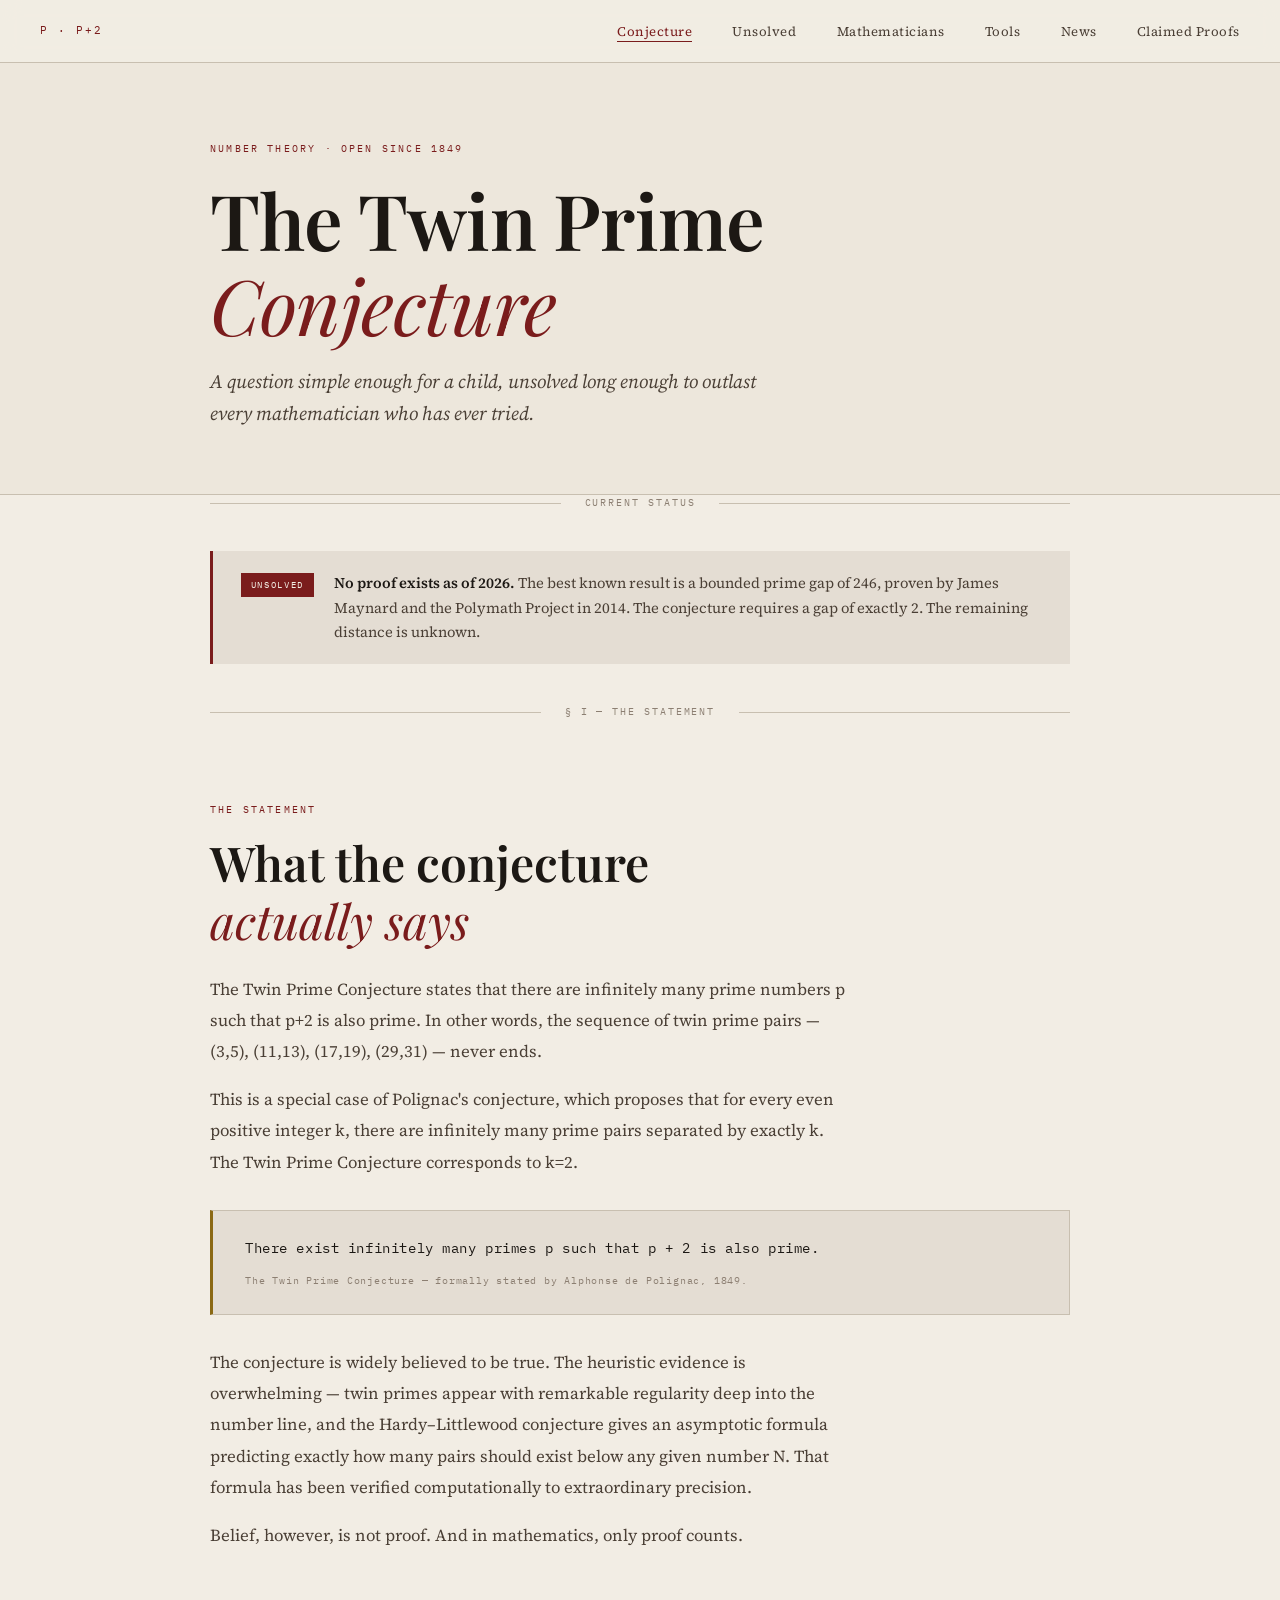
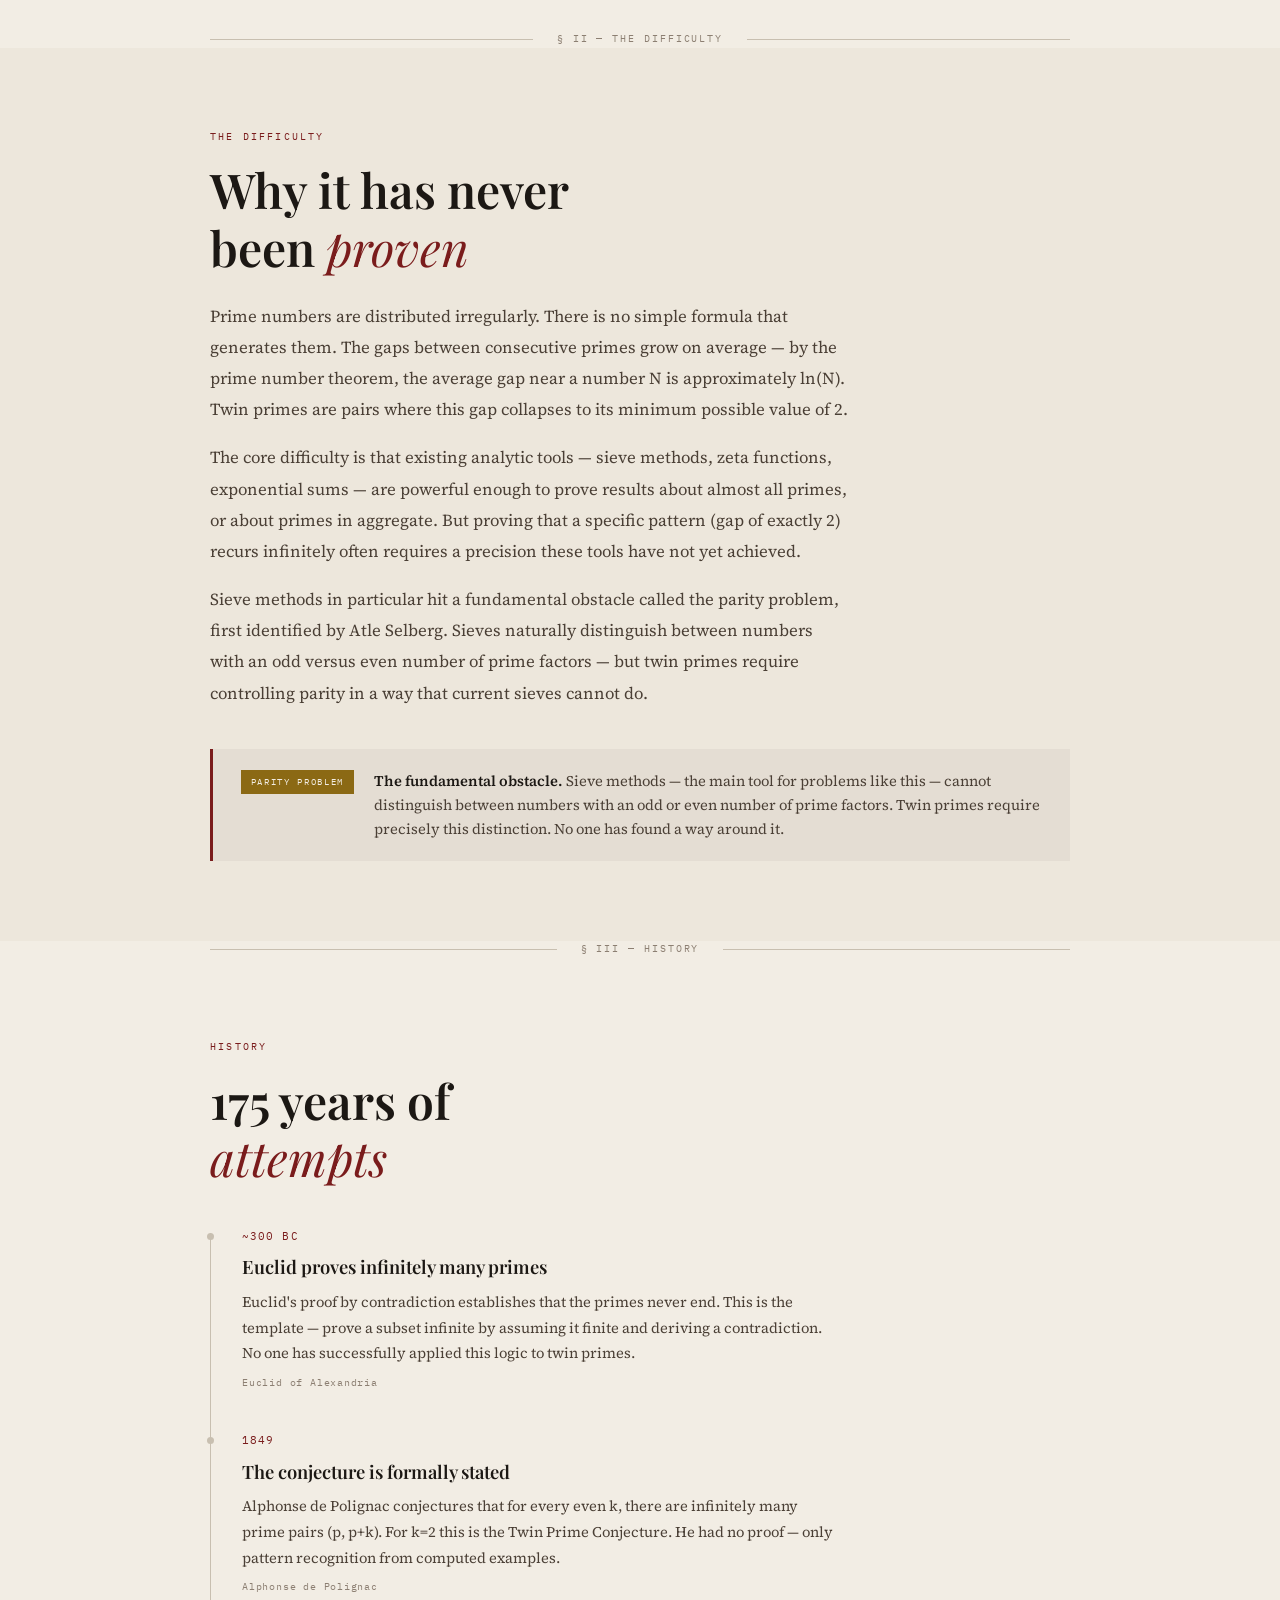
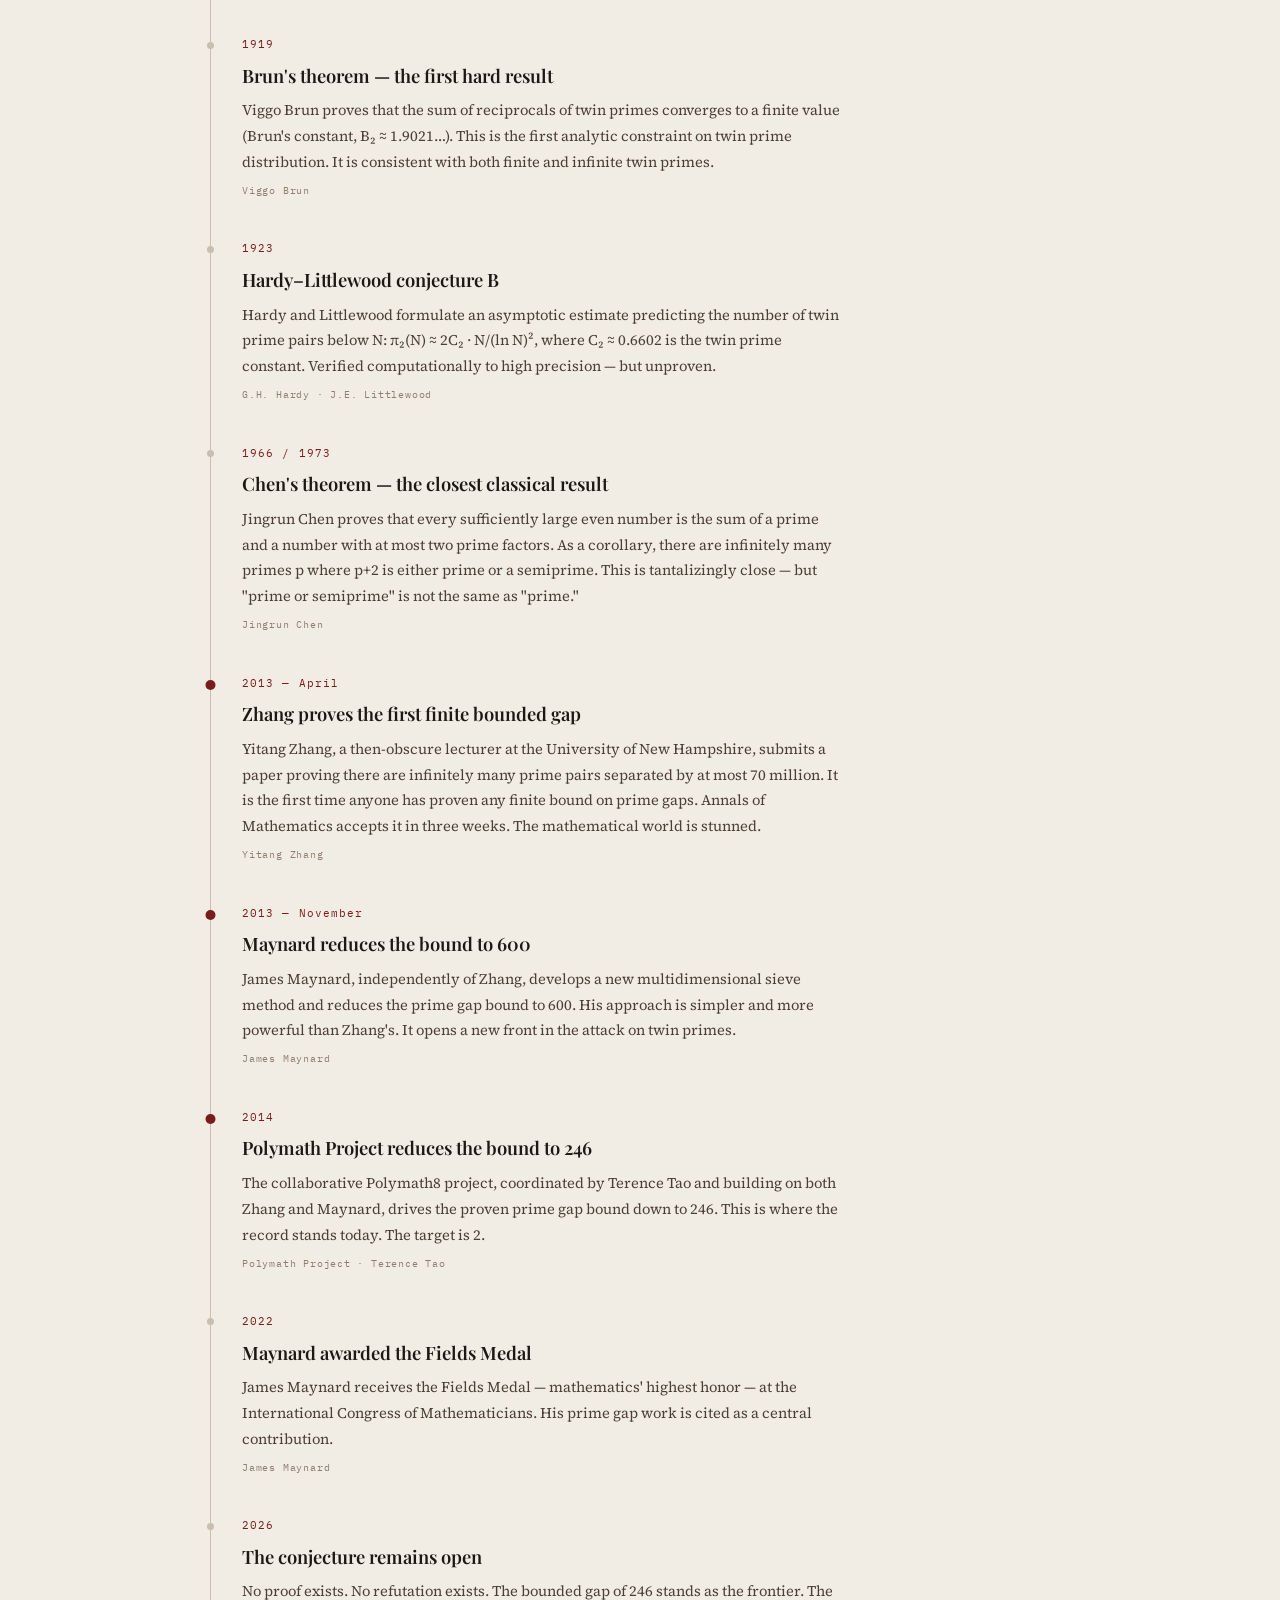
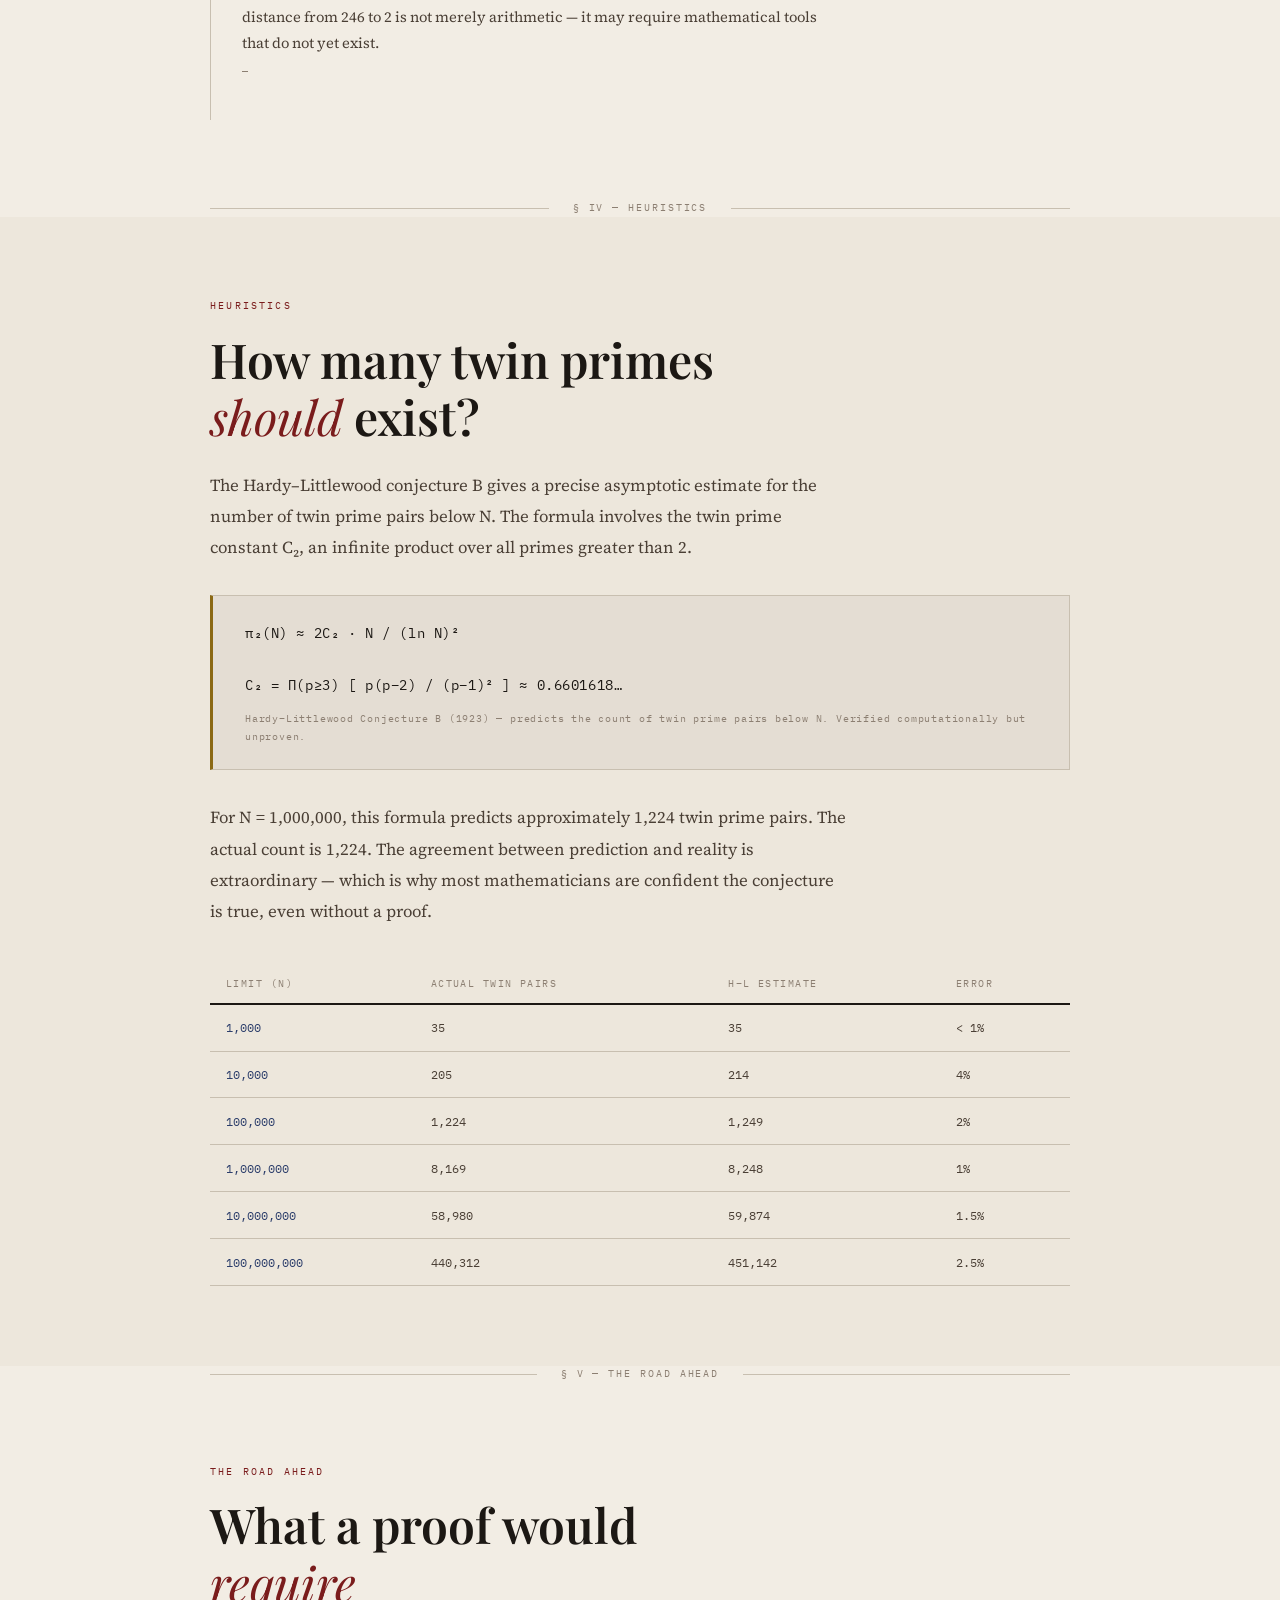
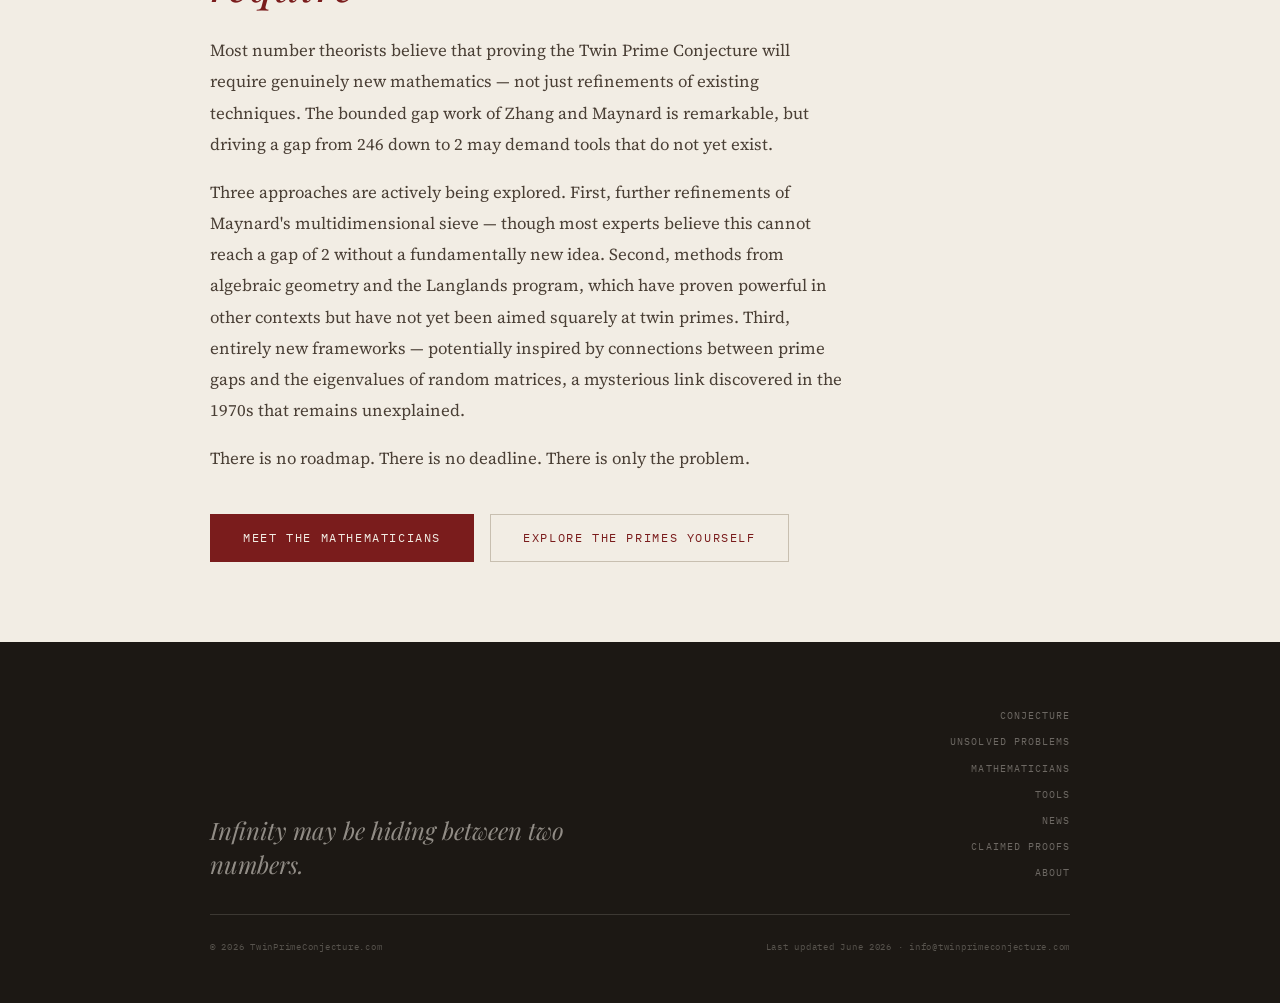
<file: conjecture.html>
<!DOCTYPE html>
<html lang="en">
<head>
  <meta charset="UTF-8" />
  <meta name="viewport" content="width=device-width, initial-scale=1.0" />
  <title>The Conjecture — Twin Prime Conjecture</title>
  <meta name="description" content="A deep dive into the Twin Prime Conjecture — its history, the mathematics behind it, major breakthroughs, and why it remains unsolved after 175 years." />
  <meta property="og:title" content="The Twin Prime Conjecture — Deep Dive" />
  <meta property="og:description" content="A deep dive into the Twin Prime Conjecture — its history, the mathematics behind it, major breakthroughs, and why it remains unsolved after 175 years." />
  <meta property="og:url" content="https://twinprimeconjecture.com/conjecture.html" />
  <meta property="og:type" content="website" />
  <meta property="og:image" content="https://twinprimeconjecture.com/og-image.png" />
  <meta name="twitter:card" content="summary_large_image" />
  <meta name="twitter:title" content="The Twin Prime Conjecture — Deep Dive" />
  <meta name="twitter:description" content="History, mathematics, breakthroughs, and why it remains unsolved after 175 years." />
  <meta name="twitter:image" content="https://twinprimeconjecture.com/og-image.png" />
  <link rel="canonical" href="https://twinprimeconjecture.com/conjecture.html" />
  <link rel="icon" type="image/svg+xml" href="favicon.svg" />
  <link rel="stylesheet" href="styles.css" />
  <link rel="preconnect" href="https://fonts.googleapis.com" />
  <link rel="preconnect" href="https://fonts.gstatic.com" crossorigin />
  <link href="https://fonts.googleapis.com/css2?family=Playfair+Display:ital,wght@0,400;0,600;0,700;1,400;1,600&family=Source+Serif+4:ital,wght@0,300;0,400;0,600;1,300;1,400&family=IBM+Plex+Mono:wght@300;400;500&display=swap" rel="stylesheet" />

  <!-- Google tag (gtag.js) -->
  <script async src="https://www.googletagmanager.com/gtag/js?id=G-EFRN5096B6"></script>
  <script>
    window.dataLayer = window.dataLayer || [];
    function gtag(){dataLayer.push(arguments);}
    gtag('js', new Date());
    gtag('config', 'G-EFRN5096B6');
  </script>
</head>
<body>

  <!-- NAV -->
  <nav class="site-nav">
    <a href="index.html" class="nav-logo">p · p+2</a>
    <ul class="nav-links">
      <li><a href="conjecture.html" class="active">Conjecture</a></li>
      <li><a href="unsolved.html">Unsolved</a></li>
      <li><a href="mathematicians.html">Mathematicians</a></li>
      <li><a href="tools.html">Tools</a></li>
      <li><a href="news.html">News</a></li>
      <li><a href="claimed-proofs.html">Claimed Proofs</a></li>
    </ul>
  </nav>

  <div class="page-wrap">

    <!-- PAGE HERO -->
    <div class="page-hero">
      <div class="container">
        <p class="page-eyebrow">Number Theory · Open Since 1849</p>
        <h1 class="page-title">The Twin Prime<br /><em>Conjecture</em></h1>
        <p class="page-lead">A question simple enough for a child, unsolved long enough to outlast every mathematician who has ever tried.</p>
      </div>
    </div>

    <div class="chapter-rule"><span class="chapter-rule-label">Current Status</span></div>

    <div class="section" style="padding-top: 2.5rem; padding-bottom: 2.5rem;">
      <div class="container">
        <div class="status-callout">
          <span class="status-tag">Unsolved</span>
          <p class="status-body">
            <strong>No proof exists as of 2026.</strong> The best known result is a bounded prime gap of 246, proven by James Maynard and the Polymath Project in 2014. The conjecture requires a gap of exactly 2. The remaining distance is unknown.
          </p>
        </div>
      </div>
    </div>

    <div class="chapter-rule"><span class="chapter-rule-label">§ I — The Statement</span></div>

    <section class="section">
      <div class="container">
        <p class="section-eyebrow">The Statement</p>
        <h2 class="section-heading">What the conjecture<br /><em>actually says</em></h2>
        <div class="prose">
          <p>The Twin Prime Conjecture states that there are infinitely many prime numbers p such that p+2 is also prime. In other words, the sequence of twin prime pairs — (3,5), (11,13), (17,19), (29,31) — never ends.</p>
          <p>This is a special case of Polignac's conjecture, which proposes that for every even positive integer k, there are infinitely many prime pairs separated by exactly k. The Twin Prime Conjecture corresponds to k=2.</p>
        </div>

        <div class="formula-block" style="margin-top: 2rem;">
          There exist infinitely many primes p such that p + 2 is also prime.
          <span class="formula-caption">The Twin Prime Conjecture — formally stated by Alphonse de Polignac, 1849.</span>
        </div>

        <div class="prose" style="margin-top: 2rem;">
          <p>The conjecture is widely believed to be true. The heuristic evidence is overwhelming — twin primes appear with remarkable regularity deep into the number line, and the Hardy–Littlewood conjecture gives an asymptotic formula predicting exactly how many pairs should exist below any given number N. That formula has been verified computationally to extraordinary precision.</p>
          <p>Belief, however, is not proof. And in mathematics, only proof counts.</p>
        </div>
      </div>
    </section>

    <div class="chapter-rule"><span class="chapter-rule-label">§ II — The Difficulty</span></div>

    <section class="section section--alt">
      <div class="container">
        <p class="section-eyebrow">The Difficulty</p>
        <h2 class="section-heading">Why it has never<br />been <em>proven</em></h2>
        <div class="prose">
          <p>Prime numbers are distributed irregularly. There is no simple formula that generates them. The gaps between consecutive primes grow on average — by the prime number theorem, the average gap near a number N is approximately ln(N). Twin primes are pairs where this gap collapses to its minimum possible value of 2.</p>
          <p>The core difficulty is that existing analytic tools — sieve methods, zeta functions, exponential sums — are powerful enough to prove results about almost all primes, or about primes in aggregate. But proving that a specific pattern (gap of exactly 2) recurs infinitely often requires a precision these tools have not yet achieved.</p>
          <p>Sieve methods in particular hit a fundamental obstacle called the parity problem, first identified by Atle Selberg. Sieves naturally distinguish between numbers with an odd versus even number of prime factors — but twin primes require controlling parity in a way that current sieves cannot do.</p>
        </div>

        <div class="status-callout" style="margin-top: 2.5rem;">
          <span class="status-tag status-tag--gold">Parity Problem</span>
          <p class="status-body">
            <strong>The fundamental obstacle.</strong> Sieve methods — the main tool for problems like this — cannot distinguish between numbers with an odd or even number of prime factors. Twin primes require precisely this distinction. No one has found a way around it.
          </p>
        </div>
      </div>
    </section>

    <div class="chapter-rule"><span class="chapter-rule-label">§ III — History</span></div>

    <section class="section">
      <div class="container">
        <p class="section-eyebrow">History</p>
        <h2 class="section-heading">175 years of<br /><em>attempts</em></h2>

        <div class="timeline">

          <div class="timeline-item">
            <p class="timeline-year">~300 BC</p>
            <p class="timeline-title">Euclid proves infinitely many primes</p>
            <p class="timeline-body">Euclid's proof by contradiction establishes that the primes never end. This is the template — prove a subset infinite by assuming it finite and deriving a contradiction. No one has successfully applied this logic to twin primes.</p>
            <p class="timeline-person">Euclid of Alexandria</p>
          </div>

          <div class="timeline-item">
            <p class="timeline-year">1849</p>
            <p class="timeline-title">The conjecture is formally stated</p>
            <p class="timeline-body">Alphonse de Polignac conjectures that for every even k, there are infinitely many prime pairs (p, p+k). For k=2 this is the Twin Prime Conjecture. He had no proof — only pattern recognition from computed examples.</p>
            <p class="timeline-person">Alphonse de Polignac</p>
          </div>

          <div class="timeline-item">
            <p class="timeline-year">1919</p>
            <p class="timeline-title">Brun's theorem — the first hard result</p>
            <p class="timeline-body">Viggo Brun proves that the sum of reciprocals of twin primes converges to a finite value (Brun's constant, B₂ ≈ 1.9021…). This is the first analytic constraint on twin prime distribution. It is consistent with both finite and infinite twin primes.</p>
            <p class="timeline-person">Viggo Brun</p>
          </div>

          <div class="timeline-item">
            <p class="timeline-year">1923</p>
            <p class="timeline-title">Hardy–Littlewood conjecture B</p>
            <p class="timeline-body">Hardy and Littlewood formulate an asymptotic estimate predicting the number of twin prime pairs below N: π₂(N) ≈ 2C₂ · N/(ln N)², where C₂ ≈ 0.6602 is the twin prime constant. Verified computationally to high precision — but unproven.</p>
            <p class="timeline-person">G.H. Hardy · J.E. Littlewood</p>
          </div>

          <div class="timeline-item">
            <p class="timeline-year">1966 / 1973</p>
            <p class="timeline-title">Chen's theorem — the closest classical result</p>
            <p class="timeline-body">Jingrun Chen proves that every sufficiently large even number is the sum of a prime and a number with at most two prime factors. As a corollary, there are infinitely many primes p where p+2 is either prime or a semiprime. This is tantalizingly close — but "prime or semiprime" is not the same as "prime."</p>
            <p class="timeline-person">Jingrun Chen</p>
          </div>

          <div class="timeline-item highlight">
            <p class="timeline-year">2013 — April</p>
            <p class="timeline-title">Zhang proves the first finite bounded gap</p>
            <p class="timeline-body">Yitang Zhang, a then-obscure lecturer at the University of New Hampshire, submits a paper proving there are infinitely many prime pairs separated by at most 70 million. It is the first time anyone has proven any finite bound on prime gaps. Annals of Mathematics accepts it in three weeks. The mathematical world is stunned.</p>
            <p class="timeline-person">Yitang Zhang</p>
          </div>

          <div class="timeline-item highlight">
            <p class="timeline-year">2013 — November</p>
            <p class="timeline-title">Maynard reduces the bound to 600</p>
            <p class="timeline-body">James Maynard, independently of Zhang, develops a new multidimensional sieve method and reduces the prime gap bound to 600. His approach is simpler and more powerful than Zhang's. It opens a new front in the attack on twin primes.</p>
            <p class="timeline-person">James Maynard</p>
          </div>

          <div class="timeline-item highlight">
            <p class="timeline-year">2014</p>
            <p class="timeline-title">Polymath Project reduces the bound to 246</p>
            <p class="timeline-body">The collaborative Polymath8 project, coordinated by Terence Tao and building on both Zhang and Maynard, drives the proven prime gap bound down to 246. This is where the record stands today. The target is 2.</p>
            <p class="timeline-person">Polymath Project · Terence Tao</p>
          </div>

          <div class="timeline-item">
            <p class="timeline-year">2022</p>
            <p class="timeline-title">Maynard awarded the Fields Medal</p>
            <p class="timeline-body">James Maynard receives the Fields Medal — mathematics' highest honor — at the International Congress of Mathematicians. His prime gap work is cited as a central contribution.</p>
            <p class="timeline-person">James Maynard</p>
          </div>

          <div class="timeline-item">
            <p class="timeline-year">2026</p>
            <p class="timeline-title">The conjecture remains open</p>
            <p class="timeline-body">No proof exists. No refutation exists. The bounded gap of 246 stands as the frontier. The distance from 246 to 2 is not merely arithmetic — it may require mathematical tools that do not yet exist.</p>
            <p class="timeline-person">—</p>
          </div>

        </div>
      </div>
    </section>

    <div class="chapter-rule"><span class="chapter-rule-label">§ IV — Heuristics</span></div>

    <section class="section section--alt">
      <div class="container">
        <p class="section-eyebrow">Heuristics</p>
        <h2 class="section-heading">How many twin primes<br /><em>should</em> exist?</h2>
        <div class="prose">
          <p>The Hardy–Littlewood conjecture B gives a precise asymptotic estimate for the number of twin prime pairs below N. The formula involves the twin prime constant C₂, an infinite product over all primes greater than 2.</p>
        </div>

        <div class="formula-block" style="margin-top: 2rem;">
          π₂(N) ≈ 2C₂ · N / (ln N)²
          <br /><br />
          C₂ = ∏(p≥3) [ p(p−2) / (p−1)² ] ≈ 0.6601618…
          <span class="formula-caption">Hardy–Littlewood Conjecture B (1923) — predicts the count of twin prime pairs below N. Verified computationally but unproven.</span>
        </div>

        <div class="prose" style="margin-top: 2rem;">
          <p>For N = 1,000,000, this formula predicts approximately 1,224 twin prime pairs. The actual count is 1,224. The agreement between prediction and reality is extraordinary — which is why most mathematicians are confident the conjecture is true, even without a proof.</p>
        </div>

        <div style="margin-top: 2.5rem; overflow-x: auto;">
          <table class="data-table">
            <thead>
              <tr>
                <th>Limit (N)</th>
                <th>Actual Twin Pairs</th>
                <th>H–L Estimate</th>
                <th>Error</th>
              </tr>
            </thead>
            <tbody>
              <tr><td>1,000</td><td>35</td><td>35</td><td>&lt; 1%</td></tr>
              <tr><td>10,000</td><td>205</td><td>214</td><td>4%</td></tr>
              <tr><td>100,000</td><td>1,224</td><td>1,249</td><td>2%</td></tr>
              <tr><td>1,000,000</td><td>8,169</td><td>8,248</td><td>1%</td></tr>
              <tr><td>10,000,000</td><td>58,980</td><td>59,874</td><td>1.5%</td></tr>
              <tr><td>100,000,000</td><td>440,312</td><td>451,142</td><td>2.5%</td></tr>
            </tbody>
          </table>
        </div>
      </div>
    </section>

    <div class="chapter-rule"><span class="chapter-rule-label">§ V — The Road Ahead</span></div>

    <section class="section">
      <div class="container">
        <p class="section-eyebrow">The Road Ahead</p>
        <h2 class="section-heading">What a proof would<br /><em>require</em></h2>
        <div class="prose">
          <p>Most number theorists believe that proving the Twin Prime Conjecture will require genuinely new mathematics — not just refinements of existing techniques. The bounded gap work of Zhang and Maynard is remarkable, but driving a gap from 246 down to 2 may demand tools that do not yet exist.</p>
          <p>Three approaches are actively being explored. First, further refinements of Maynard's multidimensional sieve — though most experts believe this cannot reach a gap of 2 without a fundamentally new idea. Second, methods from algebraic geometry and the Langlands program, which have proven powerful in other contexts but have not yet been aimed squarely at twin primes. Third, entirely new frameworks — potentially inspired by connections between prime gaps and the eigenvalues of random matrices, a mysterious link discovered in the 1970s that remains unexplained.</p>
          <p>There is no roadmap. There is no deadline. There is only the problem.</p>
        </div>
        <div style="margin-top: 2.5rem; display: flex; gap: 1rem; flex-wrap: wrap;">
          <a href="mathematicians.html" class="btn-primary">Meet the mathematicians</a>
          <a href="tools.html" class="btn-secondary">Explore the primes yourself</a>
        </div>
      </div>
    </section>

  </div>

  <!-- FOOTER -->
  <footer class="site-footer">
    <div class="footer-inner">
      <p class="footer-motto">Infinity may be hiding between two numbers.</p>
      <nav class="footer-nav">
        <a href="conjecture.html">Conjecture</a>
        <a href="unsolved.html">Unsolved Problems</a>
        <a href="mathematicians.html">Mathematicians</a>
        <a href="tools.html">Tools</a>
        <a href="news.html">News</a>
        <a href="claimed-proofs.html">Claimed Proofs</a>
        <a href="about.html">About</a>
      </nav>
    </div>
    <div class="footer-copy">
      <span>© 2026 TwinPrimeConjecture.com</span>
      <span>Last updated June 2026 · info@twinprimeconjecture.com</span>
    </div>
  </footer>

</body>
</html>
</file>
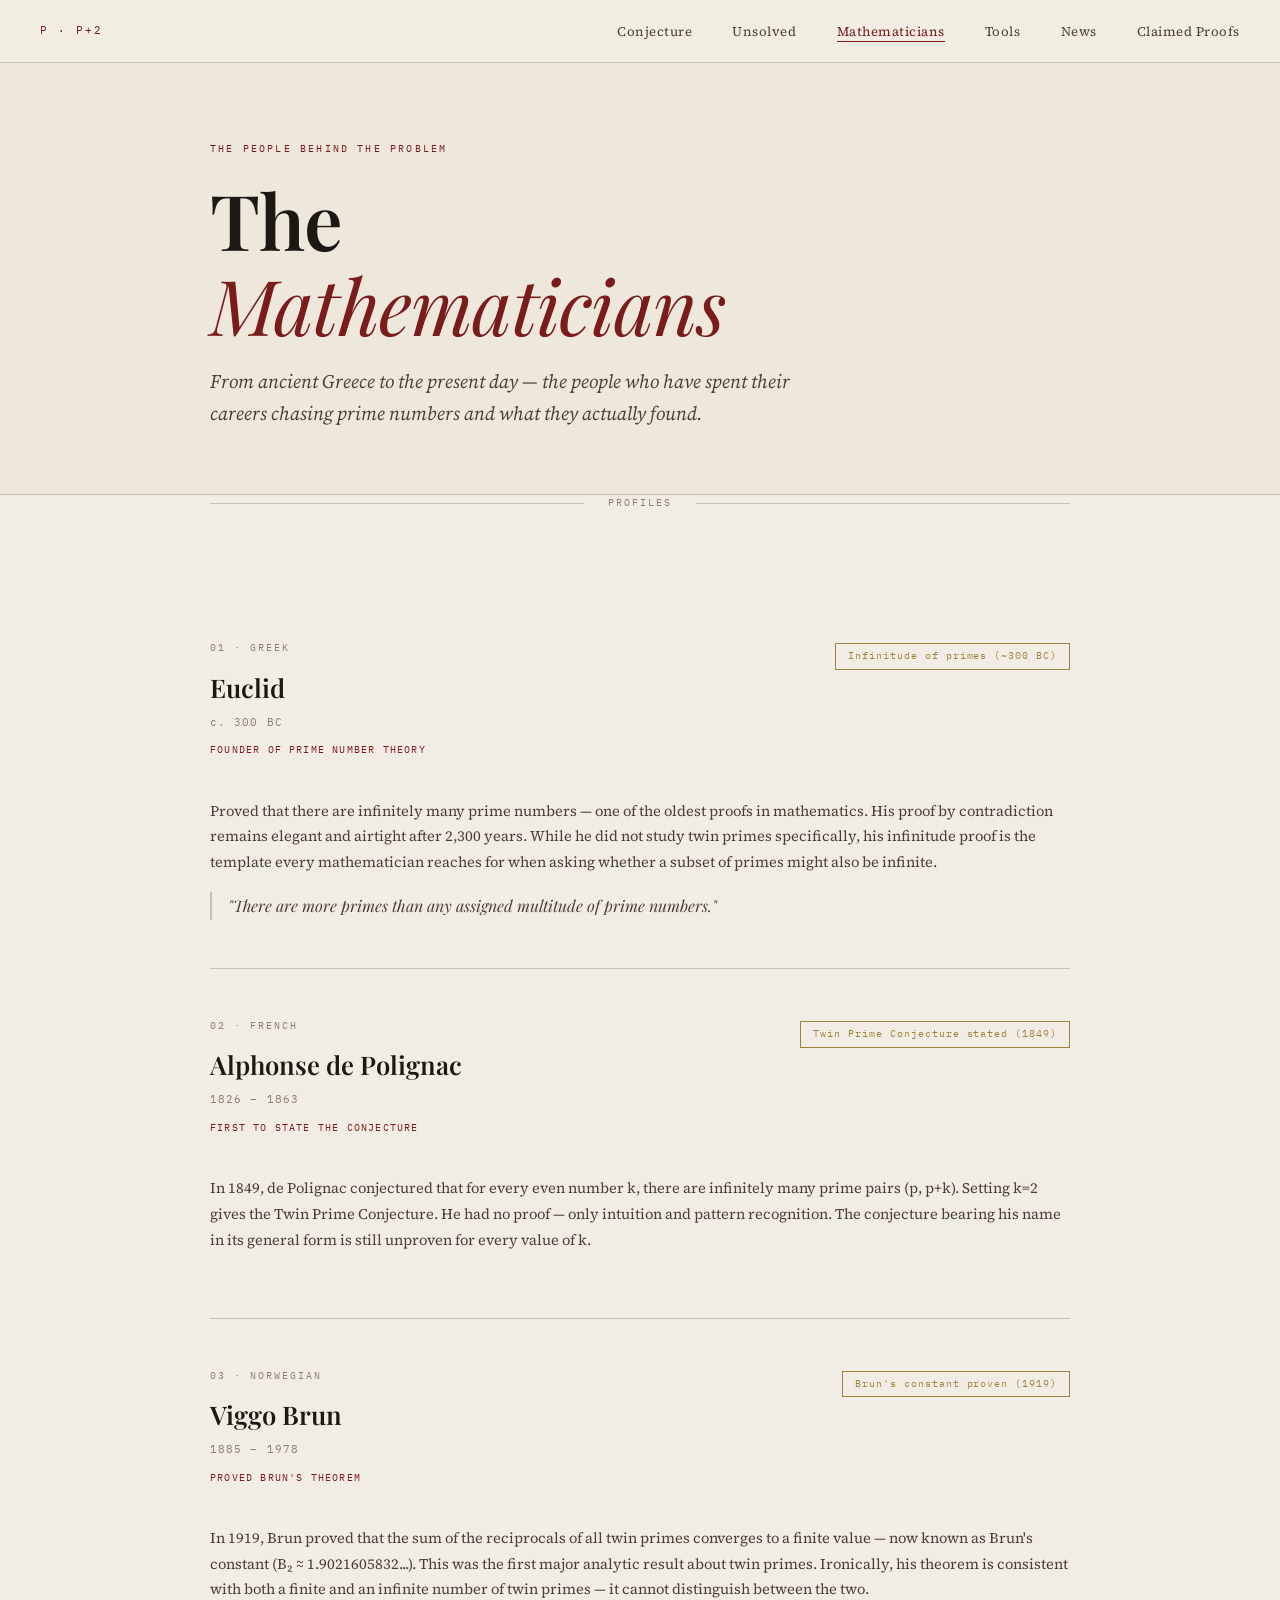
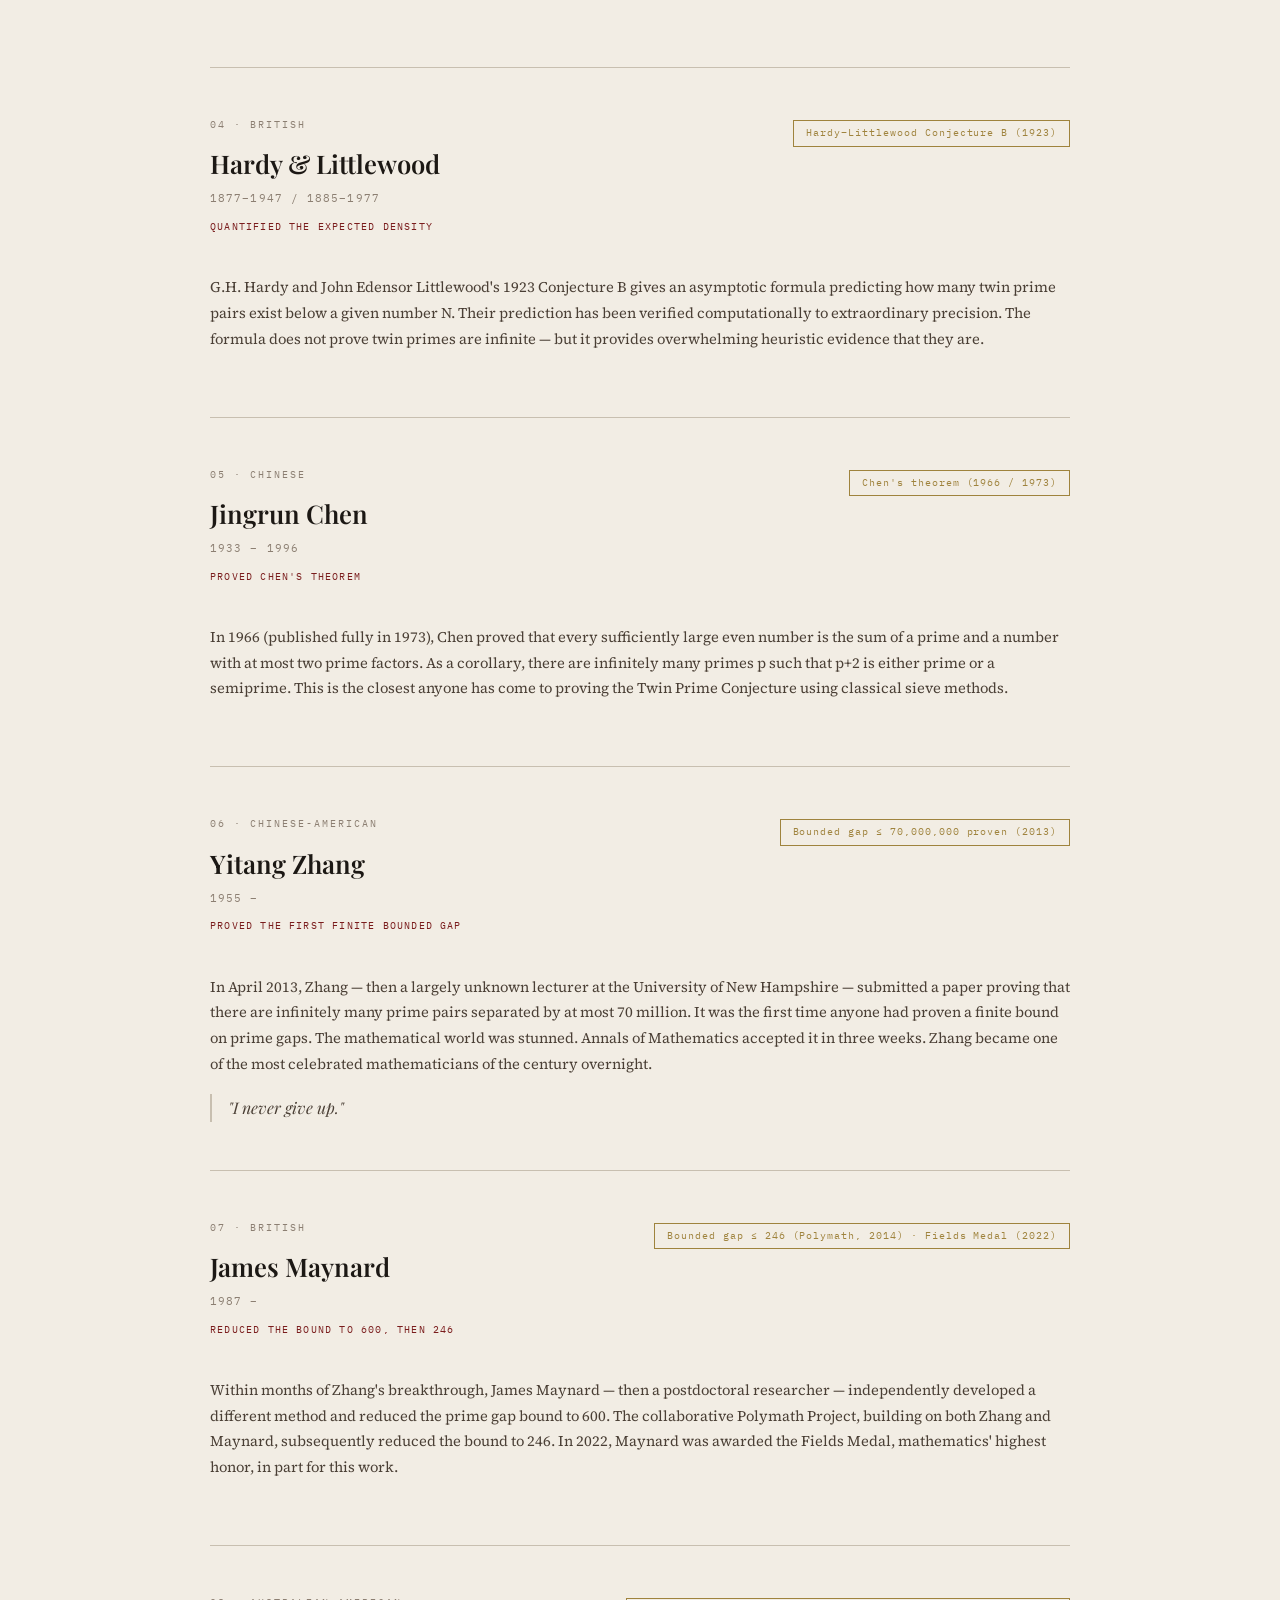
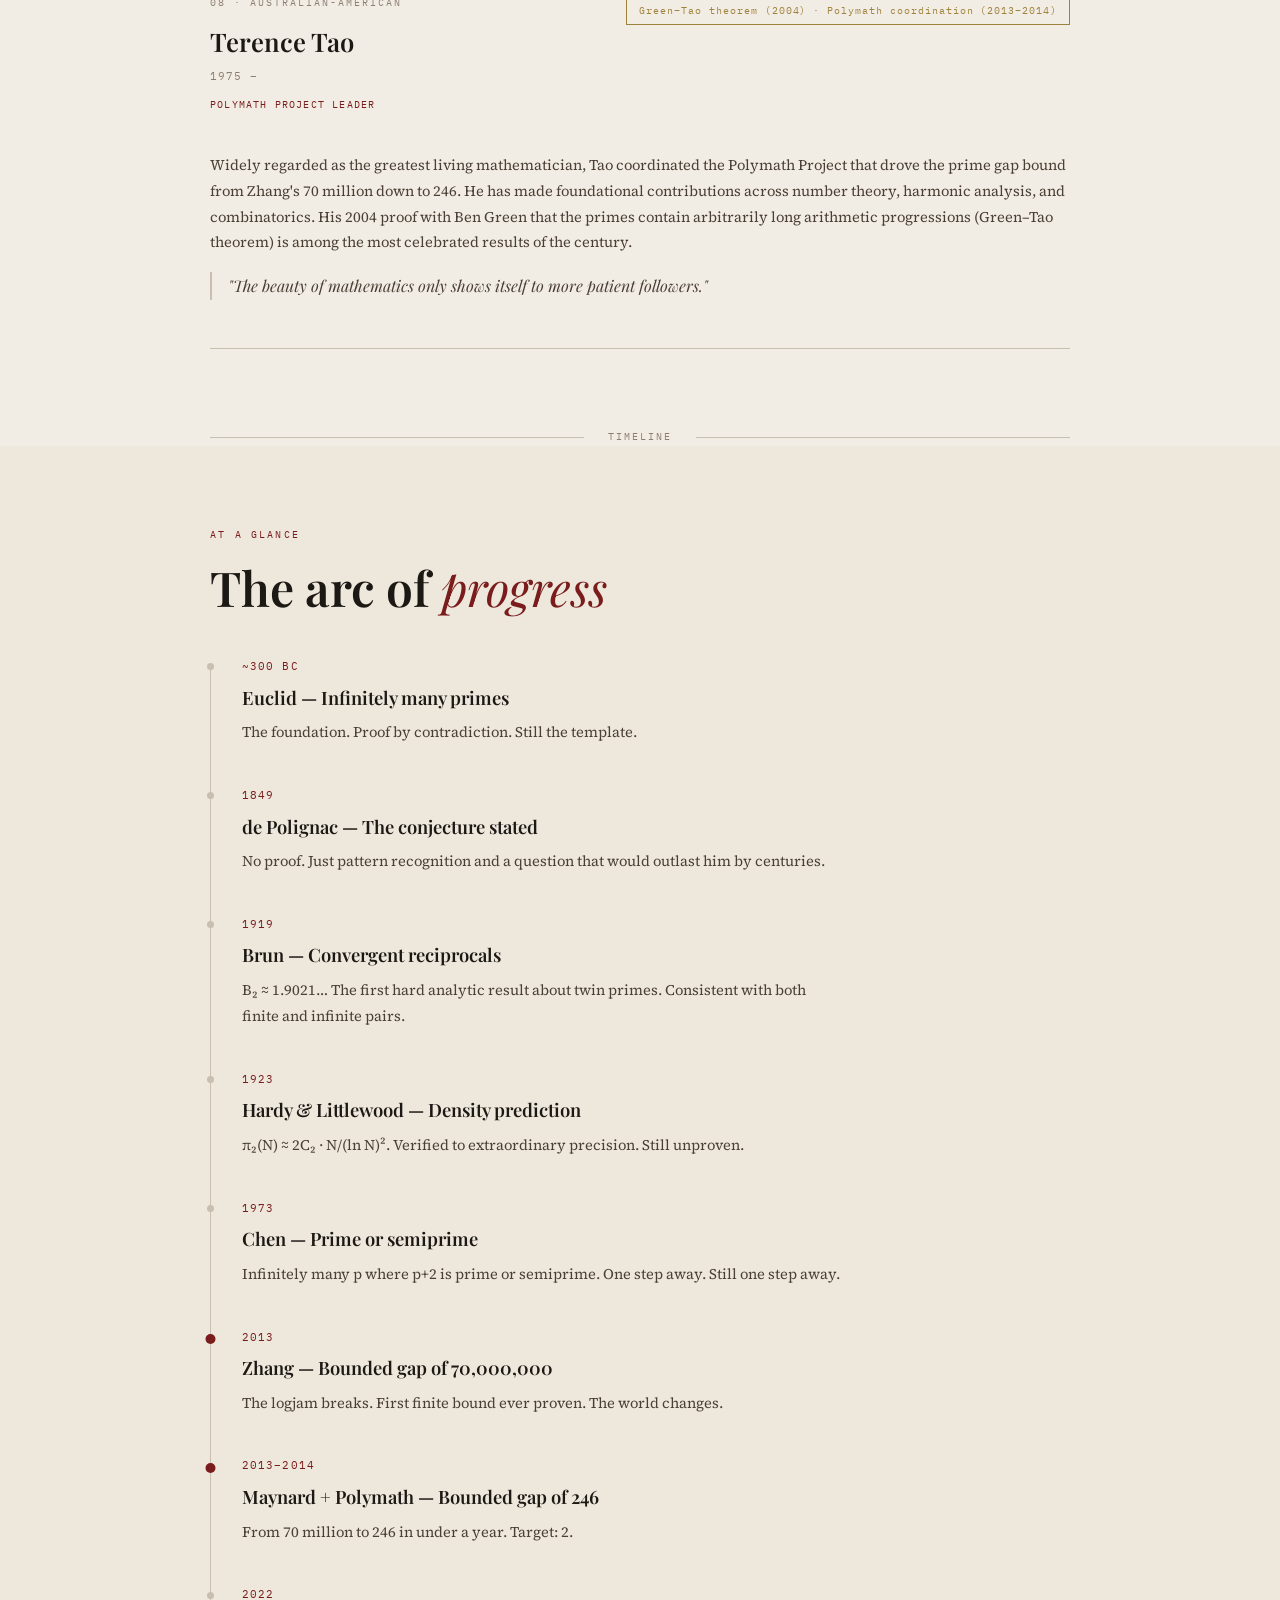
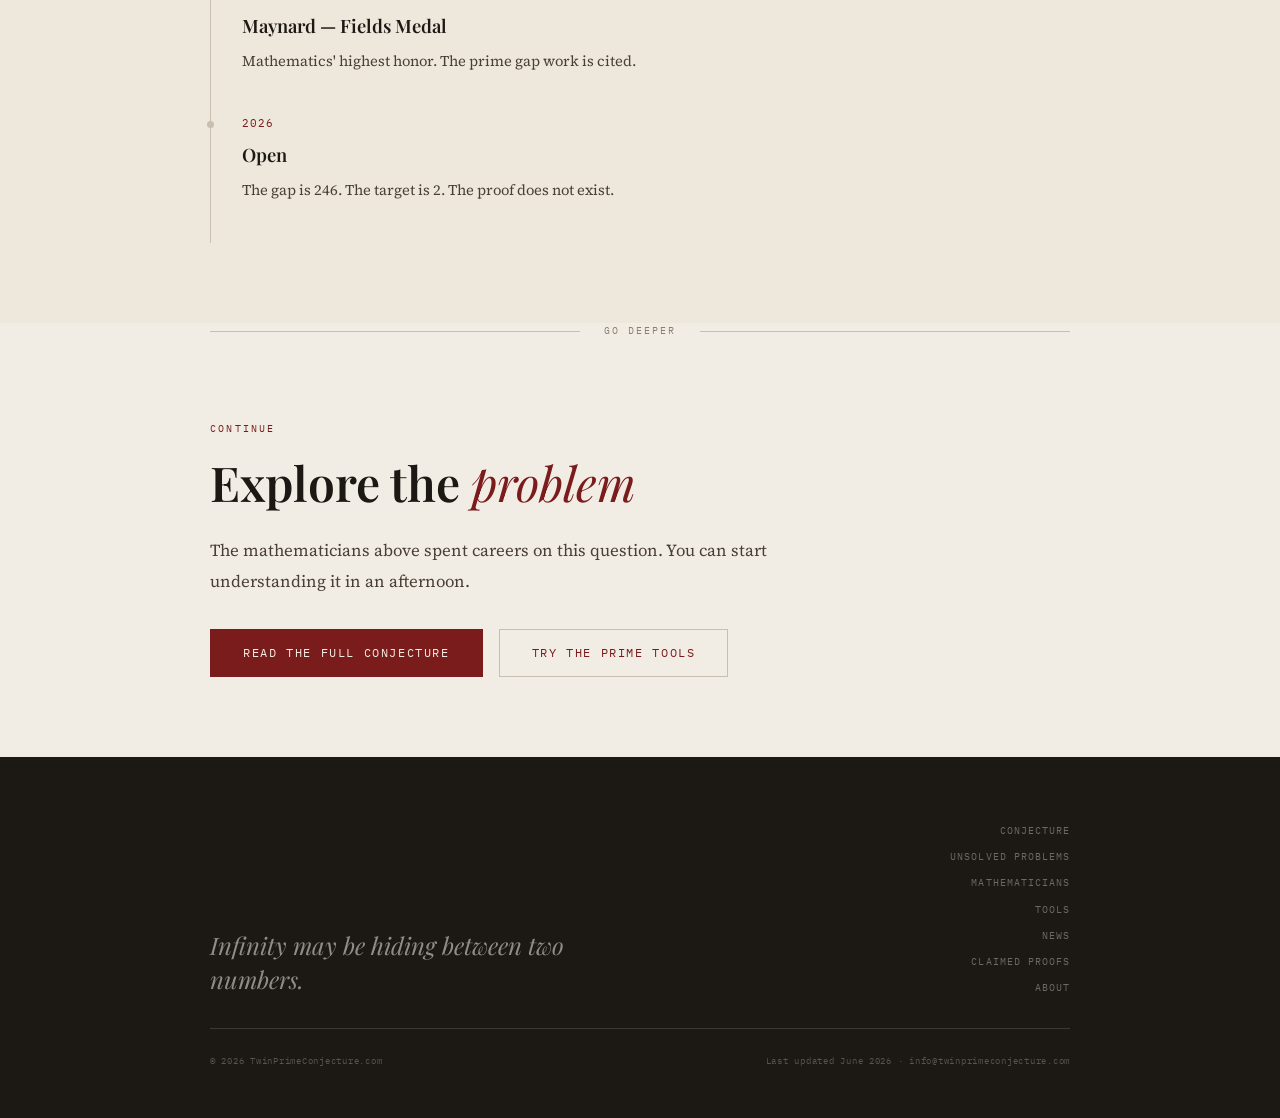
<file: mathematicians.html>
<!DOCTYPE html>
<html lang="en">
<head>
  <meta charset="UTF-8" />
  <meta name="viewport" content="width=device-width, initial-scale=1.0" />
  <title>Mathematicians — Twin Prime Conjecture</title>
  <meta name="description" content="The mathematicians who shaped our understanding of prime numbers — from Euclid to Terence Tao. Their discoveries, their methods, and how close they came." />
  <meta property="og:title" content="The Mathematicians Behind the Twin Prime Conjecture" />
  <meta property="og:description" content="From Euclid to Terence Tao — the people who have spent their careers chasing prime numbers and what they actually found." />
  <meta property="og:url" content="https://twinprimeconjecture.com/mathematicians.html" />
  <meta property="og:type" content="website" />
  <meta property="og:image" content="https://twinprimeconjecture.com/og-image.png" />
  <meta name="twitter:card" content="summary_large_image" />
  <meta name="twitter:title" content="The Mathematicians Behind the Twin Prime Conjecture" />
  <meta name="twitter:description" content="From Euclid to Terence Tao — careers spent chasing prime numbers." />
  <meta name="twitter:image" content="https://twinprimeconjecture.com/og-image.png" />
  <link rel="canonical" href="https://twinprimeconjecture.com/mathematicians.html" />
  <link rel="icon" type="image/svg+xml" href="favicon.svg" />
  <link rel="stylesheet" href="styles.css" />
  <link rel="preconnect" href="https://fonts.googleapis.com" />
  <link rel="preconnect" href="https://fonts.gstatic.com" crossorigin />
  <link href="https://fonts.googleapis.com/css2?family=Playfair+Display:ital,wght@0,400;0,600;0,700;1,400;1,600&family=Source+Serif+4:ital,wght@0,300;0,400;0,600;1,300;1,400&family=IBM+Plex+Mono:wght@300;400;500&display=swap" rel="stylesheet" />

  <!-- Google tag (gtag.js) -->
  <script async src="https://www.googletagmanager.com/gtag/js?id=G-EFRN5096B6"></script>
  <script>
    window.dataLayer = window.dataLayer || [];
    function gtag(){dataLayer.push(arguments);}
    gtag('js', new Date());
    gtag('config', 'G-EFRN5096B6');
  </script>
</head>
<body>

  <!-- NAV -->
  <nav class="site-nav">
    <a href="index.html" class="nav-logo">p · p+2</a>
    <ul class="nav-links">
      <li><a href="conjecture.html">Conjecture</a></li>
      <li><a href="unsolved.html">Unsolved</a></li>
      <li><a href="mathematicians.html" class="active">Mathematicians</a></li>
      <li><a href="tools.html">Tools</a></li>
      <li><a href="news.html">News</a></li>
      <li><a href="claimed-proofs.html">Claimed Proofs</a></li>
    </ul>
  </nav>

  <div class="page-wrap">

    <!-- PAGE HERO -->
    <div class="page-hero">
      <div class="container">
        <p class="page-eyebrow">The People Behind the Problem</p>
        <h1 class="page-title">The<br /><em>Mathematicians</em></h1>
        <p class="page-lead">From ancient Greece to the present day — the people who have spent their careers chasing prime numbers and what they actually found.</p>
      </div>
    </div>

    <div class="chapter-rule"><span class="chapter-rule-label">Profiles</span></div>

    <!-- PROFILES -->
    <section class="section">
      <div class="container" id="profiles-container">
        <!-- populated by mathematicians.json -->
      </div>
    </section>

    <div class="chapter-rule"><span class="chapter-rule-label">Timeline</span></div>

    <!-- TIMELINE SUMMARY -->
    <section class="section section--alt">
      <div class="container">
        <p class="section-eyebrow">At a Glance</p>
        <h2 class="section-heading">The arc of <em>progress</em></h2>
        <div class="timeline">

          <div class="timeline-item">
            <p class="timeline-year">~300 BC</p>
            <p class="timeline-title">Euclid — Infinitely many primes</p>
            <p class="timeline-body">The foundation. Proof by contradiction. Still the template.</p>
          </div>

          <div class="timeline-item">
            <p class="timeline-year">1849</p>
            <p class="timeline-title">de Polignac — The conjecture stated</p>
            <p class="timeline-body">No proof. Just pattern recognition and a question that would outlast him by centuries.</p>
          </div>

          <div class="timeline-item">
            <p class="timeline-year">1919</p>
            <p class="timeline-title">Brun — Convergent reciprocals</p>
            <p class="timeline-body">B₂ ≈ 1.9021… The first hard analytic result about twin primes. Consistent with both finite and infinite pairs.</p>
          </div>

          <div class="timeline-item">
            <p class="timeline-year">1923</p>
            <p class="timeline-title">Hardy & Littlewood — Density prediction</p>
            <p class="timeline-body">π₂(N) ≈ 2C₂ · N/(ln N)². Verified to extraordinary precision. Still unproven.</p>
          </div>

          <div class="timeline-item">
            <p class="timeline-year">1973</p>
            <p class="timeline-title">Chen — Prime or semiprime</p>
            <p class="timeline-body">Infinitely many p where p+2 is prime or semiprime. One step away. Still one step away.</p>
          </div>

          <div class="timeline-item highlight">
            <p class="timeline-year">2013</p>
            <p class="timeline-title">Zhang — Bounded gap of 70,000,000</p>
            <p class="timeline-body">The logjam breaks. First finite bound ever proven. The world changes.</p>
          </div>

          <div class="timeline-item highlight">
            <p class="timeline-year">2013–2014</p>
            <p class="timeline-title">Maynard + Polymath — Bounded gap of 246</p>
            <p class="timeline-body">From 70 million to 246 in under a year. Target: 2.</p>
          </div>

          <div class="timeline-item">
            <p class="timeline-year">2022</p>
            <p class="timeline-title">Maynard — Fields Medal</p>
            <p class="timeline-body">Mathematics' highest honor. The prime gap work is cited.</p>
          </div>

          <div class="timeline-item">
            <p class="timeline-year">2026</p>
            <p class="timeline-title">Open</p>
            <p class="timeline-body">The gap is 246. The target is 2. The proof does not exist.</p>
          </div>

        </div>
      </div>
    </section>

    <div class="chapter-rule"><span class="chapter-rule-label">Go Deeper</span></div>

    <section class="section">
      <div class="container">
        <p class="section-eyebrow">Continue</p>
        <h2 class="section-heading">Explore the <em>problem</em></h2>
        <div class="prose">
          <p>The mathematicians above spent careers on this question. You can start understanding it in an afternoon.</p>
        </div>
        <div style="margin-top: 2rem; display: flex; gap: 1rem; flex-wrap: wrap;">
          <a href="conjecture.html" class="btn-primary">Read the full conjecture</a>
          <a href="tools.html" class="btn-secondary">Try the prime tools</a>
        </div>
      </div>
    </section>

  </div>

  <!-- FOOTER -->
  <footer class="site-footer">
    <div class="footer-inner">
      <p class="footer-motto">Infinity may be hiding between two numbers.</p>
      <nav class="footer-nav">
        <a href="conjecture.html">Conjecture</a>
        <a href="unsolved.html">Unsolved Problems</a>
        <a href="mathematicians.html">Mathematicians</a>
        <a href="tools.html">Tools</a>
        <a href="news.html">News</a>
        <a href="claimed-proofs.html">Claimed Proofs</a>
        <a href="about.html">About</a>
      </nav>
    </div>
    <div class="footer-copy">
      <span>© 2026 TwinPrimeConjecture.com</span>
      <span>Last updated June 2026 · info@twinprimeconjecture.com</span>
    </div>
  </footer>

  <script>
    fetch('mathematicians.json')
      .then(r => r.json())
      .then(data => {
        const container = document.getElementById('profiles-container');
        container.innerHTML = '';
        data.forEach((m, index) => {
          const quoteHTML = m.quote
            ? `<blockquote class="profile-quote">"${m.quote}"</blockquote>`
            : '';
          container.innerHTML += `
            <div style="padding: 3rem 0; border-bottom: 1px solid var(--rule);">
              <div style="display: flex; align-items: flex-start; justify-content: space-between; gap: 2rem; flex-wrap: wrap; margin-bottom: 1.5rem;">
                <div>
                  <p style="font-family: var(--ff-mono); font-size: 0.62rem; letter-spacing: 0.2em; color: var(--dim); text-transform: uppercase; margin-bottom: 0.5rem;">
                    ${String(index + 1).padStart(2, '0')} · ${m.nationality}
                  </p>
                  <h2 class="profile-name">${m.name}</h2>
                  <p class="profile-years">${m.years}</p>
                  <p class="profile-role">${m.role}</p>
                </div>
                <div style="text-align: right; flex-shrink: 0;">
                  <p style="font-family: var(--ff-mono); font-size: 0.6rem; letter-spacing: 0.1em; color: var(--gold); border: 1px solid var(--gold); padding: 0.25rem 0.75rem; display: inline-block; opacity: 0.8;">
                    ${m.milestone}
                  </p>
                </div>
              </div>
              <p class="profile-bio">${m.contribution}</p>
              ${quoteHTML}
            </div>`;
        });
      })
      .catch(() => {
        document.getElementById('profiles-container').innerHTML =
          '<p style="color: var(--dim); font-family: var(--ff-mono); font-size: 0.8rem;">Could not load mathematician profiles.</p>';
      });
  </script>

</body>
</html>
</file>
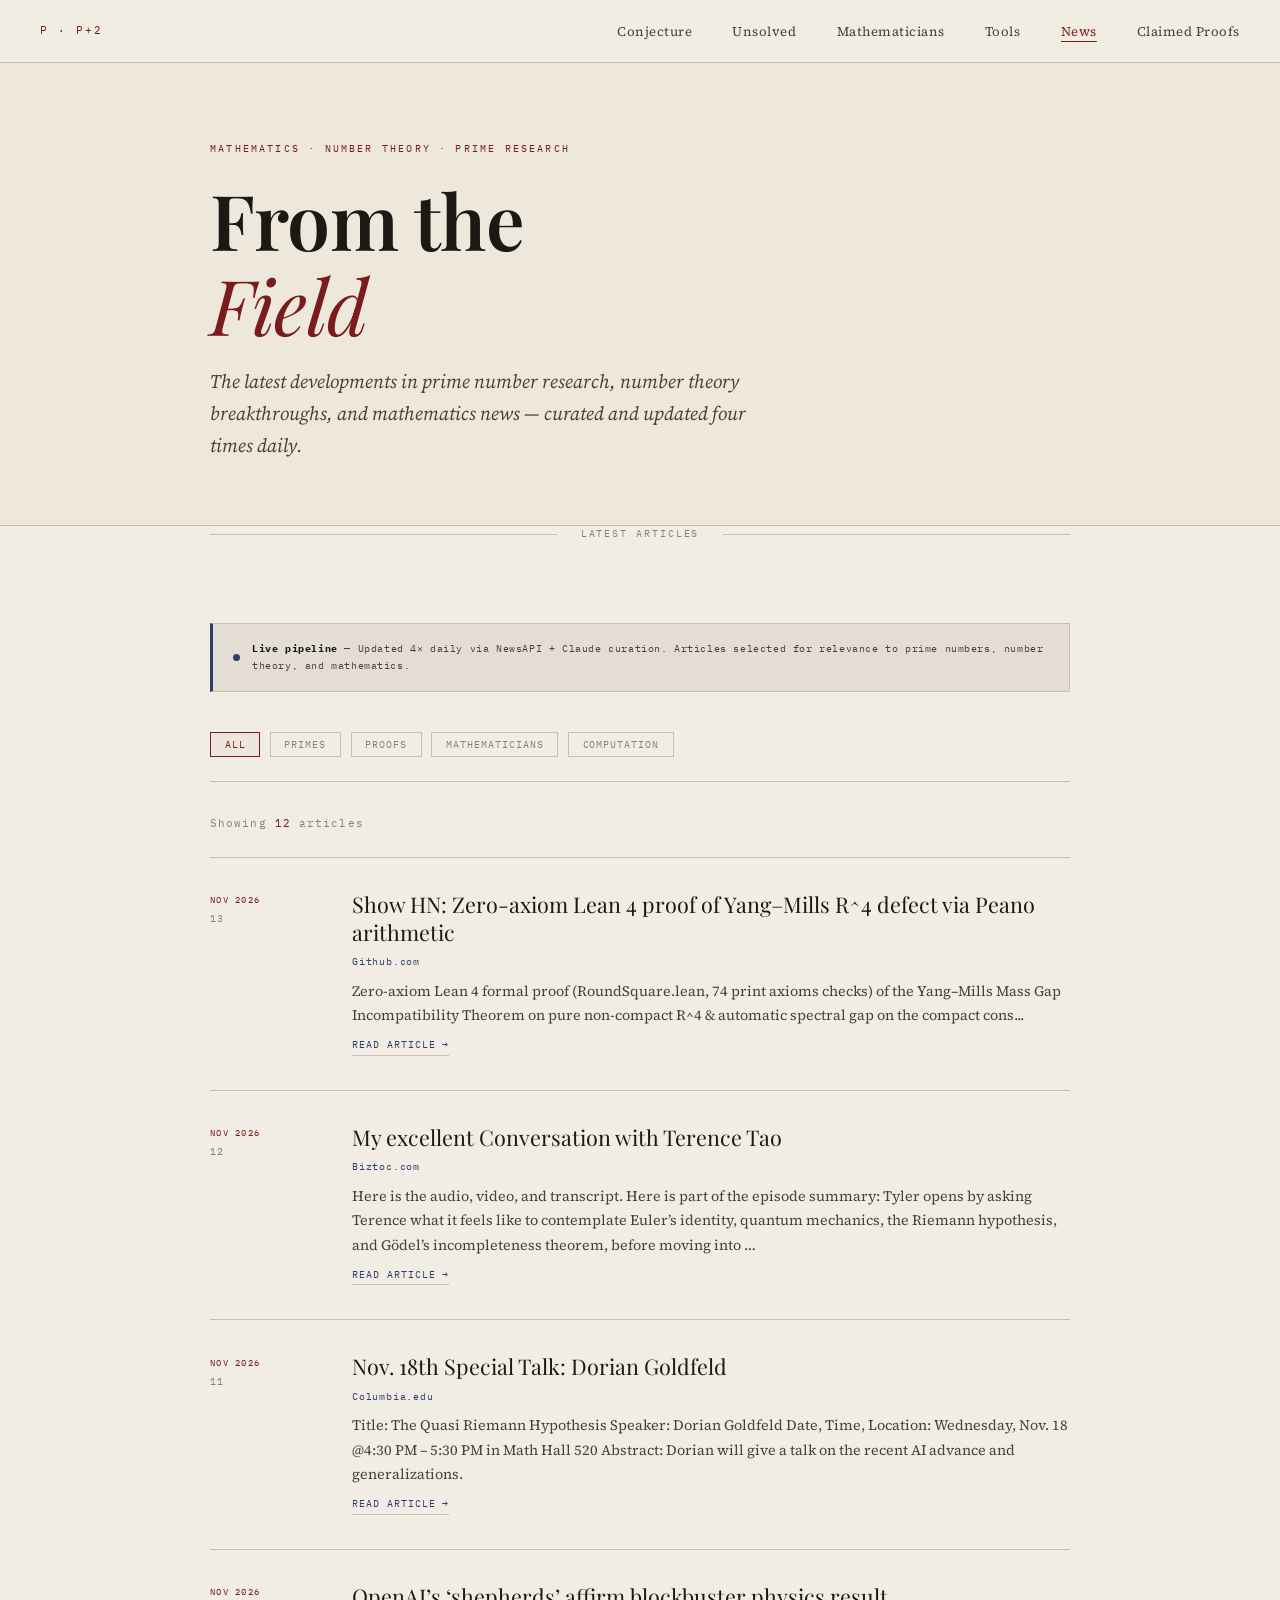
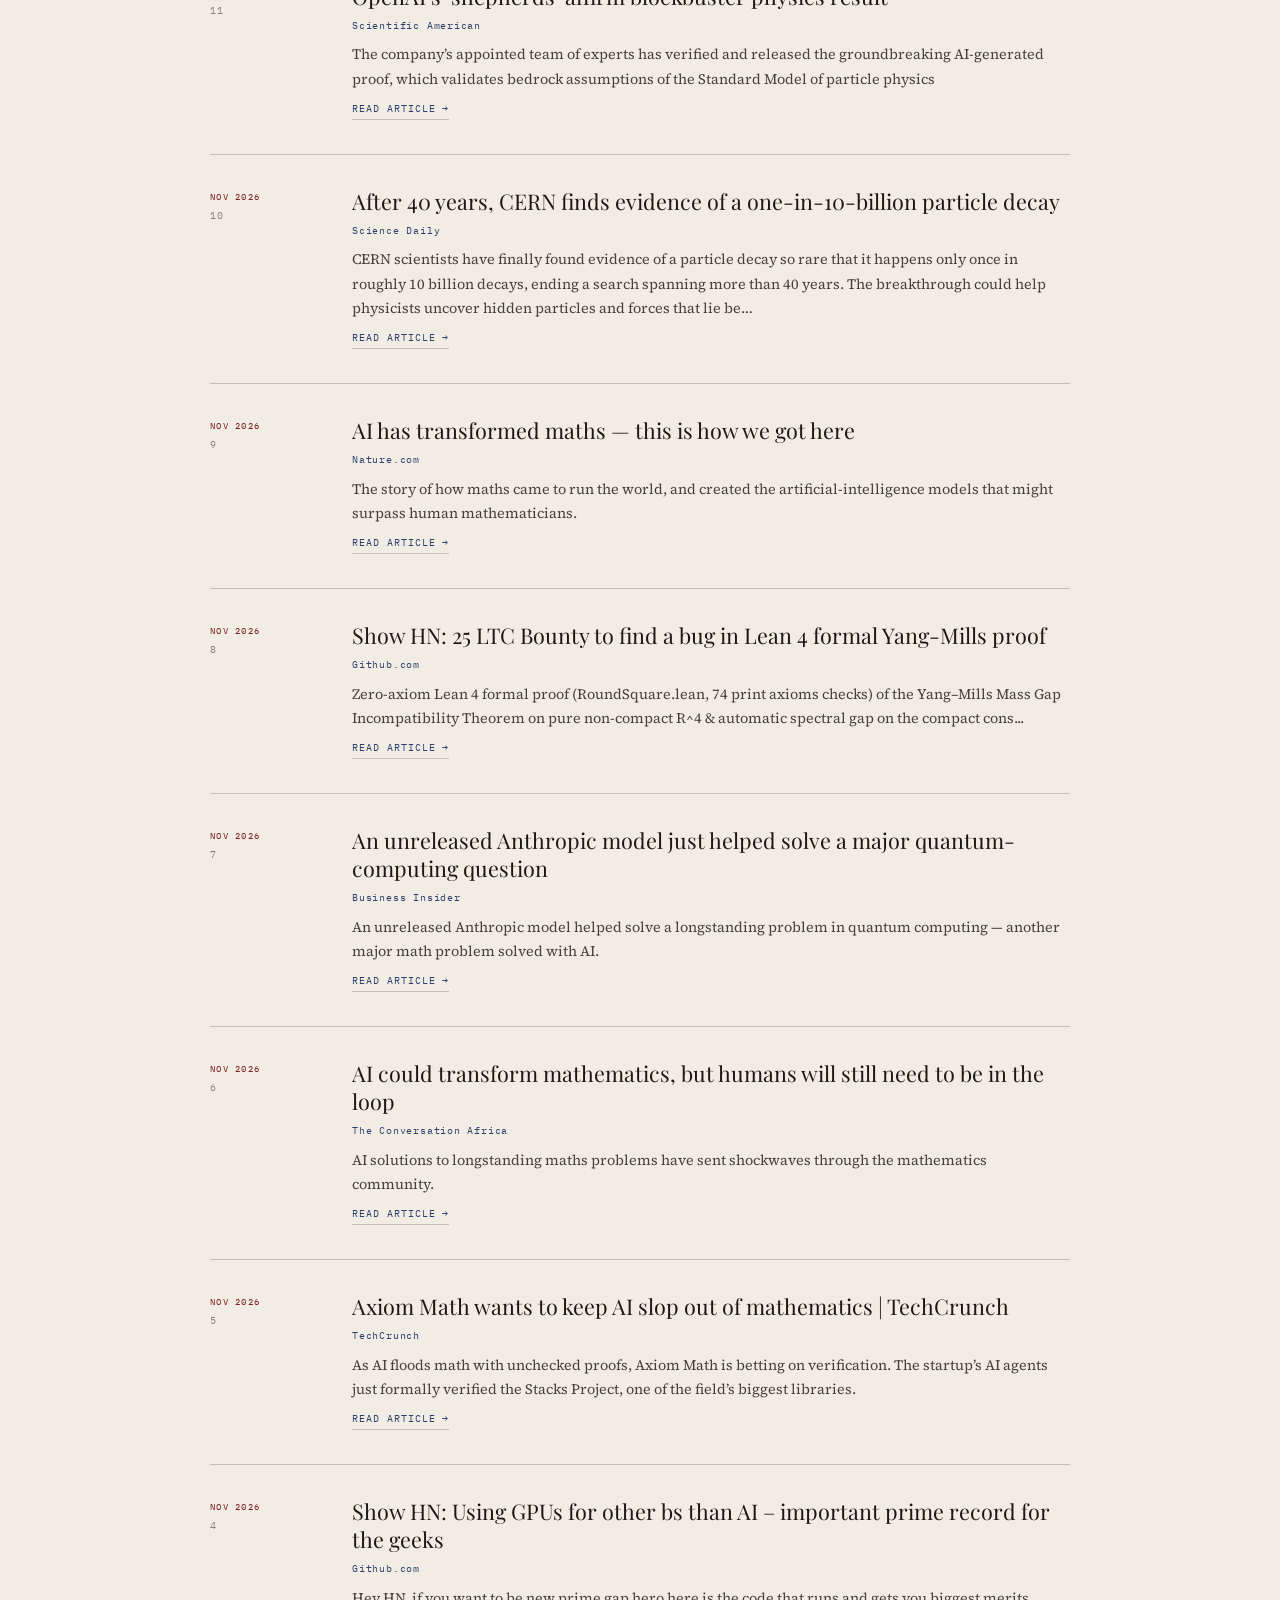
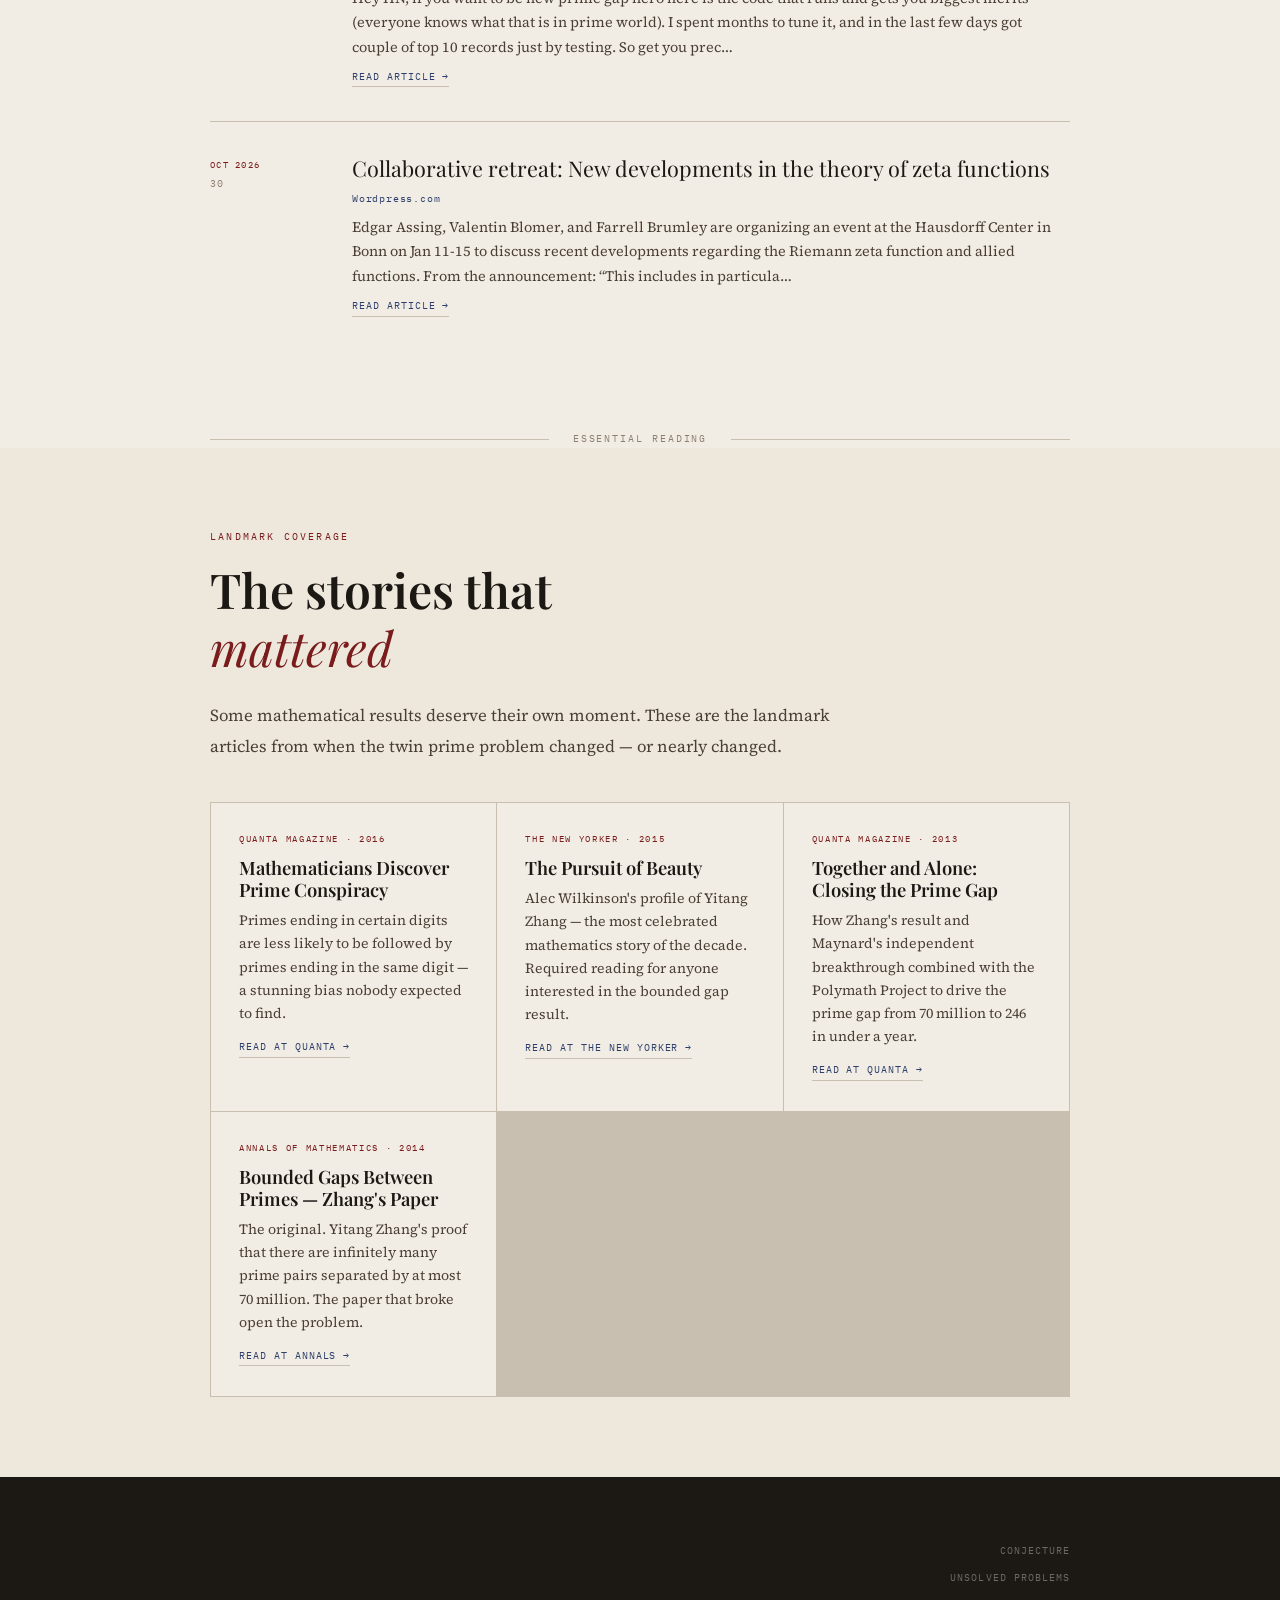
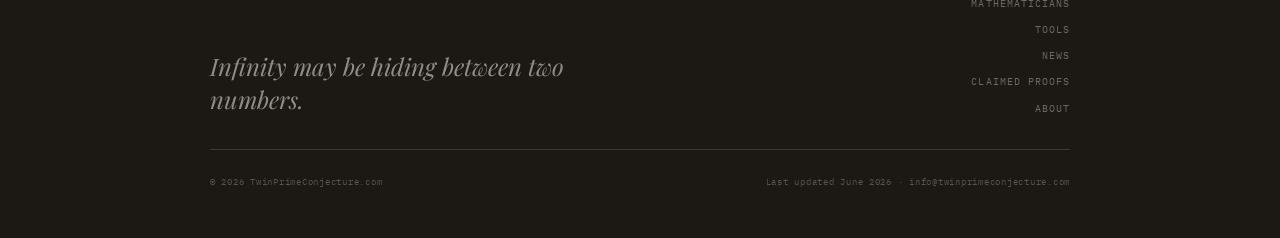
<file: news.html>
<!DOCTYPE html>
<html lang="en">
<head>
  <meta charset="UTF-8" />
  <meta name="viewport" content="width=device-width, initial-scale=1.0" />
  <title>News — Twin Prime Conjecture</title>
  <meta name="description" content="The latest news and breakthroughs in prime number research, number theory, and mathematics — sourced and updated automatically." />
  <meta property="og:title" content="Mathematics News — Twin Prime Conjecture" />
  <meta property="og:description" content="The latest developments in prime number research, number theory breakthroughs, and mathematics news — curated and updated four times daily." />
  <meta property="og:url" content="https://twinprimeconjecture.com/news.html" />
  <meta property="og:type" content="website" />
  <meta property="og:image" content="https://twinprimeconjecture.com/og-image.png" />
  <meta name="twitter:card" content="summary_large_image" />
  <meta name="twitter:title" content="Mathematics News — Twin Prime Conjecture" />
  <meta name="twitter:description" content="Prime number research and number theory breakthroughs — updated four times daily." />
  <meta name="twitter:image" content="https://twinprimeconjecture.com/og-image.png" />
  <link rel="canonical" href="https://twinprimeconjecture.com/news.html" />
  <link rel="icon" type="image/svg+xml" href="favicon.svg" />
  <link rel="stylesheet" href="styles.css" />
  <link rel="preconnect" href="https://fonts.googleapis.com" />
  <link rel="preconnect" href="https://fonts.gstatic.com" crossorigin />
  <link href="https://fonts.googleapis.com/css2?family=Playfair+Display:ital,wght@0,400;0,600;0,700;1,400;1,600&family=Source+Serif+4:ital,wght@0,300;0,400;0,600;1,300;1,400&family=IBM+Plex+Mono:wght@300;400;500&display=swap" rel="stylesheet" />

  <!-- Google tag (gtag.js) -->
  <script async src="https://www.googletagmanager.com/gtag/js?id=G-EFRN5096B6"></script>
  <script>
    window.dataLayer = window.dataLayer || [];
    function gtag(){dataLayer.push(arguments);}
    gtag('js', new Date());
    gtag('config', 'G-EFRN5096B6');
  </script>

  <style>
    .news-full-item {
      display: grid;
      grid-template-columns: 110px 1fr;
      gap: 2rem;
      padding: 2rem 0;
      border-bottom: 1px solid var(--rule);
      align-items: start;
      transition: background 0.12s;
      cursor: pointer;
    }
    .news-full-item:first-child { border-top: 1px solid var(--rule); }
    .news-full-item:last-child { border-bottom: none; }
    .news-full-item:hover {
      background: var(--ghost);
      margin: 0 -2rem;
      padding: 2rem;
    }
    .news-full-date {
      font-family: var(--ff-mono);
      font-size: 0.62rem;
      color: var(--dim);
      letter-spacing: 0.08em;
      line-height: 1.6;
      padding-top: 0.2rem;
    }
    .news-full-date .month-year {
      display: block;
      color: var(--oxblood);
      font-size: 0.58rem;
      letter-spacing: 0.14em;
      text-transform: uppercase;
      margin-bottom: 0.2rem;
    }
    .news-full-title {
      font-family: var(--ff-display);
      font-size: clamp(1.05rem, 2.5vw, 1.35rem);
      color: var(--ink);
      line-height: 1.3;
      margin-bottom: 0.45rem;
      transition: color 0.15s;
    }
    .news-full-item:hover .news-full-title { color: var(--oxblood); }
    .news-full-source {
      font-family: var(--ff-mono);
      font-size: 0.62rem;
      color: var(--slate);
      letter-spacing: 0.08em;
      margin-bottom: 0.5rem;
    }
    .news-full-desc {
      font-size: 0.9rem;
      line-height: 1.7;
      color: var(--ink-light);
      font-family: var(--ff-body);
    }
    .news-full-link {
      display: inline-block;
      margin-top: 0.6rem;
      font-family: var(--ff-mono);
      font-size: 0.6rem;
      letter-spacing: 0.1em;
      color: var(--slate);
      text-transform: uppercase;
      border-bottom: 1px solid var(--rule);
      padding-bottom: 1px;
      transition: color 0.15s, border-color 0.15s;
    }
    .news-full-link:hover { color: var(--oxblood); border-color: var(--oxblood); }

    .filter-row {
      display: flex;
      gap: 0.6rem;
      flex-wrap: wrap;
      margin-bottom: 2rem;
      padding-bottom: 1.5rem;
      border-bottom: 1px solid var(--rule);
    }
    .filter-chip {
      font-family: var(--ff-mono);
      font-size: 0.62rem;
      letter-spacing: 0.1em;
      text-transform: uppercase;
      color: var(--dim);
      background: transparent;
      border: 1px solid var(--rule);
      padding: 0.32rem 0.85rem;
      cursor: pointer;
      transition: all 0.2s;
    }
    .filter-chip:hover,
    .filter-chip.active {
      color: var(--oxblood);
      border-color: var(--oxblood);
      background: rgba(122,28,28,0.04);
    }

    .news-count {
      font-family: var(--ff-mono);
      font-size: 0.68rem;
      color: var(--dim);
      letter-spacing: 0.1em;
      margin-bottom: 1.5rem;
    }
    .news-count span { color: var(--oxblood); }

    .pipeline-note {
      display: flex;
      align-items: center;
      gap: 0.75rem;
      padding: 1rem 1.25rem;
      background: var(--ghost);
      border: 1px solid var(--rule);
      border-left: 3px solid var(--slate);
      margin-bottom: 2.5rem;
    }
    .pipeline-dot {
      width: 7px;
      height: 7px;
      background: var(--slate);
      border-radius: 50%;
      flex-shrink: 0;
      animation: pulse 2.5s ease-in-out infinite;
    }
    @keyframes pulse {
      0%, 100% { opacity: 0.35; }
      50% { opacity: 1; }
    }
    .pipeline-text {
      font-family: var(--ff-mono);
      font-size: 0.62rem;
      color: var(--ink-light);
      letter-spacing: 0.06em;
    }
    .pipeline-text strong { color: var(--ink); }

    .empty-state {
      padding: 3rem 2rem;
      text-align: center;
      border: 1px solid var(--rule);
      background: var(--ghost);
    }
    .empty-state p {
      font-family: var(--ff-mono);
      font-size: 0.72rem;
      color: var(--dim);
      letter-spacing: 0.08em;
      margin-bottom: 0.5rem;
    }

    @media (max-width: 600px) {
      .news-full-item {
        grid-template-columns: 1fr;
        gap: 0.4rem;
      }
      .news-full-item:hover {
        margin: 0 -1.25rem;
        padding: 2rem 1.25rem;
      }
    }
  </style>
</head>
<body>

  <!-- NAV -->
  <nav class="site-nav">
    <a href="index.html" class="nav-logo">p · p+2</a>
    <ul class="nav-links">
      <li><a href="conjecture.html">Conjecture</a></li>
      <li><a href="unsolved.html">Unsolved</a></li>
      <li><a href="mathematicians.html">Mathematicians</a></li>
      <li><a href="tools.html">Tools</a></li>
      <li><a href="news.html" class="active">News</a></li>
      <li><a href="claimed-proofs.html">Claimed Proofs</a></li>
    </ul>
  </nav>

  <div class="page-wrap">

    <!-- PAGE HERO -->
    <div class="page-hero">
      <div class="container">
        <p class="page-eyebrow">Mathematics · Number Theory · Prime Research</p>
        <h1 class="page-title">From the<br /><em>Field</em></h1>
        <p class="page-lead">The latest developments in prime number research, number theory breakthroughs, and mathematics news — curated and updated four times daily.</p>
      </div>
    </div>

    <div class="chapter-rule"><span class="chapter-rule-label">Latest Articles</span></div>

    <section class="section">
      <div class="container">

        <div class="pipeline-note">
          <div class="pipeline-dot"></div>
          <p class="pipeline-text">
            <strong>Live pipeline</strong> — Updated 4× daily via NewsAPI + Claude curation.
            Articles selected for relevance to prime numbers, number theory, and mathematics.
          </p>
        </div>

        <div class="filter-row">
          <button class="filter-chip active" onclick="filterNews('all', this)">All</button>
          <button class="filter-chip" onclick="filterNews('primes', this)">Primes</button>
          <button class="filter-chip" onclick="filterNews('proof', this)">Proofs</button>
          <button class="filter-chip" onclick="filterNews('people', this)">Mathematicians</button>
          <button class="filter-chip" onclick="filterNews('computation', this)">Computation</button>
        </div>

        <p class="news-count" id="news-count">Loading articles…</p>
        <div id="news-list"></div>

      </div>
    </section>

    <div class="chapter-rule"><span class="chapter-rule-label">Essential Reading</span></div>

    <section class="section section--alt">
      <div class="container">
        <p class="section-eyebrow">Landmark Coverage</p>
        <h2 class="section-heading">The stories that<br /><em>mattered</em></h2>
        <div class="prose">
          <p>Some mathematical results deserve their own moment. These are the landmark articles from when the twin prime problem changed — or nearly changed.</p>
        </div>

        <div class="card-grid" style="margin-top: 2.5rem;">
          <a href="https://www.quantamagazine.org/mathematicians-discover-prime-conspiracy-20160313/"
             target="_blank" rel="noopener" class="card" style="display: block;">
            <p class="card-eyebrow">Quanta Magazine · 2016</p>
            <p class="card-title">Mathematicians Discover Prime Conspiracy</p>
            <p class="card-body">Primes ending in certain digits are less likely to be followed by primes ending in the same digit — a stunning bias nobody expected to find.</p>
            <p class="card-link">Read at Quanta →</p>
          </a>

          <a href="https://www.newyorker.com/magazine/2015/02/02/pursuit-beauty"
             target="_blank" rel="noopener" class="card" style="display: block;">
            <p class="card-eyebrow">The New Yorker · 2015</p>
            <p class="card-title">The Pursuit of Beauty</p>
            <p class="card-body">Alec Wilkinson's profile of Yitang Zhang — the most celebrated mathematics story of the decade. Required reading for anyone interested in the bounded gap result.</p>
            <p class="card-link">Read at The New Yorker →</p>
          </a>

          <a href="https://www.quantamagazine.org/together-and-alone-closing-the-prime-gap-20131119/"
             target="_blank" rel="noopener" class="card" style="display: block;">
            <p class="card-eyebrow">Quanta Magazine · 2013</p>
            <p class="card-title">Together and Alone: Closing the Prime Gap</p>
            <p class="card-body">How Zhang's result and Maynard's independent breakthrough combined with the Polymath Project to drive the prime gap from 70 million to 246 in under a year.</p>
            <p class="card-link">Read at Quanta →</p>
          </a>

          <a href="https://annals.math.princeton.edu/2014/179-3/p07"
             target="_blank" rel="noopener" class="card" style="display: block;">
            <p class="card-eyebrow">Annals of Mathematics · 2014</p>
            <p class="card-title">Bounded Gaps Between Primes — Zhang's Paper</p>
            <p class="card-body">The original. Yitang Zhang's proof that there are infinitely many prime pairs separated by at most 70 million. The paper that broke open the problem.</p>
            <p class="card-link">Read at Annals →</p>
          </a>
        </div>
      </div>
    </section>

  </div>

  <!-- FOOTER -->
  <footer class="site-footer">
    <div class="footer-inner">
      <p class="footer-motto">Infinity may be hiding between two numbers.</p>
      <nav class="footer-nav">
        <a href="conjecture.html">Conjecture</a>
        <a href="unsolved.html">Unsolved Problems</a>
        <a href="mathematicians.html">Mathematicians</a>
        <a href="tools.html">Tools</a>
        <a href="news.html">News</a>
        <a href="claimed-proofs.html">Claimed Proofs</a>
        <a href="about.html">About</a>
      </nav>
    </div>
    <div class="footer-copy">
      <span>© 2026 TwinPrimeConjecture.com</span>
      <span>Last updated June 2026 · info@twinprimeconjecture.com</span>
    </div>
  </footer>

  <script>
    let allArticles = [];

    const categories = {
      primes:      ['prime', 'twin', 'gap', 'sieve', 'goldbach', 'riemann', 'conjecture'],
      proof:       ['proof', 'proven', 'theorem', 'conjecture', 'solved', 'disprove', 'result'],
      people:      ['tao', 'maynard', 'zhang', 'euler', 'erdős', 'mathematician', 'fields medal'],
      computation: ['compute', 'algorithm', 'record', 'digits', 'primegrid', 'distributed', 'verify']
    };

    function matchesCategory(article, cat) {
      if (cat === 'all') return true;
      const keywords = categories[cat] || [];
      const text = (article.title + ' ' + (article.description || '')).toLowerCase();
      return keywords.some(k => text.includes(k));
    }

    function formatDate(dateStr) {
      if (!dateStr) return { monthYear: '—', day: '' };
      const d = new Date(dateStr);
      return {
        monthYear: d.toLocaleDateString('en-US', { month: 'short', year: 'numeric' }),
        day: d.toLocaleDateString('en-US', { day: 'numeric' })
      };
    }

    function renderArticles(articles) {
      const list = document.getElementById('news-list');
      const count = document.getElementById('news-count');

      if (!articles || articles.length === 0) {
        list.innerHTML = `
          <div class="empty-state">
            <p>No articles found in this category.</p>
            <p>The pipeline refreshes 4× daily — check back soon.</p>
          </div>`;
        count.innerHTML = `Showing <span>0</span> articles`;
        return;
      }

      count.innerHTML = `Showing <span>${articles.length}</span> article${articles.length !== 1 ? 's' : ''}`;

      list.innerHTML = articles.map(a => {
        const { monthYear, day } = formatDate(a.publishedAt);
        return `
          <a href="${a.url || '#'}" target="_blank" rel="noopener" class="news-full-item">
            <div class="news-full-date">
              <span class="month-year">${monthYear}</span>
              ${day}
            </div>
            <div>
              <p class="news-full-title">${a.title}</p>
              <p class="news-full-source">${a.source?.name || a.source || ''}</p>
              ${a.description ? `<p class="news-full-desc">${a.description}</p>` : ''}
              <span class="news-full-link">Read article →</span>
            </div>
          </a>`;
      }).join('');
    }

    function filterNews(cat, btn) {
      document.querySelectorAll('.filter-chip').forEach(b => b.classList.remove('active'));
      btn.classList.add('active');
      renderArticles(allArticles.filter(a => matchesCategory(a, cat)));
    }

    fetch('news.json')
      .then(r => r.json())
      .then(data => {
        allArticles = data || [];
        renderArticles(allArticles);
      })
      .catch(() => {
        document.getElementById('news-list').innerHTML = `
          <div class="empty-state">
            <p>Pipeline initializing — articles will appear after the first scheduled run.</p>
            <p>Check back in a few hours.</p>
          </div>`;
        document.getElementById('news-count').innerHTML = `Showing <span>0</span> articles`;
      });
  </script>

</body>
</html>
</file>
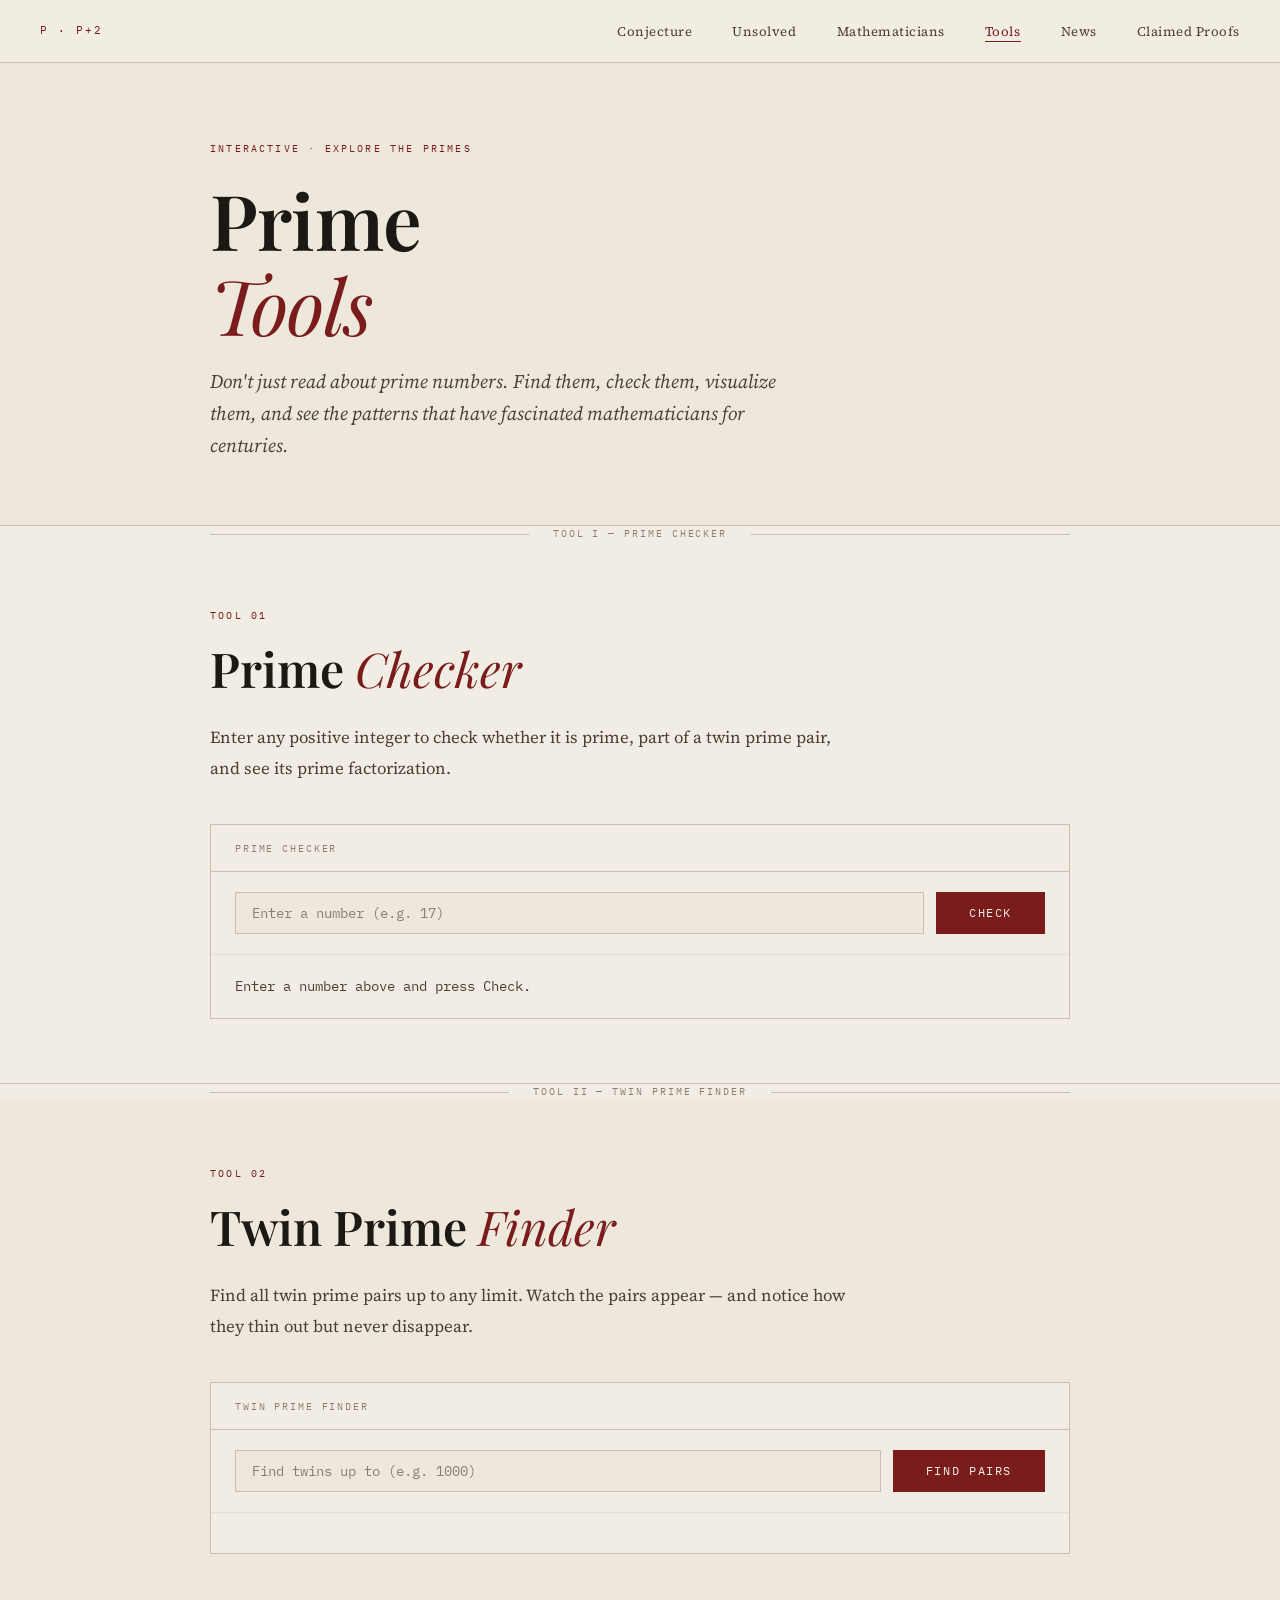
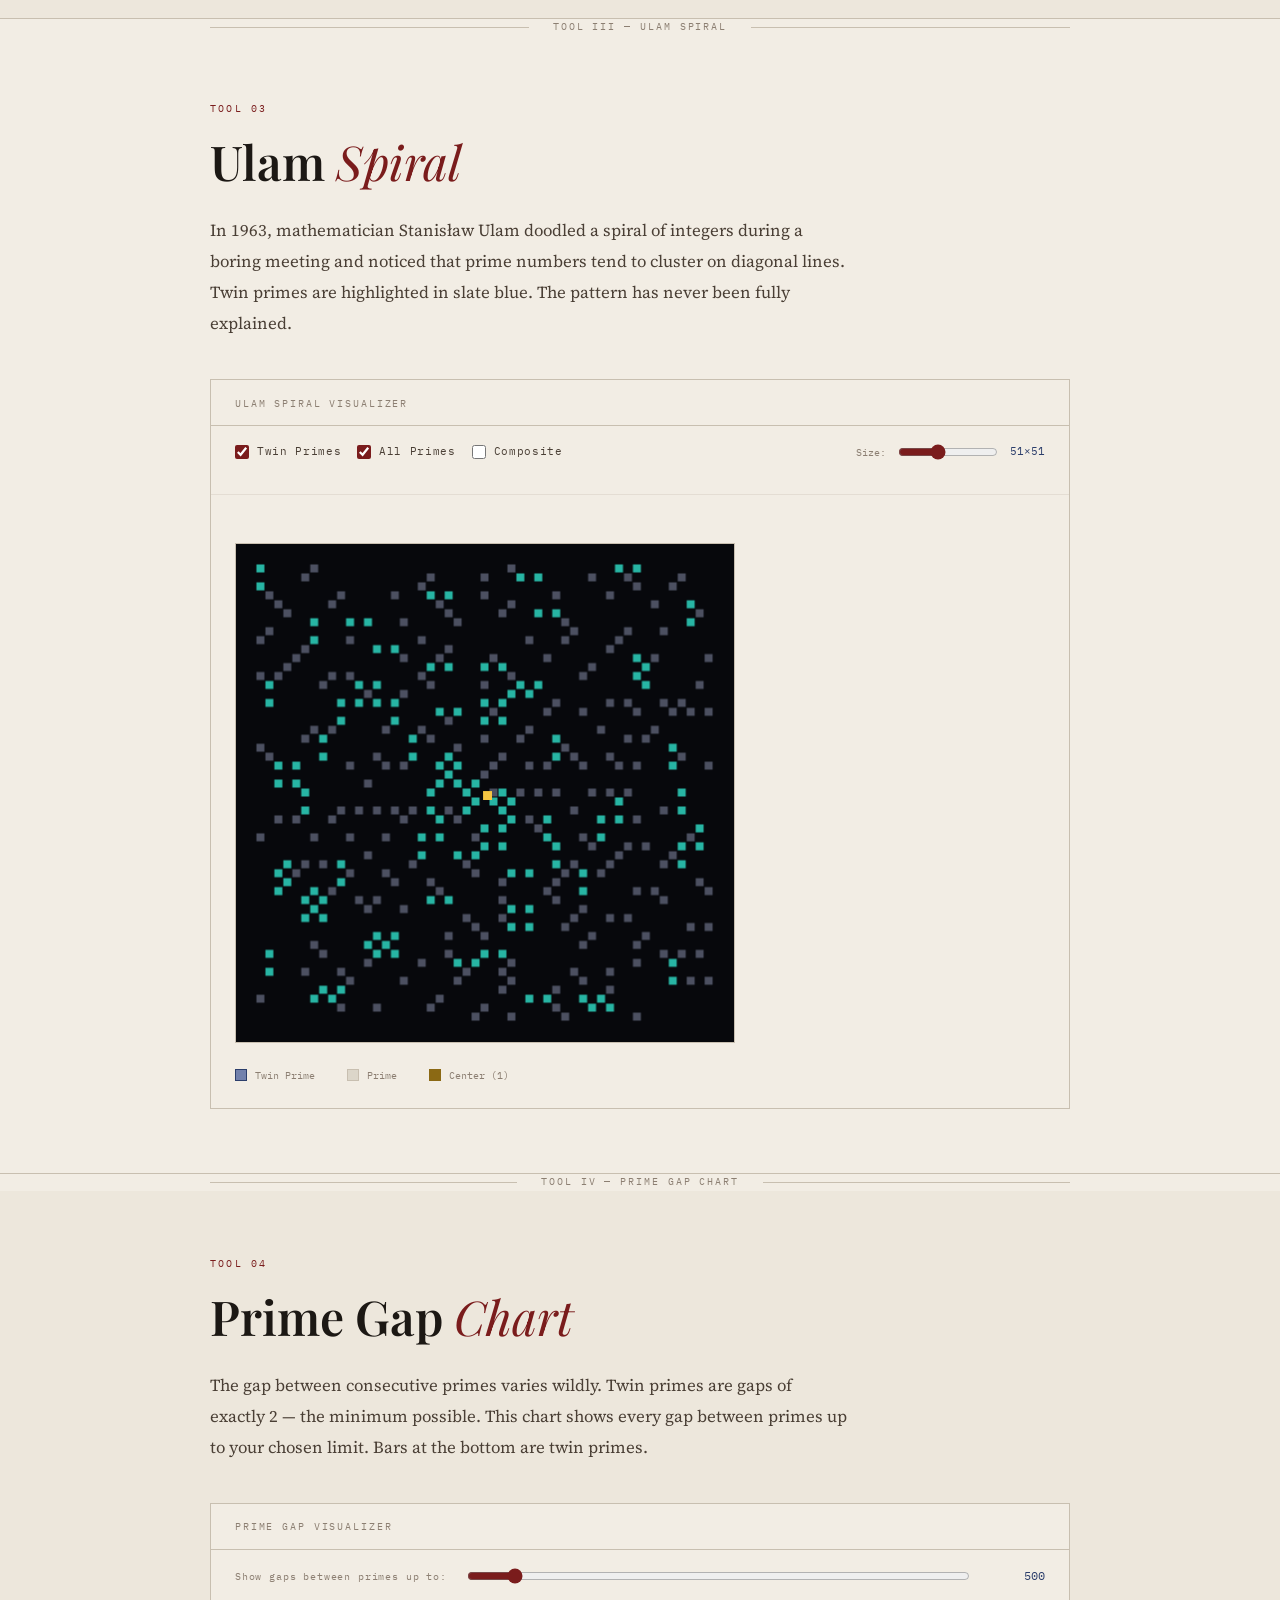
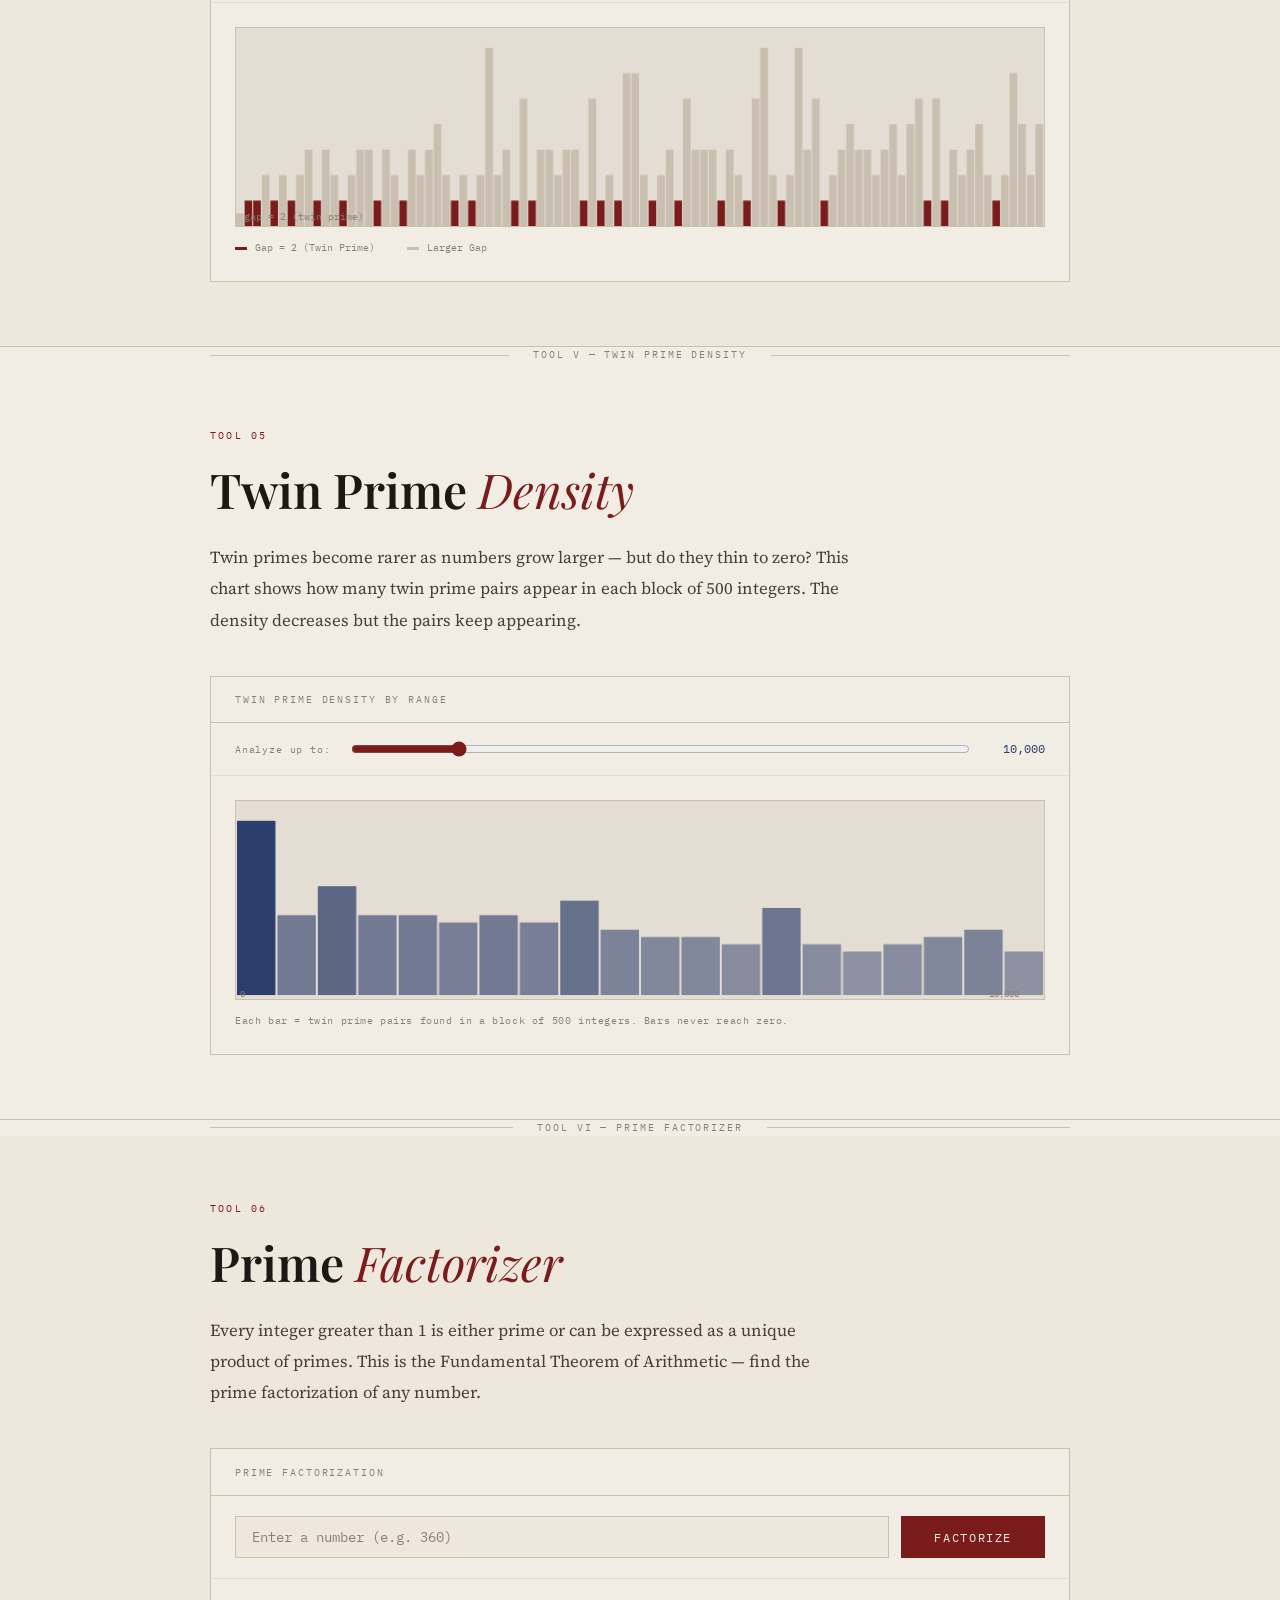
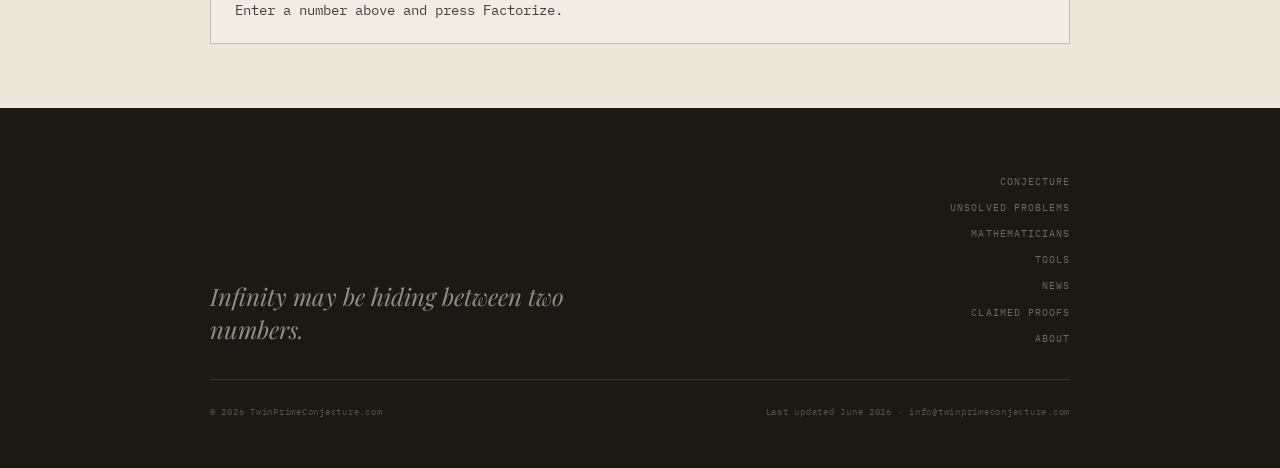
<file: tools.html>
<!DOCTYPE html>
<html lang="en">
<head>
  <meta charset="UTF-8" />
  <meta name="viewport" content="width=device-width, initial-scale=1.0" />
  <title>Tools — Twin Prime Conjecture</title>
  <meta name="description" content="Interactive prime number tools — prime checker, twin prime finder, Ulam spiral visualizer, prime gap analysis, and Hardy-Littlewood estimator." />
  <meta property="og:title" content="Prime Number Tools — Twin Prime Conjecture" />
  <meta property="og:description" content="Interactive prime number tools — prime checker, twin prime finder, Ulam spiral visualizer, prime gap analysis, and more." />
  <meta property="og:url" content="https://twinprimeconjecture.com/tools.html" />
  <meta property="og:type" content="website" />
  <meta property="og:image" content="https://twinprimeconjecture.com/og-image.png" />
  <meta name="twitter:card" content="summary_large_image" />
  <meta name="twitter:title" content="Prime Number Tools — Twin Prime Conjecture" />
  <meta name="twitter:description" content="Check primes, find twin pairs, visualize the Ulam spiral, and more." />
  <meta name="twitter:image" content="https://twinprimeconjecture.com/og-image.png" />
  <link rel="canonical" href="https://twinprimeconjecture.com/tools.html" />
  <link rel="icon" type="image/svg+xml" href="favicon.svg" />
  <link rel="stylesheet" href="styles.css" />
  <link rel="preconnect" href="https://fonts.googleapis.com" />
  <link rel="preconnect" href="https://fonts.gstatic.com" crossorigin />
  <link href="https://fonts.googleapis.com/css2?family=Playfair+Display:ital,wght@0,400;0,600;0,700;1,400;1,600&family=Source+Serif+4:ital,wght@0,300;0,400;0,600;1,300;1,400&family=IBM+Plex+Mono:wght@300;400;500&display=swap" rel="stylesheet" />

  <!-- Google tag (gtag.js) -->
  <script async src="https://www.googletagmanager.com/gtag/js?id=G-EFRN5096B6"></script>
  <script>
    window.dataLayer = window.dataLayer || [];
    function gtag(){dataLayer.push(arguments);}
    gtag('js', new Date());
    gtag('config', 'G-EFRN5096B6');
  </script>

  <style>
    .tool-section {
      padding: 4rem 2.5rem;
      border-bottom: 1px solid var(--rule);
    }
    .tool-section:last-child { border-bottom: none; }
    .tool-section--alt { background: var(--paper-alt); }

    #ulam-canvas {
      display: block;
      width: 100%;
      max-width: 500px;
      height: 500px;
      background: var(--ink);
      border: 1px solid var(--rule);
      margin: 1.5rem 0;
      cursor: crosshair;
    }
    .ulam-controls {
      display: flex;
      gap: 1rem;
      flex-wrap: wrap;
      margin-bottom: 1rem;
      align-items: center;
    }
    .ulam-toggle {
      display: flex;
      align-items: center;
      gap: 0.5rem;
      font-family: var(--ff-mono);
      font-size: 0.68rem;
      color: var(--ink-light);
      cursor: pointer;
      letter-spacing: 0.06em;
    }
    .ulam-toggle input[type="checkbox"] {
      accent-color: var(--oxblood);
      width: 14px;
      height: 14px;
    }

    #gap-canvas {
      display: block;
      width: 100%;
      height: 200px;
      background: var(--ghost);
      border: 1px solid var(--rule);
      margin-top: 1.5rem;
    }
    #density-canvas {
      display: block;
      width: 100%;
      height: 200px;
      background: var(--ghost);
      border: 1px solid var(--rule);
      margin-top: 1.5rem;
    }

    .result-twins {
      display: flex;
      flex-wrap: wrap;
      gap: 0.5rem;
      padding: 1.25rem 1.5rem;
      max-height: 200px;
      overflow-y: auto;
    }
    .twin-chip {
      font-family: var(--ff-mono);
      font-size: 0.68rem;
      color: var(--slate);
      background: var(--ghost);
      border: 1px solid var(--rule);
      padding: 0.22rem 0.6rem;
      white-space: nowrap;
    }
    .stat-row {
      display: flex;
      gap: 2.5rem;
      flex-wrap: wrap;
      padding: 1.25rem 1.5rem;
      border-bottom: 1px solid var(--rule);
    }
    .stat-item {
      display: flex;
      flex-direction: column;
      gap: 0.2rem;
    }
    .stat-value {
      font-family: var(--ff-display);
      font-size: 1.8rem;
      font-weight: 600;
      color: var(--slate);
      line-height: 1;
      letter-spacing: -0.02em;
    }
    .stat-label {
      font-family: var(--ff-mono);
      font-size: 0.58rem;
      color: var(--dim);
      letter-spacing: 0.12em;
      text-transform: uppercase;
    }

    .range-row {
      display: flex;
      align-items: center;
      gap: 1.25rem;
      padding: 1rem 1.5rem;
      border-bottom: 1px solid var(--ghost);
      flex-wrap: wrap;
    }
    .range-label {
      font-family: var(--ff-mono);
      font-size: 0.65rem;
      color: var(--dim);
      letter-spacing: 0.08em;
      white-space: nowrap;
    }
    .range-val {
      font-family: var(--ff-mono);
      font-size: 0.72rem;
      color: var(--slate);
      min-width: 55px;
      text-align: right;
    }
    input[type="range"] { accent-color: var(--oxblood); flex: 1; min-width: 100px; }

    @media (max-width: 680px) {
      .tool-section { padding: 3rem 1.25rem; }
      #ulam-canvas { height: 300px; }
      .stat-row { gap: 1.5rem; }
    }
  </style>
</head>
<body>

  <!-- NAV -->
  <nav class="site-nav">
    <a href="index.html" class="nav-logo">p · p+2</a>
    <ul class="nav-links">
      <li><a href="conjecture.html">Conjecture</a></li>
      <li><a href="unsolved.html">Unsolved</a></li>
      <li><a href="mathematicians.html">Mathematicians</a></li>
      <li><a href="tools.html" class="active">Tools</a></li>
      <li><a href="news.html">News</a></li>
      <li><a href="claimed-proofs.html">Claimed Proofs</a></li>
    </ul>
  </nav>

  <div class="page-wrap">

    <!-- PAGE HERO -->
    <div class="page-hero">
      <div class="container">
        <p class="page-eyebrow">Interactive · Explore the Primes</p>
        <h1 class="page-title">Prime<br /><em>Tools</em></h1>
        <p class="page-lead">Don't just read about prime numbers. Find them, check them, visualize them, and see the patterns that have fascinated mathematicians for centuries.</p>
      </div>
    </div>

    <div class="chapter-rule"><span class="chapter-rule-label">Tool I — Prime Checker</span></div>

    <div class="tool-section">
      <div class="container">
        <p class="section-eyebrow">Tool 01</p>
        <h2 class="section-heading">Prime <em>Checker</em></h2>
        <div class="prose">
          <p>Enter any positive integer to check whether it is prime, part of a twin prime pair, and see its prime factorization.</p>
        </div>
        <div class="tool-panel">
          <p class="tool-panel-title">Prime Checker</p>
          <div class="tool-input-row">
            <input type="number" id="checker-input" class="tool-input"
              placeholder="Enter a number (e.g. 17)" min="2" max="999999999" />
            <button class="btn-primary" onclick="checkPrime()">Check</button>
          </div>
          <div id="checker-result" class="tool-result">Enter a number above and press Check.</div>
        </div>
      </div>
    </div>

    <div class="chapter-rule"><span class="chapter-rule-label">Tool II — Twin Prime Finder</span></div>

    <div class="tool-section tool-section--alt">
      <div class="container">
        <p class="section-eyebrow">Tool 02</p>
        <h2 class="section-heading">Twin Prime <em>Finder</em></h2>
        <div class="prose">
          <p>Find all twin prime pairs up to any limit. Watch the pairs appear — and notice how they thin out but never disappear.</p>
        </div>
        <div class="tool-panel">
          <p class="tool-panel-title">Twin Prime Finder</p>
          <div class="tool-input-row">
            <input type="number" id="finder-input" class="tool-input"
              placeholder="Find twins up to (e.g. 1000)" min="5" max="100000" />
            <button class="btn-primary" onclick="findTwins()">Find Pairs</button>
          </div>
          <div id="finder-stats" class="stat-row" style="display: none;">
            <div class="stat-item">
              <span class="stat-value" id="stat-pairs">—</span>
              <span class="stat-label">Twin Pairs Found</span>
            </div>
            <div class="stat-item">
              <span class="stat-value" id="stat-hl">—</span>
              <span class="stat-label">H–L Estimate</span>
            </div>
            <div class="stat-item">
              <span class="stat-value" id="stat-density">—</span>
              <span class="stat-label">Pairs per 1,000</span>
            </div>
          </div>
          <div id="finder-result" class="result-twins"></div>
        </div>
      </div>
    </div>

    <div class="chapter-rule"><span class="chapter-rule-label">Tool III — Ulam Spiral</span></div>

    <div class="tool-section">
      <div class="container">
        <p class="section-eyebrow">Tool 03</p>
        <h2 class="section-heading">Ulam <em>Spiral</em></h2>
        <div class="prose">
          <p>In 1963, mathematician Stanisław Ulam doodled a spiral of integers during a boring meeting and noticed that prime numbers tend to cluster on diagonal lines. Twin primes are highlighted in slate blue. The pattern has never been fully explained.</p>
        </div>
        <div class="tool-panel">
          <p class="tool-panel-title">Ulam Spiral Visualizer</p>
          <div style="padding: 1rem 1.5rem; border-bottom: 1px solid var(--ghost);">
            <div class="ulam-controls">
              <label class="ulam-toggle">
                <input type="checkbox" id="show-twins" checked onchange="renderUlam()" />
                Twin Primes
              </label>
              <label class="ulam-toggle">
                <input type="checkbox" id="show-primes" checked onchange="renderUlam()" />
                All Primes
              </label>
              <label class="ulam-toggle">
                <input type="checkbox" id="show-composite" onchange="renderUlam()" />
                Composite
              </label>
              <div style="margin-left: auto; display: flex; align-items: center; gap: 0.75rem;">
                <span style="font-family: var(--ff-mono); font-size: 0.65rem; color: var(--dim);">Size:</span>
                <input type="range" id="ulam-size" min="21" max="101" value="51" step="10"
                  style="width: 90px;" onchange="renderUlam()" />
                <span id="ulam-size-val" style="font-family: var(--ff-mono); font-size: 0.68rem; color: var(--slate);">51×51</span>
              </div>
            </div>
          </div>
          <div style="padding: 1.5rem;">
            <canvas id="ulam-canvas"></canvas>
            <div style="display: flex; gap: 2rem; flex-wrap: wrap; margin-top: 0.75rem;">
              <div style="display: flex; align-items: center; gap: 0.5rem; font-family: var(--ff-mono); font-size: 0.62rem; color: var(--dim);">
                <div style="width: 12px; height: 12px; background: rgba(61,84,148,0.7); border: 1px solid var(--slate);"></div>
                Twin Prime
              </div>
              <div style="display: flex; align-items: center; gap: 0.5rem; font-family: var(--ff-mono); font-size: 0.62rem; color: var(--dim);">
                <div style="width: 12px; height: 12px; background: rgba(200,191,176,0.5); border: 1px solid var(--rule);"></div>
                Prime
              </div>
              <div style="display: flex; align-items: center; gap: 0.5rem; font-family: var(--ff-mono); font-size: 0.62rem; color: var(--dim);">
                <div style="width: 12px; height: 12px; background: var(--gold);"></div>
                Center (1)
              </div>
            </div>
          </div>
        </div>
      </div>
    </div>

    <div class="chapter-rule"><span class="chapter-rule-label">Tool IV — Prime Gap Chart</span></div>

    <div class="tool-section tool-section--alt">
      <div class="container">
        <p class="section-eyebrow">Tool 04</p>
        <h2 class="section-heading">Prime Gap <em>Chart</em></h2>
        <div class="prose">
          <p>The gap between consecutive primes varies wildly. Twin primes are gaps of exactly 2 — the minimum possible. This chart shows every gap between primes up to your chosen limit. Bars at the bottom are twin primes.</p>
        </div>
        <div class="tool-panel">
          <p class="tool-panel-title">Prime Gap Visualizer</p>
          <div class="range-row">
            <span class="range-label">Show gaps between primes up to:</span>
            <input type="range" id="gap-slider" min="100" max="5000" value="500" step="100"
              oninput="updateGapChart()" />
            <span id="gap-slider-val" class="range-val">500</span>
          </div>
          <div style="padding: 0 1.5rem 1.5rem;">
            <canvas id="gap-canvas"></canvas>
            <div style="display: flex; gap: 2rem; margin-top: 0.75rem; flex-wrap: wrap;">
              <div style="display: flex; align-items: center; gap: 0.5rem; font-family: var(--ff-mono); font-size: 0.62rem; color: var(--dim);">
                <div style="width: 12px; height: 3px; background: var(--oxblood);"></div>
                Gap = 2 (Twin Prime)
              </div>
              <div style="display: flex; align-items: center; gap: 0.5rem; font-family: var(--ff-mono); font-size: 0.62rem; color: var(--dim);">
                <div style="width: 12px; height: 3px; background: var(--rule);"></div>
                Larger Gap
              </div>
            </div>
          </div>
        </div>
      </div>
    </div>

    <div class="chapter-rule"><span class="chapter-rule-label">Tool V — Twin Prime Density</span></div>

    <div class="tool-section">
      <div class="container">
        <p class="section-eyebrow">Tool 05</p>
        <h2 class="section-heading">Twin Prime <em>Density</em></h2>
        <div class="prose">
          <p>Twin primes become rarer as numbers grow larger — but do they thin to zero? This chart shows how many twin prime pairs appear in each block of 500 integers. The density decreases but the pairs keep appearing.</p>
        </div>
        <div class="tool-panel">
          <p class="tool-panel-title">Twin Prime Density by Range</p>
          <div class="range-row">
            <span class="range-label">Analyze up to:</span>
            <input type="range" id="density-slider" min="2000" max="50000" value="10000" step="1000"
              oninput="updateDensityChart()" />
            <span id="density-slider-val" class="range-val">10,000</span>
          </div>
          <div style="padding: 0 1.5rem 1.5rem;">
            <canvas id="density-canvas"></canvas>
            <p style="font-family: var(--ff-mono); font-size: 0.62rem; color: var(--dim); margin-top: 0.75rem; letter-spacing: 0.06em;">
              Each bar = twin prime pairs found in a block of 500 integers. Bars never reach zero.
            </p>
          </div>
        </div>
      </div>
    </div>

    <div class="chapter-rule"><span class="chapter-rule-label">Tool VI — Prime Factorizer</span></div>

    <div class="tool-section tool-section--alt">
      <div class="container">
        <p class="section-eyebrow">Tool 06</p>
        <h2 class="section-heading">Prime <em>Factorizer</em></h2>
        <div class="prose">
          <p>Every integer greater than 1 is either prime or can be expressed as a unique product of primes. This is the Fundamental Theorem of Arithmetic — find the prime factorization of any number.</p>
        </div>
        <div class="tool-panel">
          <p class="tool-panel-title">Prime Factorization</p>
          <div class="tool-input-row">
            <input type="number" id="factor-input" class="tool-input"
              placeholder="Enter a number (e.g. 360)" min="2" max="999999999" />
            <button class="btn-primary" onclick="factorizeNumber()">Factorize</button>
          </div>
          <div id="factor-result" class="tool-result">Enter a number above and press Factorize.</div>
        </div>
      </div>
    </div>

  </div>

  <!-- FOOTER -->
  <footer class="site-footer">
    <div class="footer-inner">
      <p class="footer-motto">Infinity may be hiding between two numbers.</p>
      <nav class="footer-nav">
        <a href="conjecture.html">Conjecture</a>
        <a href="unsolved.html">Unsolved Problems</a>
        <a href="mathematicians.html">Mathematicians</a>
        <a href="tools.html">Tools</a>
        <a href="news.html">News</a>
        <a href="claimed-proofs.html">Claimed Proofs</a>
        <a href="about.html">About</a>
      </nav>
    </div>
    <div class="footer-copy">
      <span>© 2026 TwinPrimeConjecture.com</span>
      <span>Last updated June 2026 · info@twinprimeconjecture.com</span>
    </div>
  </footer>

  <script src="primes.js"></script>
  <script>
    /* ── PRIME CHECKER ── */
    function checkPrime() {
      const val = parseInt(document.getElementById('checker-input').value);
      const result = document.getElementById('checker-result');
      if (isNaN(val) || val < 2) {
        result.innerHTML = '<span class="error">Please enter an integer of 2 or greater.</span>';
        return;
      }
      const prime = isPrime(val);
      const twin = isTwinPrime(val);
      const factors = factorize(val);
      let html = '';
      if (prime) {
        html += `<span class="highlight">${val.toLocaleString()} is prime.</span><br />`;
        if (twin) {
          const partner = isPrime(val - 2) ? val - 2 : val + 2;
          html += `It is a twin prime. Pair: <span class="highlight">(${Math.min(val,partner).toLocaleString()}, ${Math.max(val,partner).toLocaleString()})</span>.`;
        } else {
          html += `It is not part of a twin prime pair.`;
        }
      } else {
        html += `<span style="color:var(--ink-light)">${val.toLocaleString()} is not prime.</span><br />`;
        html += `Factorization: <span class="highlight">${factors.join(' × ')}</span>`;
      }
      result.innerHTML = html;
    }
    document.getElementById('checker-input').addEventListener('keydown', e => {
      if (e.key === 'Enter') checkPrime();
    });

    /* ── TWIN FINDER ── */
    function findTwins() {
      const val = parseInt(document.getElementById('finder-input').value);
      const resultEl = document.getElementById('finder-result');
      const statsEl = document.getElementById('finder-stats');
      if (isNaN(val) || val < 5) {
        resultEl.innerHTML = '<span style="font-family:var(--ff-mono);font-size:0.75rem;color:var(--dim);padding:1rem 1.5rem;display:block;">Please enter a number of 5 or greater.</span>';
        return;
      }
      if (val > 100000) {
        resultEl.innerHTML = '<span style="font-family:var(--ff-mono);font-size:0.75rem;color:var(--dim);padding:1rem 1.5rem;display:block;">Limit is 100,000 for browser performance.</span>';
        return;
      }
      const pairs = getTwinPairs(val);
      const hlEst = hardyLittlewoodEstimate(val);
      const density = (pairs.length / (val / 1000)).toFixed(1);
      document.getElementById('stat-pairs').textContent = pairs.length.toLocaleString();
      document.getElementById('stat-hl').textContent = hlEst.toLocaleString();
      document.getElementById('stat-density').textContent = density;
      statsEl.style.display = 'flex';
      resultEl.innerHTML = '';
      pairs.forEach(([a, b]) => {
        resultEl.innerHTML += `<span class="twin-chip">(${a}, ${b})</span>`;
      });
      if (pairs.length === 0) {
        resultEl.innerHTML = '<span style="font-family:var(--ff-mono);font-size:0.75rem;color:var(--dim);">No twin primes found.</span>';
      }
    }
    document.getElementById('finder-input').addEventListener('keydown', e => {
      if (e.key === 'Enter') findTwins();
    });

    /* ── ULAM SPIRAL ── */
    function renderUlam() {
      const canvas = document.getElementById('ulam-canvas');
      const size = parseInt(document.getElementById('ulam-size').value);
      document.getElementById('ulam-size-val').textContent = `${size}×${size}`;
      const rect = canvas.getBoundingClientRect();
      canvas.width = rect.width || 500;
      canvas.height = canvas.width;
      drawUlamSpiral(canvas, size, {
        showTwins: document.getElementById('show-twins').checked,
        showPrimes: document.getElementById('show-primes').checked,
        showComposite: document.getElementById('show-composite').checked,
      });
    }

    /* ── GAP CHART ── */
    function updateGapChart() {
      const limit = parseInt(document.getElementById('gap-slider').value);
      document.getElementById('gap-slider-val').textContent = limit.toLocaleString();
      const canvas = document.getElementById('gap-canvas');
      const ctx = canvas.getContext('2d');
      const W = canvas.width = canvas.offsetWidth;
      const H = canvas.height = 200;
      const primes = getPrimes(limit);
      const gaps = [];
      for (let i = 1; i < primes.length; i++)
        gaps.push({ gap: primes[i] - primes[i-1] });
      const maxGap = Math.max(...gaps.map(g => g.gap), 1);
      const barW = Math.max(1, W / gaps.length);
      ctx.fillStyle = '#E4DDD3';
      ctx.fillRect(0, 0, W, H);
      gaps.forEach((g, i) => {
        const barH = (g.gap / maxGap) * (H - 20);
        ctx.fillStyle = g.gap === 2 ? '#7A1C1C' : '#C8BFB0';
        ctx.fillRect(i * barW, H - barH, Math.max(barW - 1, 1), barH);
      });
      ctx.fillStyle = '#8C7F72';
      ctx.font = '10px IBM Plex Mono, monospace';
      ctx.fillText('gap = 2 (twin prime)', 8, H - 6);
    }

    /* ── DENSITY CHART ── */
    function updateDensityChart() {
      const limit = parseInt(document.getElementById('density-slider').value);
      document.getElementById('density-slider-val').textContent = limit.toLocaleString();
      const canvas = document.getElementById('density-canvas');
      const ctx = canvas.getContext('2d');
      const W = canvas.width = canvas.offsetWidth;
      const H = canvas.height = 200;
      const buckets = twinDensity(limit, 500);
      const maxCount = Math.max(...buckets.map(b => b.count), 1);
      const barW = W / buckets.length;
      ctx.fillStyle = '#E4DDD3';
      ctx.fillRect(0, 0, W, H);
      buckets.forEach((b, i) => {
        const barH = (b.count / maxCount) * (H - 24);
        const alpha = 0.3 + (0.7 * b.count / maxCount);
        ctx.fillStyle = `rgba(44, 62, 107, ${alpha})`;
        ctx.fillRect(i * barW + 1, H - barH - 4, Math.max(barW - 2, 1), barH);
      });
      ctx.fillStyle = '#8C7F72';
      ctx.font = '9px IBM Plex Mono, monospace';
      ctx.fillText('0', 4, H - 2);
      ctx.fillText(limit.toLocaleString(), W - 55, H - 2);
    }

    /* ── FACTORIZER ── */
    function factorizeNumber() {
      const val = parseInt(document.getElementById('factor-input').value);
      const result = document.getElementById('factor-result');
      if (isNaN(val) || val < 2) {
        result.innerHTML = '<span class="error">Please enter an integer of 2 or greater.</span>';
        return;
      }
      const factors = factorize(val);
      if (factors.length === 1) {
        result.innerHTML = `<span class="highlight">${val.toLocaleString()}</span> is prime — it cannot be factored further.`;
        return;
      }
      const counts = {};
      factors.forEach(f => counts[f] = (counts[f] || 0) + 1);
      const parts = Object.entries(counts).map(([base, exp]) =>
        exp > 1 ? `${base}<sup>${exp}</sup>` : base
      );
      result.innerHTML = `
        <span class="highlight">${val.toLocaleString()}</span> = ${parts.join(' × ')}
        <br /><span style="color:var(--dim);font-size:0.78rem;">
          Prime factors: ${[...new Set(factors)].join(', ')}
        </span>`;
    }
    document.getElementById('factor-input').addEventListener('keydown', e => {
      if (e.key === 'Enter') factorizeNumber();
    });

    /* ── INIT ── */
    window.addEventListener('load', () => {
      renderUlam();
      updateGapChart();
      updateDensityChart();
    });
    window.addEventListener('resize', () => {
      renderUlam();
      updateGapChart();
      updateDensityChart();
    });
  </script>

</body>
</html>
</file>
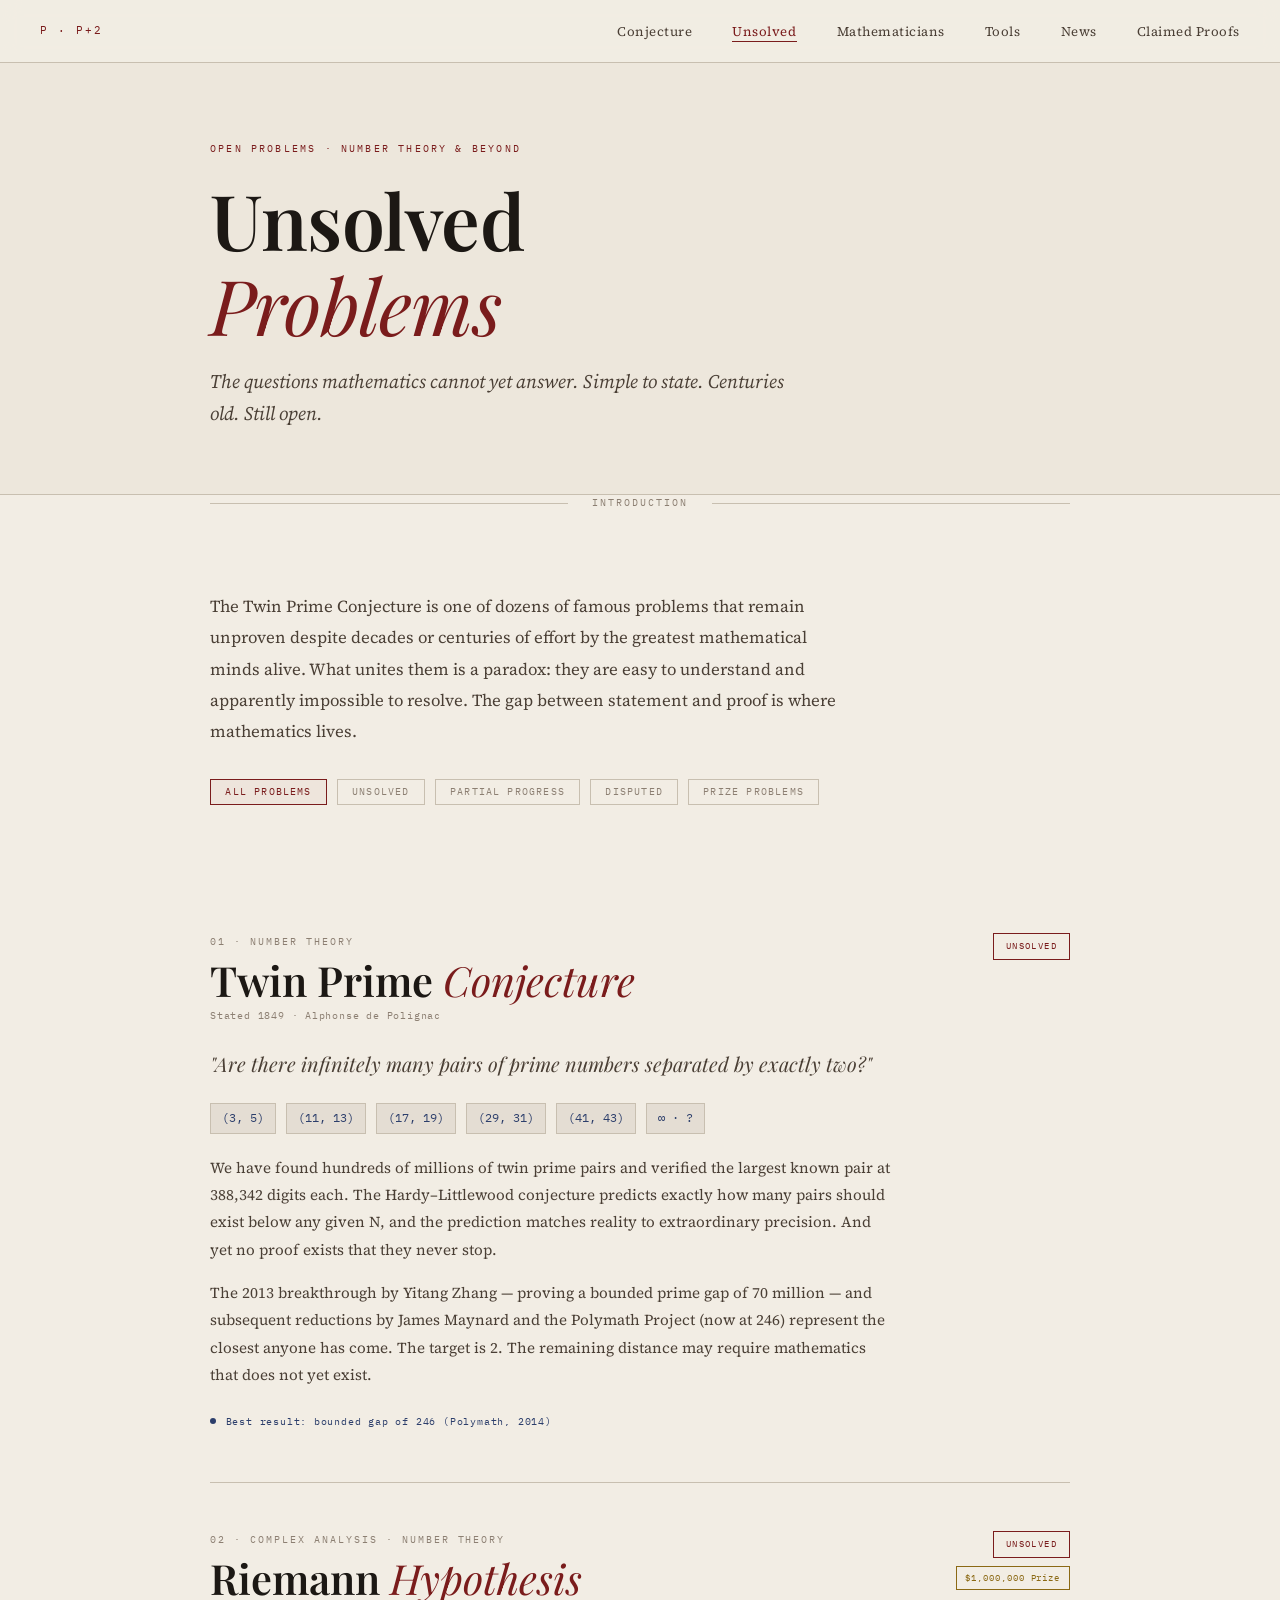
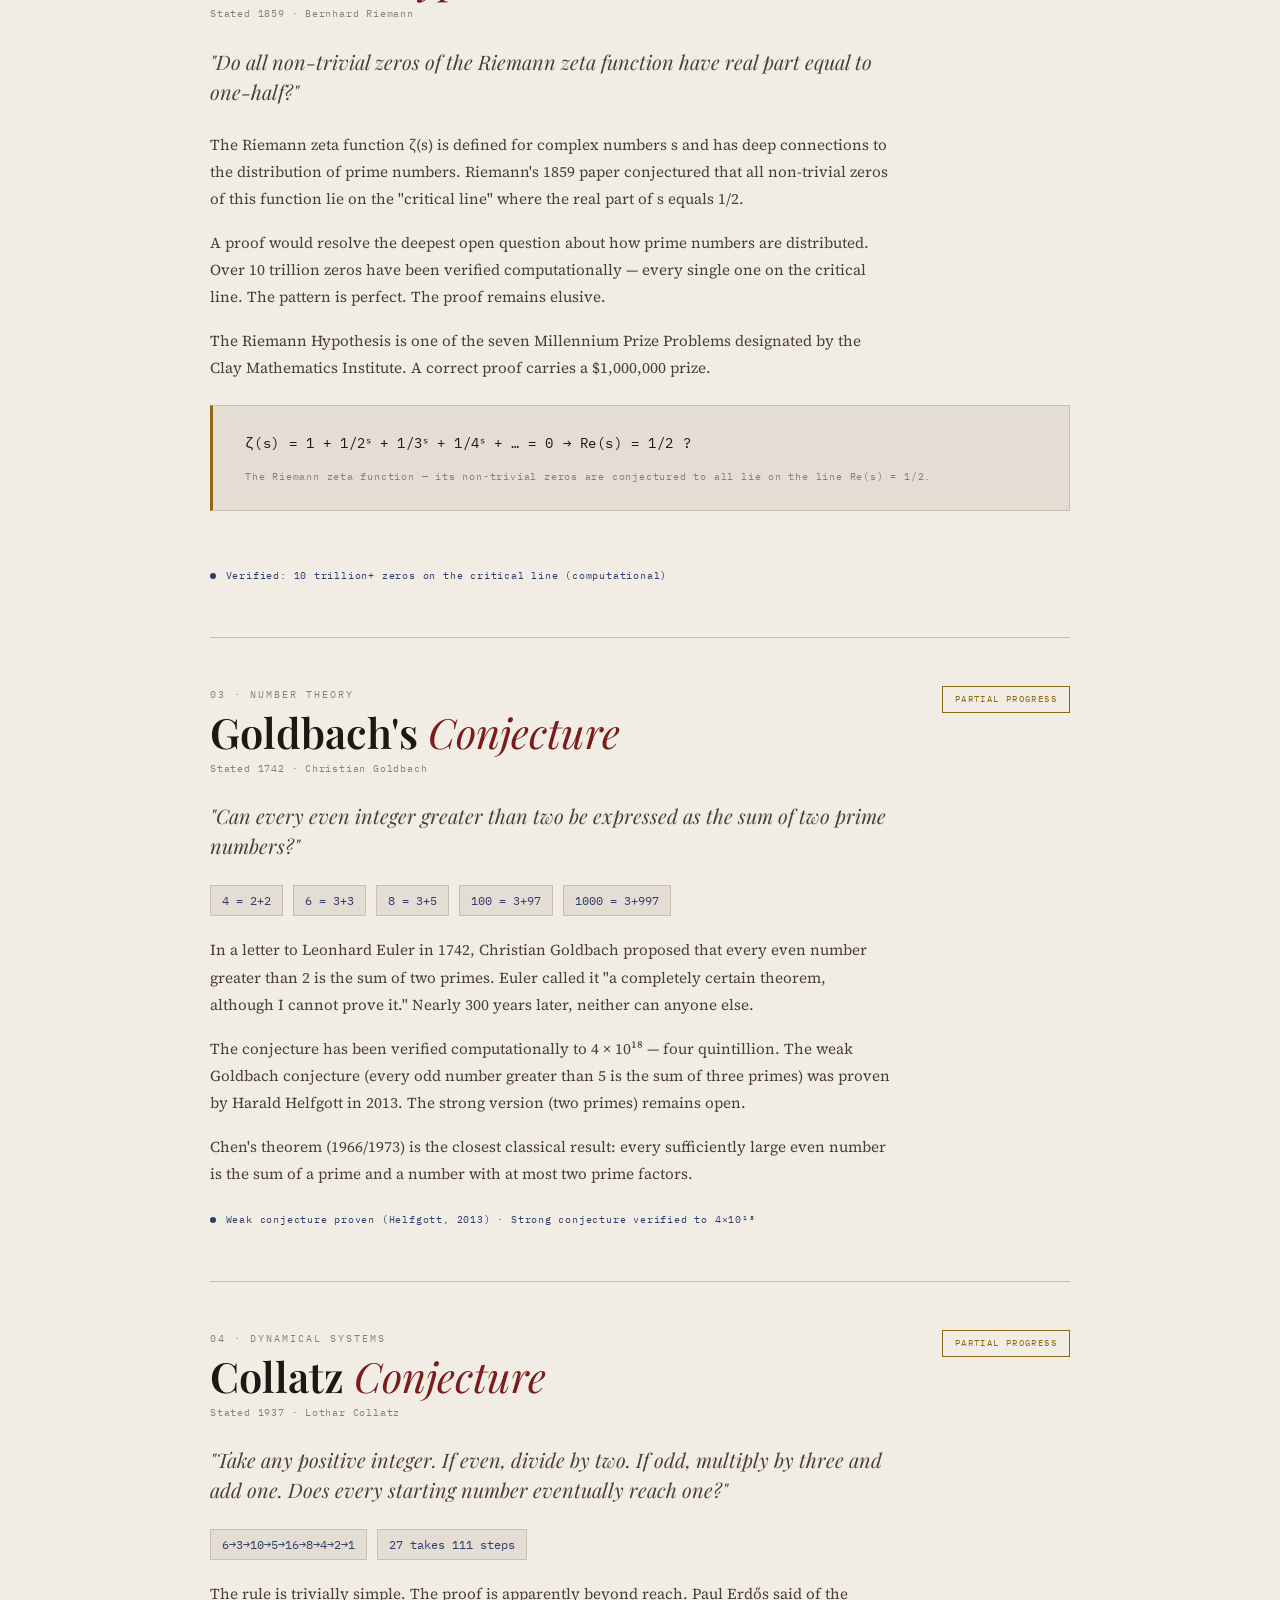
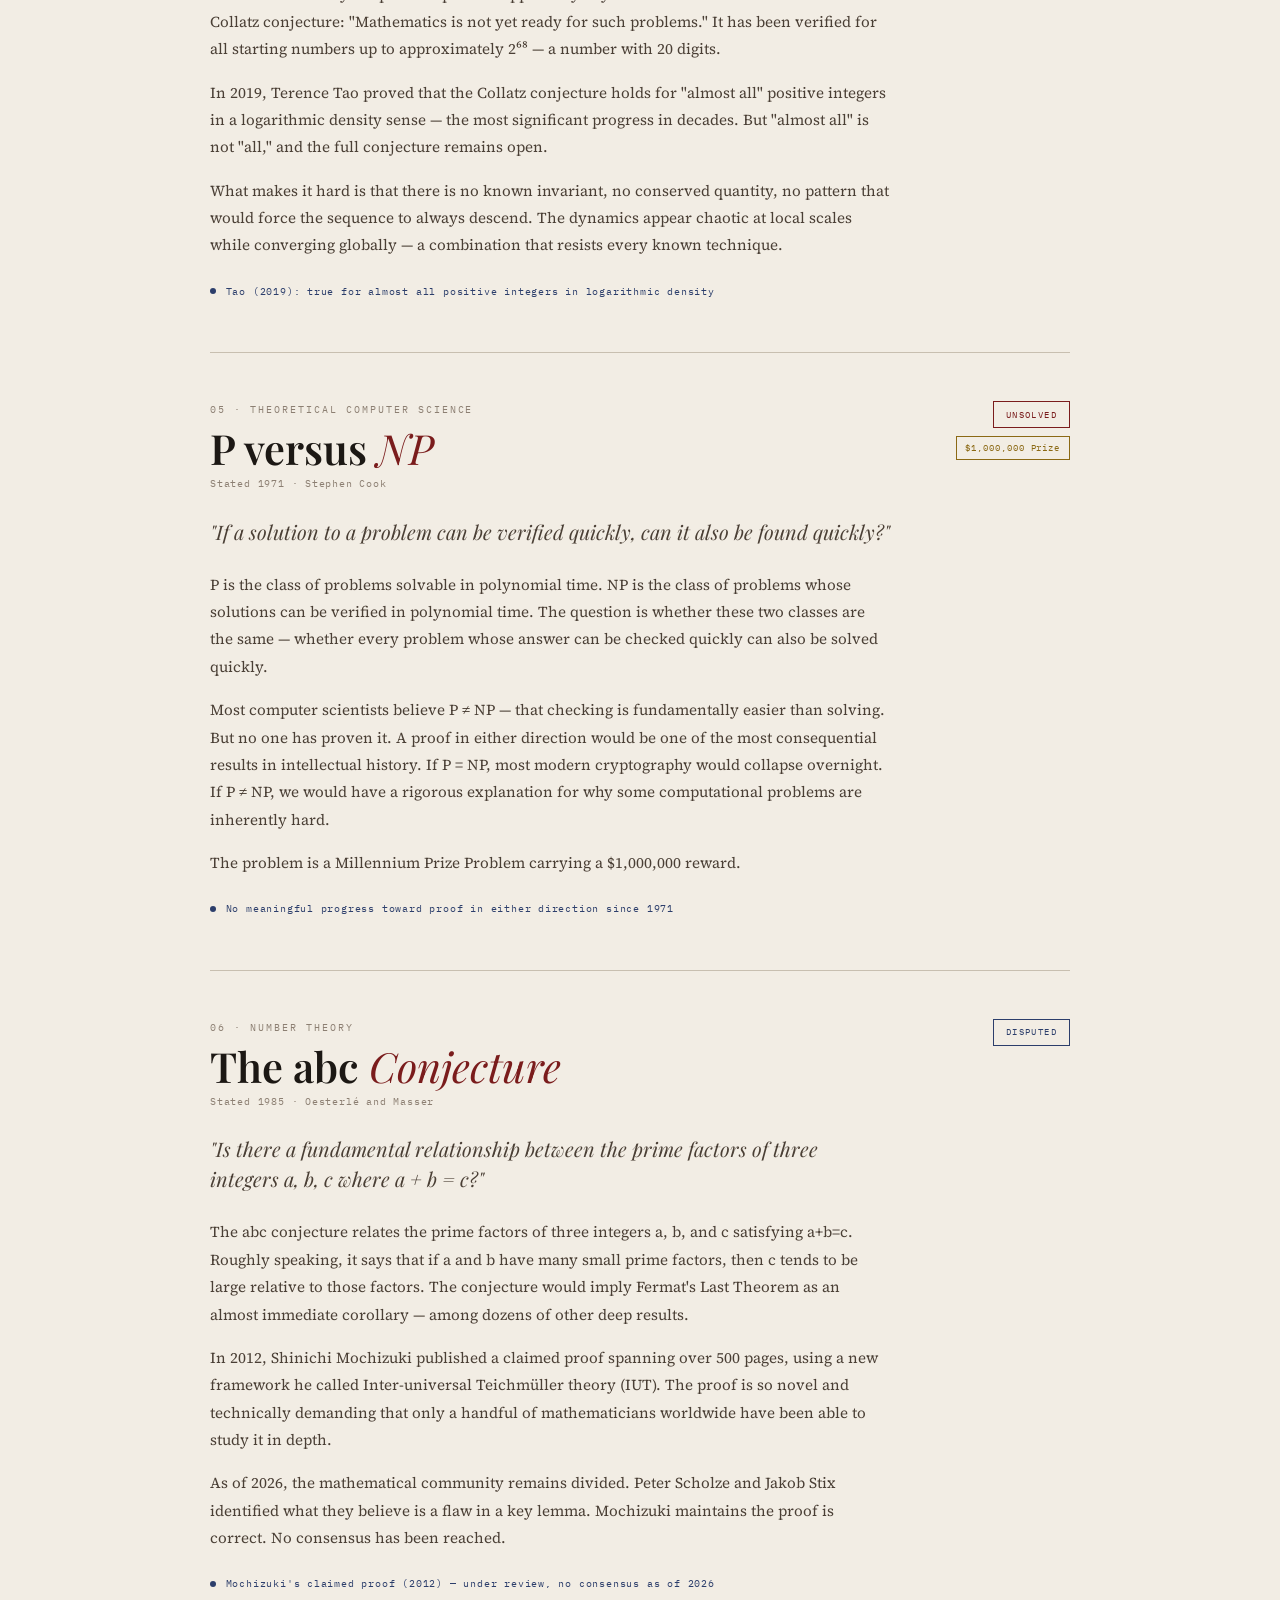
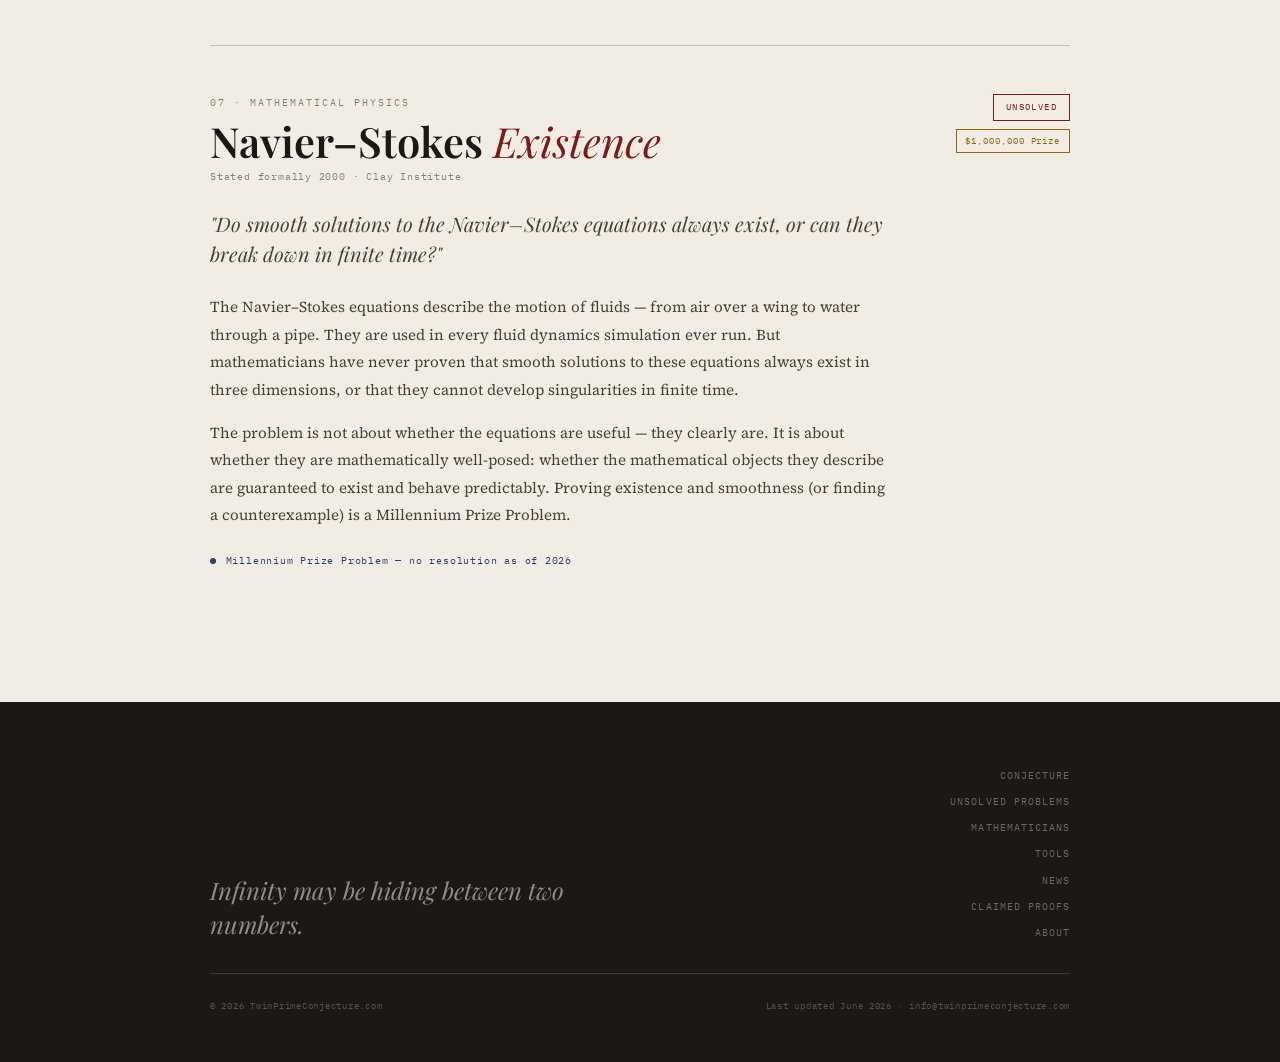
<file: unsolved.html>
<!DOCTYPE html>
<html lang="en">
<head>
  <meta charset="UTF-8" />
  <meta name="viewport" content="width=device-width, initial-scale=1.0" />
  <title>Unsolved Problems — Twin Prime Conjecture</title>
  <meta name="description" content="The greatest unsolved problems in mathematics — Riemann Hypothesis, Goldbach's Conjecture, Collatz, P vs NP, and more. Simple to state, impossible to solve." />
  <meta property="og:title" content="Unsolved Problems in Mathematics" />
  <meta property="og:description" content="The greatest unsolved problems in mathematics — Riemann Hypothesis, Goldbach's Conjecture, Collatz, P vs NP, and more. Simple to state, impossible to solve." />
  <meta property="og:url" content="https://twinprimeconjecture.com/unsolved.html" />
  <meta property="og:type" content="website" />
  <meta property="og:image" content="https://twinprimeconjecture.com/og-image.png" />
  <meta name="twitter:card" content="summary_large_image" />
  <meta name="twitter:title" content="Unsolved Problems in Mathematics" />
  <meta name="twitter:description" content="Simple to state. Centuries old. Still open." />
  <meta name="twitter:image" content="https://twinprimeconjecture.com/og-image.png" />
  <link rel="canonical" href="https://twinprimeconjecture.com/unsolved.html" />
  <link rel="icon" type="image/svg+xml" href="favicon.svg" />
  <link rel="stylesheet" href="styles.css" />
  <link rel="preconnect" href="https://fonts.googleapis.com" />
  <link rel="preconnect" href="https://fonts.gstatic.com" crossorigin />
  <link href="https://fonts.googleapis.com/css2?family=Playfair+Display:ital,wght@0,400;0,600;0,700;1,400;1,600&family=Source+Serif+4:ital,wght@0,300;0,400;0,600;1,300;1,400&family=IBM+Plex+Mono:wght@300;400;500&display=swap" rel="stylesheet" />

  <!-- Google tag (gtag.js) -->
  <script async src="https://www.googletagmanager.com/gtag/js?id=G-EFRN5096B6"></script>
  <script>
    window.dataLayer = window.dataLayer || [];
    function gtag(){dataLayer.push(arguments);}
    gtag('js', new Date());
    gtag('config', 'G-EFRN5096B6');
  </script>
</head>
<body>

  <!-- NAV -->
  <nav class="site-nav">
    <a href="index.html" class="nav-logo">p · p+2</a>
    <ul class="nav-links">
      <li><a href="conjecture.html">Conjecture</a></li>
      <li><a href="unsolved.html" class="active">Unsolved</a></li>
      <li><a href="mathematicians.html">Mathematicians</a></li>
      <li><a href="tools.html">Tools</a></li>
      <li><a href="news.html">News</a></li>
      <li><a href="claimed-proofs.html">Claimed Proofs</a></li>
    </ul>
  </nav>

  <div class="page-wrap">

    <!-- PAGE HERO -->
    <div class="page-hero">
      <div class="container">
        <p class="page-eyebrow">Open Problems · Number Theory & Beyond</p>
        <h1 class="page-title">Unsolved<br /><em>Problems</em></h1>
        <p class="page-lead">The questions mathematics cannot yet answer. Simple to state. Centuries old. Still open.</p>
      </div>
    </div>

    <div class="chapter-rule"><span class="chapter-rule-label">Introduction</span></div>

    <section class="section" style="padding-bottom: 2rem;">
      <div class="container">
        <div class="prose">
          <p>The Twin Prime Conjecture is one of dozens of famous problems that remain unproven despite decades or centuries of effort by the greatest mathematical minds alive. What unites them is a paradox: they are easy to understand and apparently impossible to resolve. The gap between statement and proof is where mathematics lives.</p>
        </div>
        <div class="filter-bar" style="margin-top: 2rem;">
          <button class="filter-btn active" onclick="filterProblems('all', this)">All Problems</button>
          <button class="filter-btn" onclick="filterProblems('unsolved', this)">Unsolved</button>
          <button class="filter-btn" onclick="filterProblems('partial', this)">Partial Progress</button>
          <button class="filter-btn" onclick="filterProblems('disputed', this)">Disputed</button>
          <button class="filter-btn" onclick="filterProblems('prize', this)">Prize Problems</button>
        </div>
      </div>
    </section>

    <section class="section" style="padding-top: 0;">
      <div class="container" id="problems-container">

        <!-- TWIN PRIME -->
        <div class="problem-block" id="twin-prime" data-status="unsolved" data-prize="false">
          <div class="problem-header">
            <div>
              <p class="problem-number">01 · Number Theory</p>
              <p class="problem-name">Twin Prime <em>Conjecture</em></p>
              <p class="problem-stated">Stated 1849 · Alphonse de Polignac</p>
            </div>
            <div class="problem-badges">
              <span class="problem-status unsolved">Unsolved</span>
            </div>
          </div>
          <p class="problem-statement">"Are there infinitely many pairs of prime numbers separated by exactly two?"</p>
          <div class="examples-row">
            <span class="example-chip">(3, 5)</span>
            <span class="example-chip">(11, 13)</span>
            <span class="example-chip">(17, 19)</span>
            <span class="example-chip">(29, 31)</span>
            <span class="example-chip">(41, 43)</span>
            <span class="example-chip">∞ · ?</span>
          </div>
          <div class="problem-body">
            <p>We have found hundreds of millions of twin prime pairs and verified the largest known pair at 388,342 digits each. The Hardy–Littlewood conjecture predicts exactly how many pairs should exist below any given N, and the prediction matches reality to extraordinary precision. And yet no proof exists that they never stop.</p>
            <p>The 2013 breakthrough by Yitang Zhang — proving a bounded prime gap of 70 million — and subsequent reductions by James Maynard and the Polymath Project (now at 246) represent the closest anyone has come. The target is 2. The remaining distance may require mathematics that does not yet exist.</p>
          </div>
          <p class="problem-milestone">Best result: bounded gap of 246 (Polymath, 2014)</p>
        </div>

        <!-- RIEMANN -->
        <div class="problem-block" id="riemann" data-status="unsolved" data-prize="true">
          <div class="problem-header">
            <div>
              <p class="problem-number">02 · Complex Analysis · Number Theory</p>
              <p class="problem-name">Riemann <em>Hypothesis</em></p>
              <p class="problem-stated">Stated 1859 · Bernhard Riemann</p>
            </div>
            <div class="problem-badges">
              <span class="problem-status unsolved">Unsolved</span>
              <span class="prize-tag">$1,000,000 Prize</span>
            </div>
          </div>
          <p class="problem-statement">"Do all non-trivial zeros of the Riemann zeta function have real part equal to one-half?"</p>
          <div class="problem-body">
            <p>The Riemann zeta function ζ(s) is defined for complex numbers s and has deep connections to the distribution of prime numbers. Riemann's 1859 paper conjectured that all non-trivial zeros of this function lie on the "critical line" where the real part of s equals 1/2.</p>
            <p>A proof would resolve the deepest open question about how prime numbers are distributed. Over 10 trillion zeros have been verified computationally — every single one on the critical line. The pattern is perfect. The proof remains elusive.</p>
            <p>The Riemann Hypothesis is one of the seven Millennium Prize Problems designated by the Clay Mathematics Institute. A correct proof carries a $1,000,000 prize.</p>
          </div>
          <div class="formula-block" style="margin-top: 1.5rem;">
            ζ(s) = 1 + 1/2ˢ + 1/3ˢ + 1/4ˢ + … = 0  →  Re(s) = 1/2 ?
            <span class="formula-caption">The Riemann zeta function — its non-trivial zeros are conjectured to all lie on the line Re(s) = 1/2.</span>
          </div>
          <p class="problem-milestone">Verified: 10 trillion+ zeros on the critical line (computational)</p>
        </div>

        <!-- GOLDBACH -->
        <div class="problem-block" id="goldbach" data-status="partial" data-prize="false">
          <div class="problem-header">
            <div>
              <p class="problem-number">03 · Number Theory</p>
              <p class="problem-name">Goldbach's <em>Conjecture</em></p>
              <p class="problem-stated">Stated 1742 · Christian Goldbach</p>
            </div>
            <div class="problem-badges">
              <span class="problem-status partial">Partial Progress</span>
            </div>
          </div>
          <p class="problem-statement">"Can every even integer greater than two be expressed as the sum of two prime numbers?"</p>
          <div class="examples-row">
            <span class="example-chip">4 = 2+2</span>
            <span class="example-chip">6 = 3+3</span>
            <span class="example-chip">8 = 3+5</span>
            <span class="example-chip">100 = 3+97</span>
            <span class="example-chip">1000 = 3+997</span>
          </div>
          <div class="problem-body">
            <p>In a letter to Leonhard Euler in 1742, Christian Goldbach proposed that every even number greater than 2 is the sum of two primes. Euler called it "a completely certain theorem, although I cannot prove it." Nearly 300 years later, neither can anyone else.</p>
            <p>The conjecture has been verified computationally to 4 × 10¹⁸ — four quintillion. The weak Goldbach conjecture (every odd number greater than 5 is the sum of three primes) was proven by Harald Helfgott in 2013. The strong version (two primes) remains open.</p>
            <p>Chen's theorem (1966/1973) is the closest classical result: every sufficiently large even number is the sum of a prime and a number with at most two prime factors.</p>
          </div>
          <p class="problem-milestone">Weak conjecture proven (Helfgott, 2013) · Strong conjecture verified to 4×10¹⁸</p>
        </div>

        <!-- COLLATZ -->
        <div class="problem-block" id="collatz" data-status="partial" data-prize="false">
          <div class="problem-header">
            <div>
              <p class="problem-number">04 · Dynamical Systems</p>
              <p class="problem-name">Collatz <em>Conjecture</em></p>
              <p class="problem-stated">Stated 1937 · Lothar Collatz</p>
            </div>
            <div class="problem-badges">
              <span class="problem-status partial">Partial Progress</span>
            </div>
          </div>
          <p class="problem-statement">"Take any positive integer. If even, divide by two. If odd, multiply by three and add one. Does every starting number eventually reach one?"</p>
          <div class="examples-row">
            <span class="example-chip">6→3→10→5→16→8→4→2→1</span>
            <span class="example-chip">27 takes 111 steps</span>
          </div>
          <div class="problem-body">
            <p>The rule is trivially simple. The proof is apparently beyond reach. Paul Erdős said of the Collatz conjecture: "Mathematics is not yet ready for such problems." It has been verified for all starting numbers up to approximately 2⁶⁸ — a number with 20 digits.</p>
            <p>In 2019, Terence Tao proved that the Collatz conjecture holds for "almost all" positive integers in a logarithmic density sense — the most significant progress in decades. But "almost all" is not "all," and the full conjecture remains open.</p>
            <p>What makes it hard is that there is no known invariant, no conserved quantity, no pattern that would force the sequence to always descend. The dynamics appear chaotic at local scales while converging globally — a combination that resists every known technique.</p>
          </div>
          <p class="problem-milestone">Tao (2019): true for almost all positive integers in logarithmic density</p>
        </div>

        <!-- P VS NP -->
        <div class="problem-block" id="p-vs-np" data-status="unsolved" data-prize="true">
          <div class="problem-header">
            <div>
              <p class="problem-number">05 · Theoretical Computer Science</p>
              <p class="problem-name">P versus <em>NP</em></p>
              <p class="problem-stated">Stated 1971 · Stephen Cook</p>
            </div>
            <div class="problem-badges">
              <span class="problem-status unsolved">Unsolved</span>
              <span class="prize-tag">$1,000,000 Prize</span>
            </div>
          </div>
          <p class="problem-statement">"If a solution to a problem can be verified quickly, can it also be found quickly?"</p>
          <div class="problem-body">
            <p>P is the class of problems solvable in polynomial time. NP is the class of problems whose solutions can be verified in polynomial time. The question is whether these two classes are the same — whether every problem whose answer can be checked quickly can also be solved quickly.</p>
            <p>Most computer scientists believe P ≠ NP — that checking is fundamentally easier than solving. But no one has proven it. A proof in either direction would be one of the most consequential results in intellectual history. If P = NP, most modern cryptography would collapse overnight. If P ≠ NP, we would have a rigorous explanation for why some computational problems are inherently hard.</p>
            <p>The problem is a Millennium Prize Problem carrying a $1,000,000 reward.</p>
          </div>
          <p class="problem-milestone">No meaningful progress toward proof in either direction since 1971</p>
        </div>

        <!-- ABC -->
        <div class="problem-block" id="abc" data-status="disputed" data-prize="false">
          <div class="problem-header">
            <div>
              <p class="problem-number">06 · Number Theory</p>
              <p class="problem-name">The abc <em>Conjecture</em></p>
              <p class="problem-stated">Stated 1985 · Oesterlé and Masser</p>
            </div>
            <div class="problem-badges">
              <span class="problem-status disputed">Disputed</span>
            </div>
          </div>
          <p class="problem-statement">"Is there a fundamental relationship between the prime factors of three integers a, b, c where a + b = c?"</p>
          <div class="problem-body">
            <p>The abc conjecture relates the prime factors of three integers a, b, and c satisfying a+b=c. Roughly speaking, it says that if a and b have many small prime factors, then c tends to be large relative to those factors. The conjecture would imply Fermat's Last Theorem as an almost immediate corollary — among dozens of other deep results.</p>
            <p>In 2012, Shinichi Mochizuki published a claimed proof spanning over 500 pages, using a new framework he called Inter-universal Teichmüller theory (IUT). The proof is so novel and technically demanding that only a handful of mathematicians worldwide have been able to study it in depth.</p>
            <p>As of 2026, the mathematical community remains divided. Peter Scholze and Jakob Stix identified what they believe is a flaw in a key lemma. Mochizuki maintains the proof is correct. No consensus has been reached.</p>
          </div>
          <p class="problem-milestone">Mochizuki's claimed proof (2012) — under review, no consensus as of 2026</p>
        </div>

        <!-- NAVIER STOKES -->
        <div class="problem-block" id="navier-stokes" data-status="unsolved" data-prize="true">
          <div class="problem-header">
            <div>
              <p class="problem-number">07 · Mathematical Physics</p>
              <p class="problem-name">Navier–Stokes <em>Existence</em></p>
              <p class="problem-stated">Stated formally 2000 · Clay Institute</p>
            </div>
            <div class="problem-badges">
              <span class="problem-status unsolved">Unsolved</span>
              <span class="prize-tag">$1,000,000 Prize</span>
            </div>
          </div>
          <p class="problem-statement">"Do smooth solutions to the Navier–Stokes equations always exist, or can they break down in finite time?"</p>
          <div class="problem-body">
            <p>The Navier–Stokes equations describe the motion of fluids — from air over a wing to water through a pipe. They are used in every fluid dynamics simulation ever run. But mathematicians have never proven that smooth solutions to these equations always exist in three dimensions, or that they cannot develop singularities in finite time.</p>
            <p>The problem is not about whether the equations are useful — they clearly are. It is about whether they are mathematically well-posed: whether the mathematical objects they describe are guaranteed to exist and behave predictably. Proving existence and smoothness (or finding a counterexample) is a Millennium Prize Problem.</p>
          </div>
          <p class="problem-milestone">Millennium Prize Problem — no resolution as of 2026</p>
        </div>

      </div>
    </section>

  </div>

  <!-- FOOTER -->
  <footer class="site-footer">
    <div class="footer-inner">
      <p class="footer-motto">Infinity may be hiding between two numbers.</p>
      <nav class="footer-nav">
        <a href="conjecture.html">Conjecture</a>
        <a href="unsolved.html">Unsolved Problems</a>
        <a href="mathematicians.html">Mathematicians</a>
        <a href="tools.html">Tools</a>
        <a href="news.html">News</a>
        <a href="claimed-proofs.html">Claimed Proofs</a>
        <a href="about.html">About</a>
      </nav>
    </div>
    <div class="footer-copy">
      <span>© 2026 TwinPrimeConjecture.com</span>
      <span>Last updated June 2026 · info@twinprimeconjecture.com</span>
    </div>
  </footer>

  <script>
    function filterProblems(type, btn) {
      document.querySelectorAll('.filter-btn').forEach(b => b.classList.remove('active'));
      btn.classList.add('active');
      document.querySelectorAll('.problem-block').forEach(block => {
        if (type === 'all') {
          block.style.display = '';
        } else if (type === 'prize') {
          block.style.display = block.dataset.prize === 'true' ? '' : 'none';
        } else {
          block.style.display = block.dataset.status === type ? '' : 'none';
        }
      });
    }
  </script>

</body>
</html>
</file>
<file: styles.css>
/* ================================================================
   styles.css — Twin Prime Conjecture
   Academic paper aesthetic — warm paper, oxblood, slate blue
   Shared across all sub-pages
   ================================================================ */

/* ── TOKENS ─────────────────────────────────────────────────────── */
:root {
  --paper:      #F2EDE4;
  --paper-alt:  #EDE7DC;
  --ghost:      #E4DDD3;
  --rule:       #C8BFB0;
  --dim:        #8C7F72;
  --ink-light:  #4A3F35;
  --ink:        #1C1814;
  --oxblood:    #7A1C1C;
  --oxblood-l:  #9B2626;
  --slate:      #2C3E6B;
  --slate-l:    #3D5494;
  --gold:       #8B6914;

  --ff-display: 'Playfair Display', 'Georgia', serif;
  --ff-body:    'Source Serif 4', 'Georgia', serif;
  --ff-mono:    'IBM Plex Mono', 'Courier New', monospace;

  --max-w:      860px;
  --section-pad: 5rem 2.5rem;
  --section-pad-mobile: 4rem 1.25rem;
}

/* ── RESET ──────────────────────────────────────────────────────── */
*, *::before, *::after { box-sizing: border-box; margin: 0; padding: 0; }
html { scroll-behavior: smooth; }
body {
  background: var(--paper);
  color: var(--ink);
  font-family: var(--ff-body);
  font-size: 17px;
  line-height: 1.75;
  overflow-x: hidden;
}
a { color: inherit; text-decoration: none; }
img { display: block; max-width: 100%; }
ul { list-style: none; }

/* ── NAVIGATION ─────────────────────────────────────────────────── */
.site-nav {
  position: fixed;
  top: 0; left: 0; right: 0;
  z-index: 100;
  display: flex;
  align-items: center;
  justify-content: space-between;
  padding: 1rem 2.5rem;
  background: rgba(242, 237, 228, 0.93);
  backdrop-filter: blur(10px);
  border-bottom: 1px solid var(--rule);
}
.nav-logo {
  font-family: var(--ff-mono);
  font-size: 0.7rem;
  letter-spacing: 0.18em;
  color: var(--oxblood);
  text-transform: uppercase;
}
.nav-links {
  display: flex;
  gap: 2.5rem;
  list-style: none;
}
.nav-links a {
  font-family: var(--ff-body);
  font-size: 0.82rem;
  font-weight: 400;
  color: var(--ink-light);
  letter-spacing: 0.04em;
  transition: color 0.2s;
  border-bottom: 1px solid transparent;
  padding-bottom: 1px;
}
.nav-links a:hover,
.nav-links a.active {
  color: var(--oxblood);
  border-bottom-color: var(--oxblood);
}

/* ── PAGE WRAP ──────────────────────────────────────────────────── */
.page-wrap { padding-top: 60px; }

/* ── CHAPTER RULE ───────────────────────────────────────────────── */
.chapter-rule {
  display: flex;
  align-items: center;
  gap: 1.5rem;
  padding: 0 2.5rem;
  max-width: calc(var(--max-w) + 5rem);
  margin: 0 auto;
}
.chapter-rule::before,
.chapter-rule::after {
  content: '';
  flex: 1;
  height: 1px;
  background: var(--rule);
}
.chapter-rule-label {
  font-family: var(--ff-mono);
  font-size: 0.6rem;
  letter-spacing: 0.2em;
  color: var(--dim);
  text-transform: uppercase;
  white-space: nowrap;
}

/* ── PAGE HERO (sub-pages) ──────────────────────────────────────── */
.page-hero {
  padding: 5rem 2.5rem 4rem;
  border-bottom: 1px solid var(--rule);
  background: var(--paper-alt);
}
.page-hero .container {
  max-width: var(--max-w);
  margin: 0 auto;
}
.page-eyebrow {
  font-family: var(--ff-mono);
  font-size: 0.62rem;
  letter-spacing: 0.22em;
  color: var(--oxblood);
  text-transform: uppercase;
  margin-bottom: 1.25rem;
}
.page-title {
  font-family: var(--ff-display);
  font-size: clamp(2.5rem, 6vw, 5rem);
  font-weight: 600;
  line-height: 1.1;
  color: var(--ink);
  margin-bottom: 1.25rem;
  letter-spacing: -0.01em;
}
.page-title em {
  font-style: italic;
  font-weight: 400;
  color: var(--oxblood);
}
.page-lead {
  font-family: var(--ff-body);
  font-size: clamp(1rem, 2vw, 1.2rem);
  font-style: italic;
  color: var(--ink-light);
  max-width: 580px;
  line-height: 1.65;
}

/* ── CONTAINER ──────────────────────────────────────────────────── */
.container {
  max-width: var(--max-w);
  margin: 0 auto;
}

/* ── SECTION BASE ───────────────────────────────────────────────── */
.section {
  padding: var(--section-pad);
}
.section--alt {
  background: var(--paper-alt);
}

.section-eyebrow {
  font-family: var(--ff-mono);
  font-size: 0.62rem;
  letter-spacing: 0.22em;
  color: var(--oxblood);
  text-transform: uppercase;
  margin-bottom: 1rem;
}
.section-heading {
  font-family: var(--ff-display);
  font-size: clamp(1.8rem, 4vw, 3rem);
  font-weight: 600;
  line-height: 1.2;
  color: var(--ink);
  margin-bottom: 1.5rem;
}
.section-heading em {
  font-style: italic;
  font-weight: 400;
  color: var(--oxblood);
}
.prose {
  font-size: 1.05rem;
  line-height: 1.85;
  color: var(--ink-light);
  max-width: 640px;
}
.prose p + p { margin-top: 1.1rem; }

/* ── DIVIDER (legacy compat) ────────────────────────────────────── */
.divider {
  border: none;
  border-top: 1px solid var(--rule);
  margin: 0;
}

/* ── BUTTONS ────────────────────────────────────────────────────── */
.btn-primary {
  display: inline-block;
  font-family: var(--ff-mono);
  font-size: 0.72rem;
  letter-spacing: 0.14em;
  text-transform: uppercase;
  color: var(--paper);
  background: var(--oxblood);
  padding: 0.8rem 2rem;
  border: 1px solid var(--oxblood);
  cursor: pointer;
  transition: background 0.2s;
}
.btn-primary:hover { background: var(--oxblood-l); }

.btn-secondary {
  display: inline-block;
  font-family: var(--ff-mono);
  font-size: 0.72rem;
  letter-spacing: 0.14em;
  text-transform: uppercase;
  color: var(--oxblood);
  background: transparent;
  padding: 0.8rem 2rem;
  border: 1px solid var(--rule);
  cursor: pointer;
  transition: border-color 0.2s, color 0.2s;
}
.btn-secondary:hover { border-color: var(--oxblood); }

.btn-ghost {
  display: inline-block;
  font-family: var(--ff-mono);
  font-size: 0.68rem;
  letter-spacing: 0.14em;
  text-transform: uppercase;
  color: var(--oxblood);
  border-bottom: 1px solid var(--rule);
  padding-bottom: 2px;
  transition: border-color 0.2s;
}
.btn-ghost:hover { border-color: var(--oxblood); }

/* ── STATUS CALLOUT ─────────────────────────────────────────────── */
.status-callout {
  border-left: 3px solid var(--oxblood);
  padding: 1.25rem 1.75rem;
  background: var(--ghost);
  display: flex;
  align-items: flex-start;
  gap: 1.25rem;
}
.status-tag {
  font-family: var(--ff-mono);
  font-size: 0.58rem;
  letter-spacing: 0.18em;
  text-transform: uppercase;
  color: var(--paper);
  background: var(--oxblood);
  padding: 0.25rem 0.6rem;
  white-space: nowrap;
  flex-shrink: 0;
  margin-top: 0.1rem;
}
.status-tag--gold { background: var(--gold); }
.status-tag--slate { background: var(--slate); }
.status-body {
  font-size: 0.92rem;
  line-height: 1.65;
  color: var(--ink-light);
}
.status-body strong { color: var(--ink); font-weight: 600; }

/* ── CARDS ──────────────────────────────────────────────────────── */
.card-grid {
  display: grid;
  grid-template-columns: repeat(auto-fit, minmax(240px, 1fr));
  gap: 1px;
  background: var(--rule);
  border: 1px solid var(--rule);
}
.card {
  background: var(--paper);
  padding: 1.75rem;
  transition: background 0.15s;
}
.card:hover { background: var(--ghost); }
.card-eyebrow {
  font-family: var(--ff-mono);
  font-size: 0.58rem;
  letter-spacing: 0.18em;
  text-transform: uppercase;
  color: var(--oxblood);
  margin-bottom: 0.6rem;
}
.card-title {
  font-family: var(--ff-display);
  font-size: 1.15rem;
  font-weight: 600;
  color: var(--ink);
  margin-bottom: 0.5rem;
  line-height: 1.2;
}
.card-body {
  font-size: 0.88rem;
  line-height: 1.65;
  color: var(--ink-light);
  font-family: var(--ff-body);
}
.card-link {
  display: inline-block;
  margin-top: 0.85rem;
  font-family: var(--ff-mono);
  font-size: 0.6rem;
  letter-spacing: 0.1em;
  color: var(--slate);
  text-transform: uppercase;
  border-bottom: 1px solid var(--rule);
  padding-bottom: 1px;
  transition: border-color 0.2s, color 0.2s;
}
.card-link:hover { color: var(--oxblood); border-color: var(--oxblood); }

/* ── DATA TABLE ─────────────────────────────────────────────────── */
.data-table {
  width: 100%;
  border-collapse: collapse;
  font-family: var(--ff-mono);
  font-size: 0.78rem;
}
.data-table th {
  text-align: left;
  padding: 0.6rem 1rem;
  font-weight: 400;
  font-size: 0.6rem;
  letter-spacing: 0.15em;
  color: var(--dim);
  text-transform: uppercase;
  border-bottom: 2px solid var(--ink);
}
.data-table td {
  padding: 0.85rem 1rem;
  color: var(--ink-light);
  border-bottom: 1px solid var(--rule);
  vertical-align: top;
  line-height: 1.5;
}
.data-table td:first-child { color: var(--slate); }
.data-table tr:hover td { background: var(--ghost); }

.badge {
  display: inline-block;
  font-size: 0.58rem;
  letter-spacing: 0.12em;
  text-transform: uppercase;
  padding: 0.1rem 0.45rem;
  margin-left: 0.4rem;
  vertical-align: middle;
}
.badge--gold { color: var(--paper); background: var(--gold); }
.badge--oxblood { color: var(--paper); background: var(--oxblood); }
.badge--slate { color: var(--paper); background: var(--slate); }

/* ── FORMULA BLOCK ──────────────────────────────────────────────── */
.formula-block {
  background: var(--ghost);
  border: 1px solid var(--rule);
  border-left: 3px solid var(--gold);
  padding: 1.5rem 2rem;
  margin: 2rem 0;
  font-family: var(--ff-mono);
  font-size: 0.9rem;
  color: var(--ink);
  letter-spacing: 0.04em;
  overflow-x: auto;
  line-height: 1.8;
}
.formula-caption {
  font-family: var(--ff-mono);
  font-size: 0.62rem;
  color: var(--dim);
  letter-spacing: 0.08em;
  margin-top: 0.75rem;
  display: block;
}

/* ── TOOL PANEL ─────────────────────────────────────────────────── */
.tool-panel {
  border: 1px solid var(--rule);
  background: var(--paper);
  margin-top: 2.5rem;
}
.tool-panel-title {
  font-family: var(--ff-mono);
  font-size: 0.65rem;
  letter-spacing: 0.18em;
  text-transform: uppercase;
  color: var(--dim);
  padding: 0.85rem 1.5rem;
  border-bottom: 1px solid var(--rule);
}
.tool-input-row {
  display: flex;
  gap: 0.75rem;
  flex-wrap: wrap;
  padding: 1.25rem 1.5rem;
  border-bottom: 1px solid var(--ghost);
}
.tool-input {
  flex: 1;
  min-width: 160px;
  background: var(--paper-alt);
  border: 1px solid var(--rule);
  color: var(--ink);
  font-family: var(--ff-mono);
  font-size: 0.85rem;
  padding: 0.6rem 1rem;
  outline: none;
  transition: border-color 0.2s;
}
.tool-input:focus { border-color: var(--oxblood); }
.tool-input::placeholder { color: var(--dim); }
.tool-result {
  font-family: var(--ff-mono);
  font-size: 0.85rem;
  padding: 1.25rem 1.5rem;
  color: var(--ink-light);
  min-height: 3.5rem;
  line-height: 1.7;
  background: var(--paper);
}
.tool-result .highlight { color: var(--slate); font-weight: 500; }
.tool-result .error { color: var(--oxblood); }

/* ── TIMELINE ───────────────────────────────────────────────────── */
.timeline {
  position: relative;
  margin-top: 2.5rem;
  padding-left: 2rem;
}
.timeline::before {
  content: '';
  position: absolute;
  left: 0;
  top: 0.4rem;
  bottom: 0;
  width: 1px;
  background: var(--rule);
}
.timeline-item {
  position: relative;
  padding-bottom: 2.5rem;
}
.timeline-item::before {
  content: '';
  position: absolute;
  left: -2rem;
  top: 0.4rem;
  width: 7px;
  height: 7px;
  background: var(--rule);
  border-radius: 50%;
  transform: translateX(-3px);
}
.timeline-item.highlight::before {
  background: var(--oxblood);
  width: 10px;
  height: 10px;
  transform: translateX(-4.5px);
}
.timeline-year {
  font-family: var(--ff-mono);
  font-size: 0.68rem;
  letter-spacing: 0.1em;
  color: var(--oxblood);
  margin-bottom: 0.35rem;
}
.timeline-title {
  font-family: var(--ff-display);
  font-size: 1.15rem;
  font-weight: 600;
  color: var(--ink);
  margin-bottom: 0.4rem;
}
.timeline-body {
  font-size: 0.92rem;
  line-height: 1.75;
  color: var(--ink-light);
  max-width: 600px;
  font-family: var(--ff-body);
}
.timeline-person {
  font-family: var(--ff-mono);
  font-size: 0.62rem;
  color: var(--dim);
  letter-spacing: 0.08em;
  margin-top: 0.4rem;
}

/* ── DEFINITION BLOCK ───────────────────────────────────────────── */
.definition-block {
  background: var(--paper);
  padding: 2rem;
  border: 1px solid var(--rule);
}
.definition-label {
  font-family: var(--ff-mono);
  font-size: 0.6rem;
  letter-spacing: 0.18em;
  color: var(--gold);
  text-transform: uppercase;
  margin-bottom: 0.6rem;
}
.definition-term {
  font-family: var(--ff-display);
  font-size: 1.4rem;
  font-weight: 600;
  color: var(--ink);
  margin-bottom: 0.6rem;
}
.definition-text {
  font-size: 0.9rem;
  line-height: 1.7;
  color: var(--ink-light);
  font-family: var(--ff-body);
}

/* ── PROFILE CARD ───────────────────────────────────────────────── */
.profile-card {
  border: 1px solid var(--rule);
  background: var(--paper);
  padding: 2rem;
  transition: background 0.15s;
}
.profile-card:hover { background: var(--ghost); }
.profile-name {
  font-family: var(--ff-display);
  font-size: 1.6rem;
  font-weight: 600;
  color: var(--ink);
  margin-bottom: 0.2rem;
}
.profile-years {
  font-family: var(--ff-mono);
  font-size: 0.68rem;
  color: var(--dim);
  letter-spacing: 0.1em;
  margin-bottom: 0.6rem;
}
.profile-role {
  font-family: var(--ff-mono);
  font-size: 0.62rem;
  letter-spacing: 0.12em;
  text-transform: uppercase;
  color: var(--oxblood);
  margin-bottom: 1rem;
}
.profile-bio {
  font-size: 0.92rem;
  line-height: 1.75;
  color: var(--ink-light);
  font-family: var(--ff-body);
  margin-bottom: 1rem;
}
.profile-quote {
  font-family: var(--ff-display);
  font-style: italic;
  font-size: 1rem;
  color: var(--ink-light);
  border-left: 2px solid var(--rule);
  padding-left: 1rem;
  margin-top: 1rem;
}
.profile-milestone {
  font-family: var(--ff-mono);
  font-size: 0.62rem;
  color: var(--gold);
  letter-spacing: 0.08em;
  margin-top: 1rem;
}

/* ── NEWS ───────────────────────────────────────────────────────── */
.news-grid {
  margin-top: 2.5rem;
}
.news-item {
  display: grid;
  grid-template-columns: 100px 1fr;
  gap: 1.5rem;
  padding: 1.5rem 0;
  border-bottom: 1px solid var(--rule);
  align-items: start;
  transition: background 0.12s;
}
.news-item:first-child { border-top: 1px solid var(--rule); }
.news-item:hover { background: var(--ghost); margin: 0 -1.5rem; padding: 1.5rem; }
.news-date {
  font-family: var(--ff-mono);
  font-size: 0.62rem;
  color: var(--dim);
  letter-spacing: 0.06em;
  padding-top: 0.2rem;
  line-height: 1.5;
}
.news-date .news-month {
  display: block;
  color: var(--oxblood);
  font-size: 0.58rem;
  letter-spacing: 0.14em;
  text-transform: uppercase;
  margin-bottom: 0.15rem;
}
.news-title {
  font-family: var(--ff-display);
  font-size: 1.05rem;
  color: var(--ink);
  line-height: 1.35;
  margin-bottom: 0.35rem;
  transition: color 0.15s;
}
.news-item:hover .news-title { color: var(--oxblood); }
.news-source {
  font-family: var(--ff-mono);
  font-size: 0.6rem;
  color: var(--slate);
  letter-spacing: 0.06em;
}
.news-empty {
  padding: 3rem;
  text-align: center;
  font-family: var(--ff-mono);
  font-size: 0.72rem;
  color: var(--dim);
  letter-spacing: 0.1em;
  border: 1px solid var(--rule);
}

/* ── FOOTER ─────────────────────────────────────────────────────── */
.site-footer {
  background: var(--ink);
  color: var(--paper);
  padding: 4rem 2.5rem 3rem;
}
.footer-inner {
  max-width: var(--max-w);
  margin: 0 auto;
  display: grid;
  grid-template-columns: 1fr auto;
  gap: 3rem;
  align-items: end;
  padding-bottom: 2rem;
  border-bottom: 1px solid rgba(242,237,228,0.15);
}
.footer-motto {
  font-family: var(--ff-display);
  font-size: clamp(1rem, 2.5vw, 1.5rem);
  font-style: italic;
  color: rgba(242,237,228,0.55);
  line-height: 1.4;
  max-width: 440px;
}
.footer-nav {
  display: flex;
  flex-direction: column;
  gap: 0.5rem;
  text-align: right;
}
.footer-nav a {
  font-family: var(--ff-mono);
  font-size: 0.65rem;
  letter-spacing: 0.1em;
  color: rgba(242,237,228,0.38);
  text-transform: uppercase;
  transition: color 0.2s;
}
.footer-nav a:hover { color: rgba(242,237,228,0.88); }
.footer-copy {
  max-width: var(--max-w);
  margin: 1.5rem auto 0;
  font-family: var(--ff-mono);
  font-size: 0.58rem;
  color: rgba(242,237,228,0.28);
  letter-spacing: 0.08em;
  display: flex;
  justify-content: space-between;
  flex-wrap: wrap;
  gap: 0.5rem;
}

/* ── PROBLEM BLOCKS (unsolved.html) ─────────────────────────────── */
.problem-block {
  padding: 3rem 0;
  border-bottom: 1px solid var(--rule);
}
.problem-block:last-child { border-bottom: none; }
.problem-header {
  display: flex;
  align-items: flex-start;
  justify-content: space-between;
  gap: 2rem;
  margin-bottom: 1.5rem;
  flex-wrap: wrap;
}
.problem-number {
  font-family: var(--ff-mono);
  font-size: 0.62rem;
  letter-spacing: 0.2em;
  color: var(--dim);
  text-transform: uppercase;
  margin-bottom: 0.4rem;
}
.problem-name {
  font-family: var(--ff-display);
  font-size: clamp(1.6rem, 4vw, 2.6rem);
  font-weight: 600;
  color: var(--ink);
  line-height: 1.1;
}
.problem-name em { font-style: italic; font-weight: 400; color: var(--oxblood); }
.problem-stated {
  font-family: var(--ff-mono);
  font-size: 0.62rem;
  color: var(--dim);
  letter-spacing: 0.08em;
  margin-top: 0.3rem;
}
.problem-badges {
  display: flex;
  flex-direction: column;
  gap: 0.5rem;
  align-items: flex-end;
  flex-shrink: 0;
}
.problem-status {
  font-family: var(--ff-mono);
  font-size: 0.58rem;
  letter-spacing: 0.15em;
  text-transform: uppercase;
  padding: 0.28rem 0.75rem;
  border: 1px solid;
}
.problem-status.unsolved { color: var(--oxblood); border-color: var(--oxblood); }
.problem-status.partial { color: var(--gold); border-color: var(--gold); }
.problem-status.disputed { color: var(--slate); border-color: var(--slate); }
.prize-tag {
  font-family: var(--ff-mono);
  font-size: 0.58rem;
  letter-spacing: 0.1em;
  color: var(--gold);
  border: 1px solid var(--gold);
  padding: 0.18rem 0.55rem;
}
.problem-statement {
  font-family: var(--ff-display);
  font-size: clamp(1rem, 2vw, 1.25rem);
  font-style: italic;
  color: var(--ink-light);
  line-height: 1.5;
  margin-bottom: 1.5rem;
  max-width: 680px;
}
.problem-body {
  font-size: 0.95rem;
  line-height: 1.8;
  color: var(--ink-light);
  max-width: 680px;
  font-family: var(--ff-body);
}
.problem-body p + p { margin-top: 1rem; }
.problem-milestone {
  display: inline-flex;
  align-items: center;
  gap: 0.6rem;
  margin-top: 1.5rem;
  font-family: var(--ff-mono);
  font-size: 0.62rem;
  color: var(--slate);
  letter-spacing: 0.08em;
}
.problem-milestone::before {
  content: '';
  display: inline-block;
  width: 6px;
  height: 6px;
  background: var(--slate);
  border-radius: 50%;
  flex-shrink: 0;
}
.examples-row {
  display: flex;
  gap: 0.6rem;
  flex-wrap: wrap;
  margin: 1.25rem 0;
}
.example-chip {
  font-family: var(--ff-mono);
  font-size: 0.72rem;
  color: var(--slate);
  background: var(--ghost);
  border: 1px solid var(--rule);
  padding: 0.28rem 0.7rem;
}
.filter-bar {
  display: flex;
  gap: 0.6rem;
  flex-wrap: wrap;
  margin-bottom: 3rem;
}
.filter-btn {
  font-family: var(--ff-mono);
  font-size: 0.62rem;
  letter-spacing: 0.12em;
  text-transform: uppercase;
  color: var(--dim);
  background: transparent;
  border: 1px solid var(--rule);
  padding: 0.35rem 0.9rem;
  cursor: pointer;
  transition: all 0.2s;
}
.filter-btn:hover,
.filter-btn.active {
  color: var(--oxblood);
  border-color: var(--oxblood);
  background: rgba(122,28,28,0.04);
}

/* ── RESPONSIVE ─────────────────────────────────────────────────── */
@media (max-width: 680px) {
  .site-nav { padding: 1rem 1.25rem; }
  .nav-links { gap: 1.25rem; }
  .nav-links a { font-size: 0.75rem; }
  .section { padding: var(--section-pad-mobile); }
  .page-hero { padding: 4rem 1.25rem 3rem; }
  .card-grid { grid-template-columns: 1fr; }
  .footer-inner { grid-template-columns: 1fr; }
  .footer-nav { text-align: left; }
  .news-item { grid-template-columns: 1fr; gap: 0.4rem; }
  .news-item:hover { margin: 0 -1.25rem; padding: 1.5rem 1.25rem; }
  .chapter-rule { padding: 0 1.25rem; }
  .problem-header { flex-direction: column; }
  .problem-badges { align-items: flex-start; }
}

@media (prefers-reduced-motion: reduce) {
  * { animation: none !important; transition: none !important; }
}
</file>
